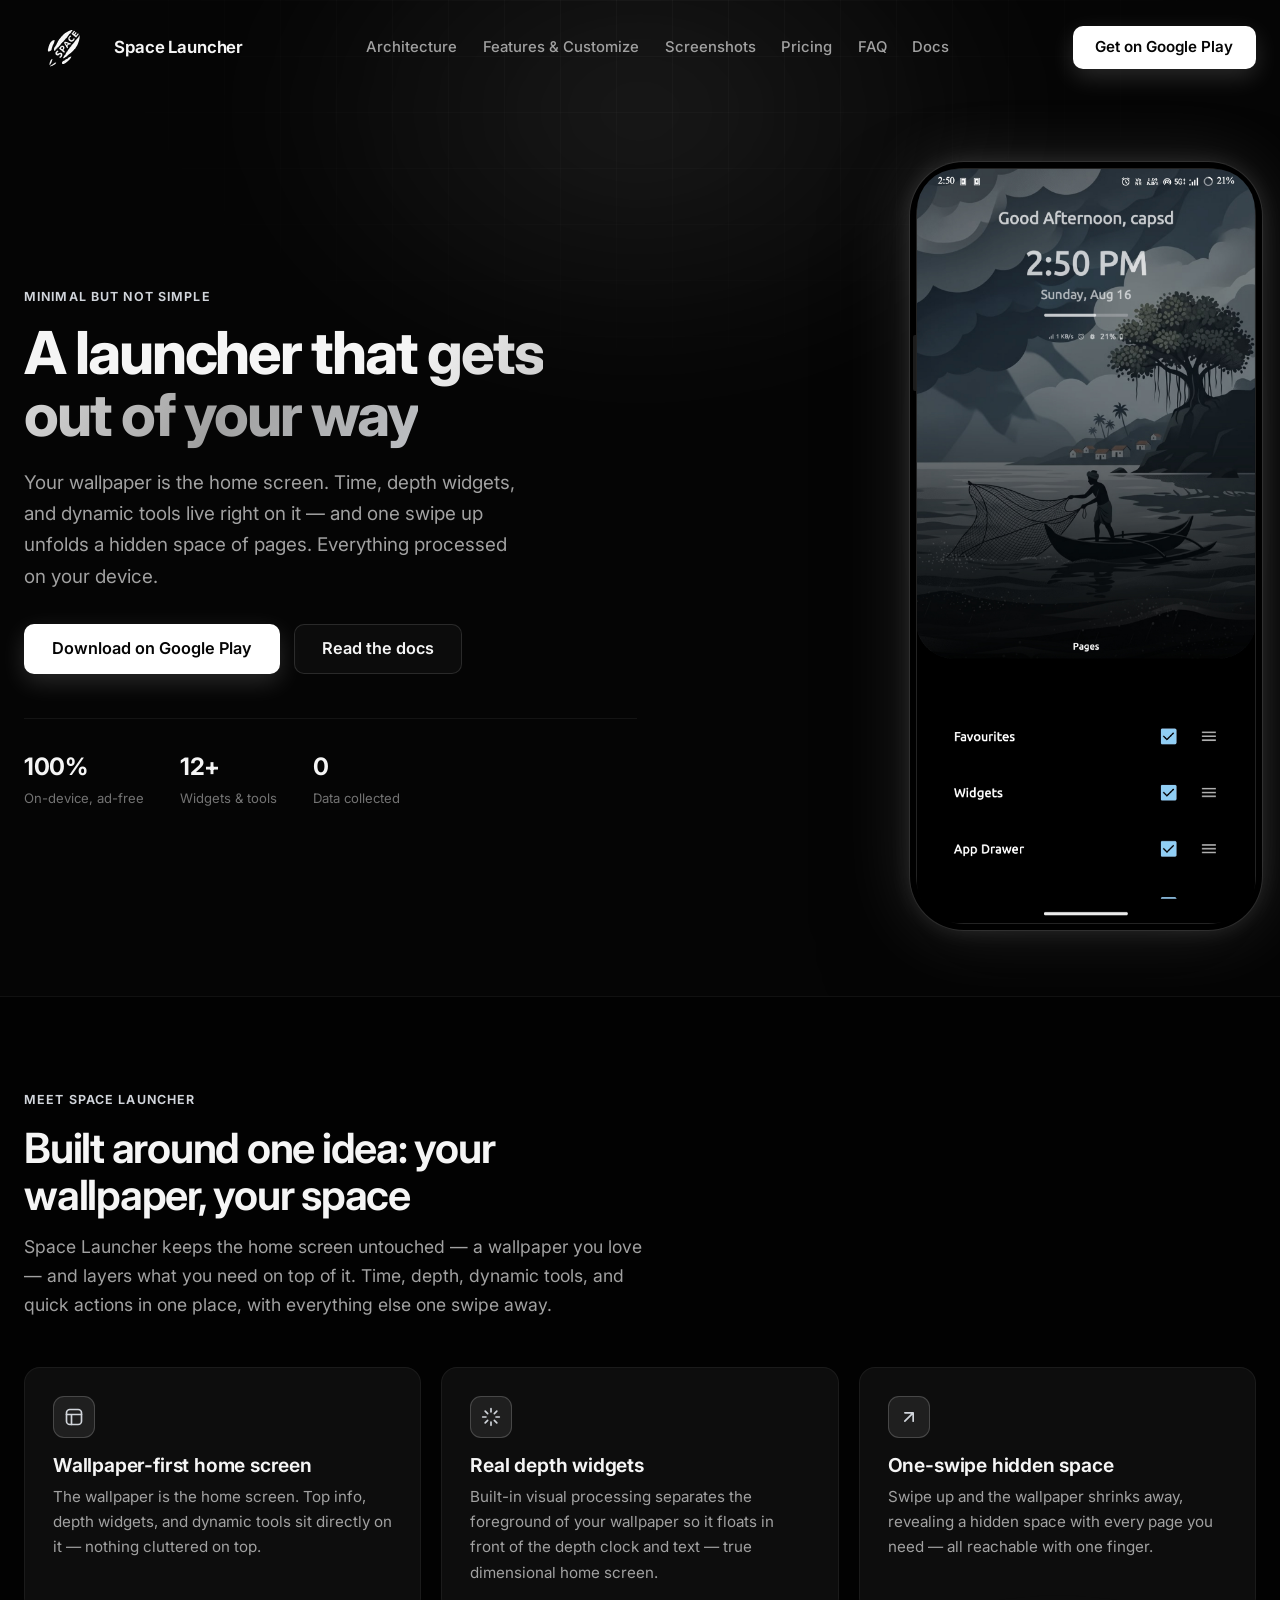
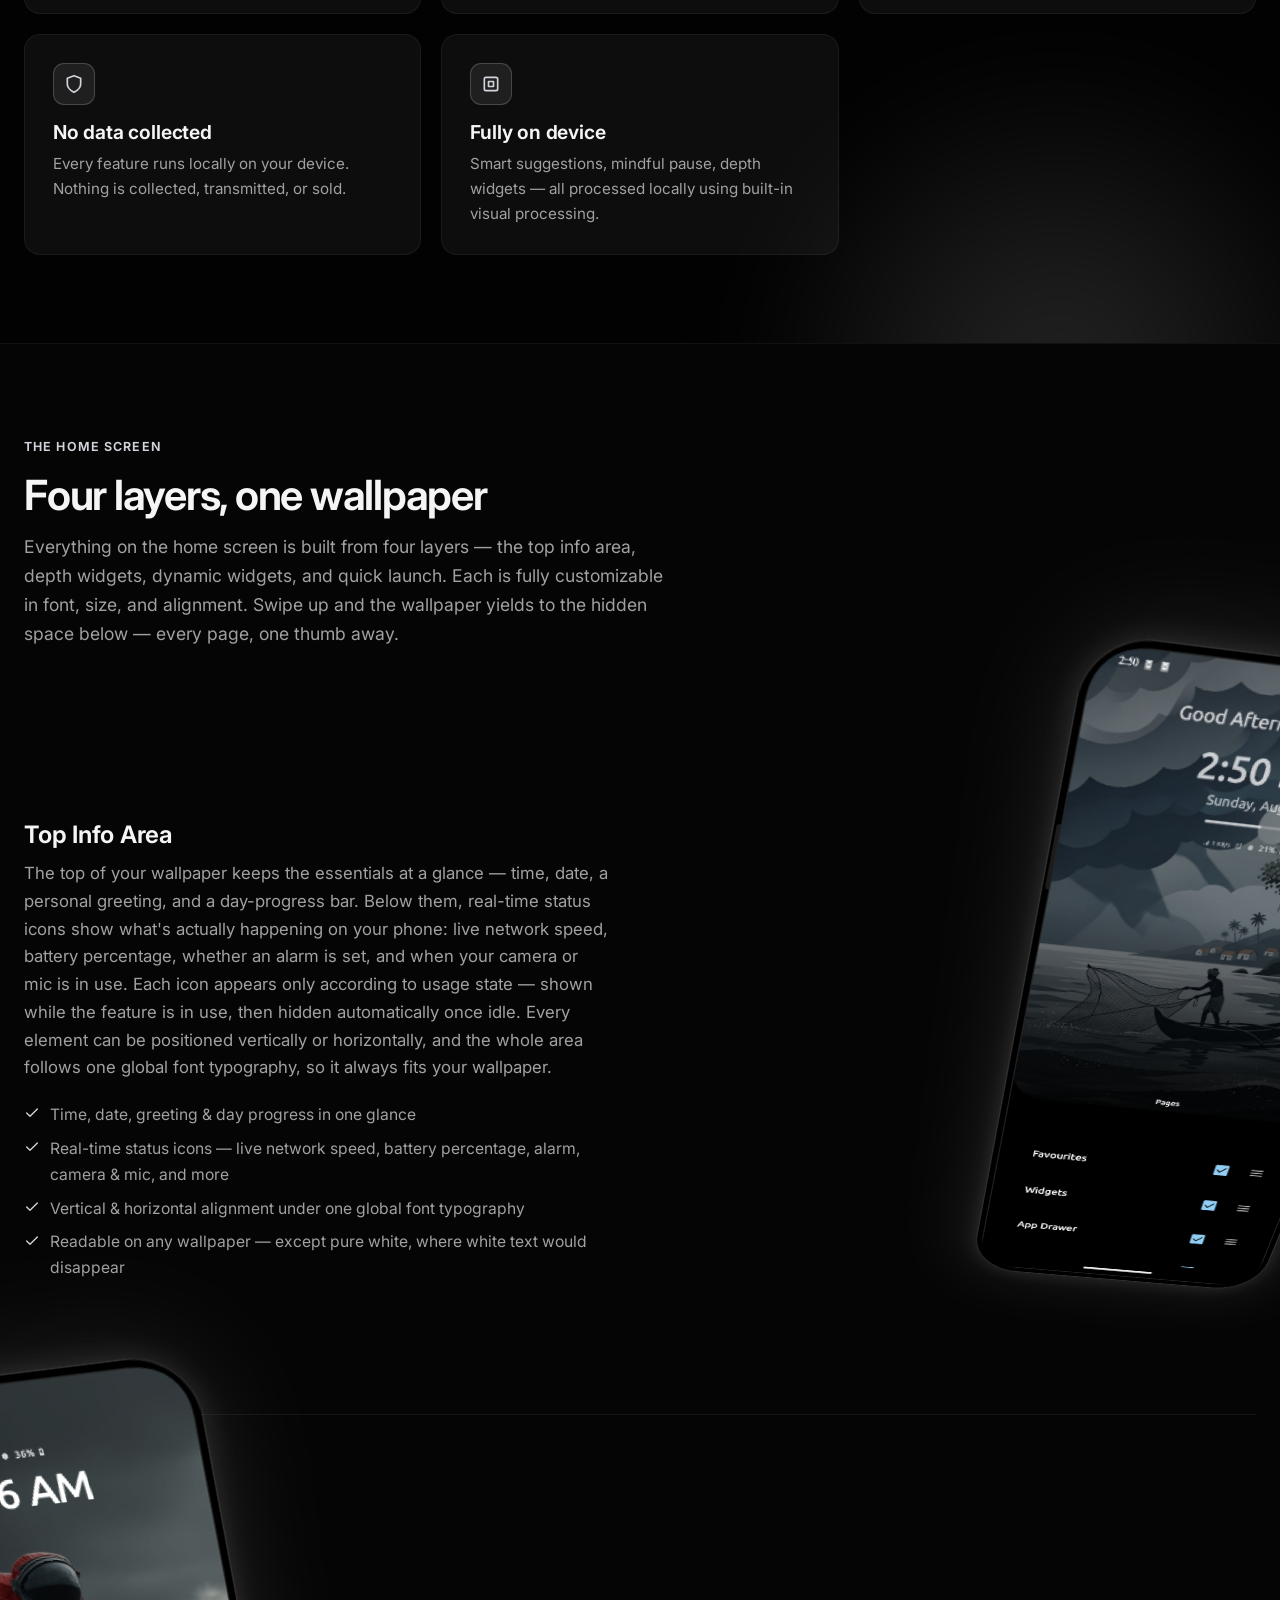
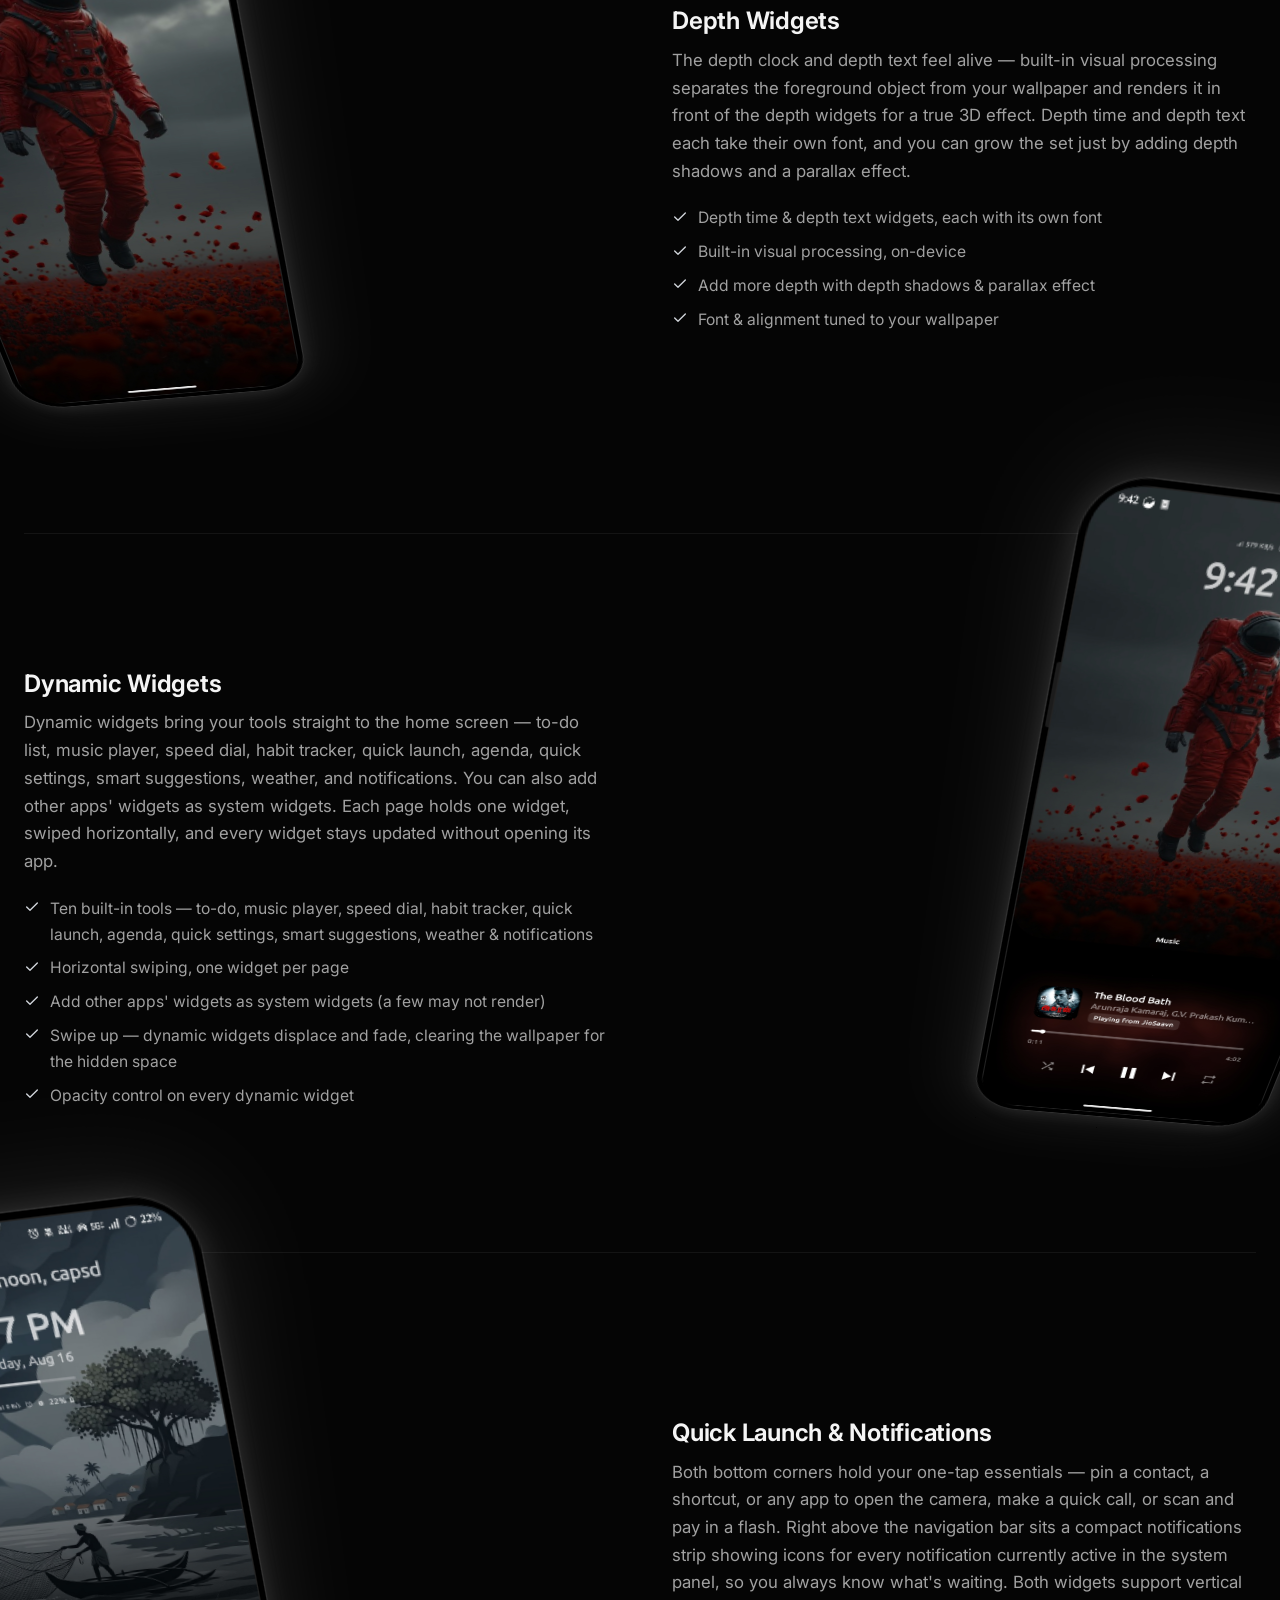
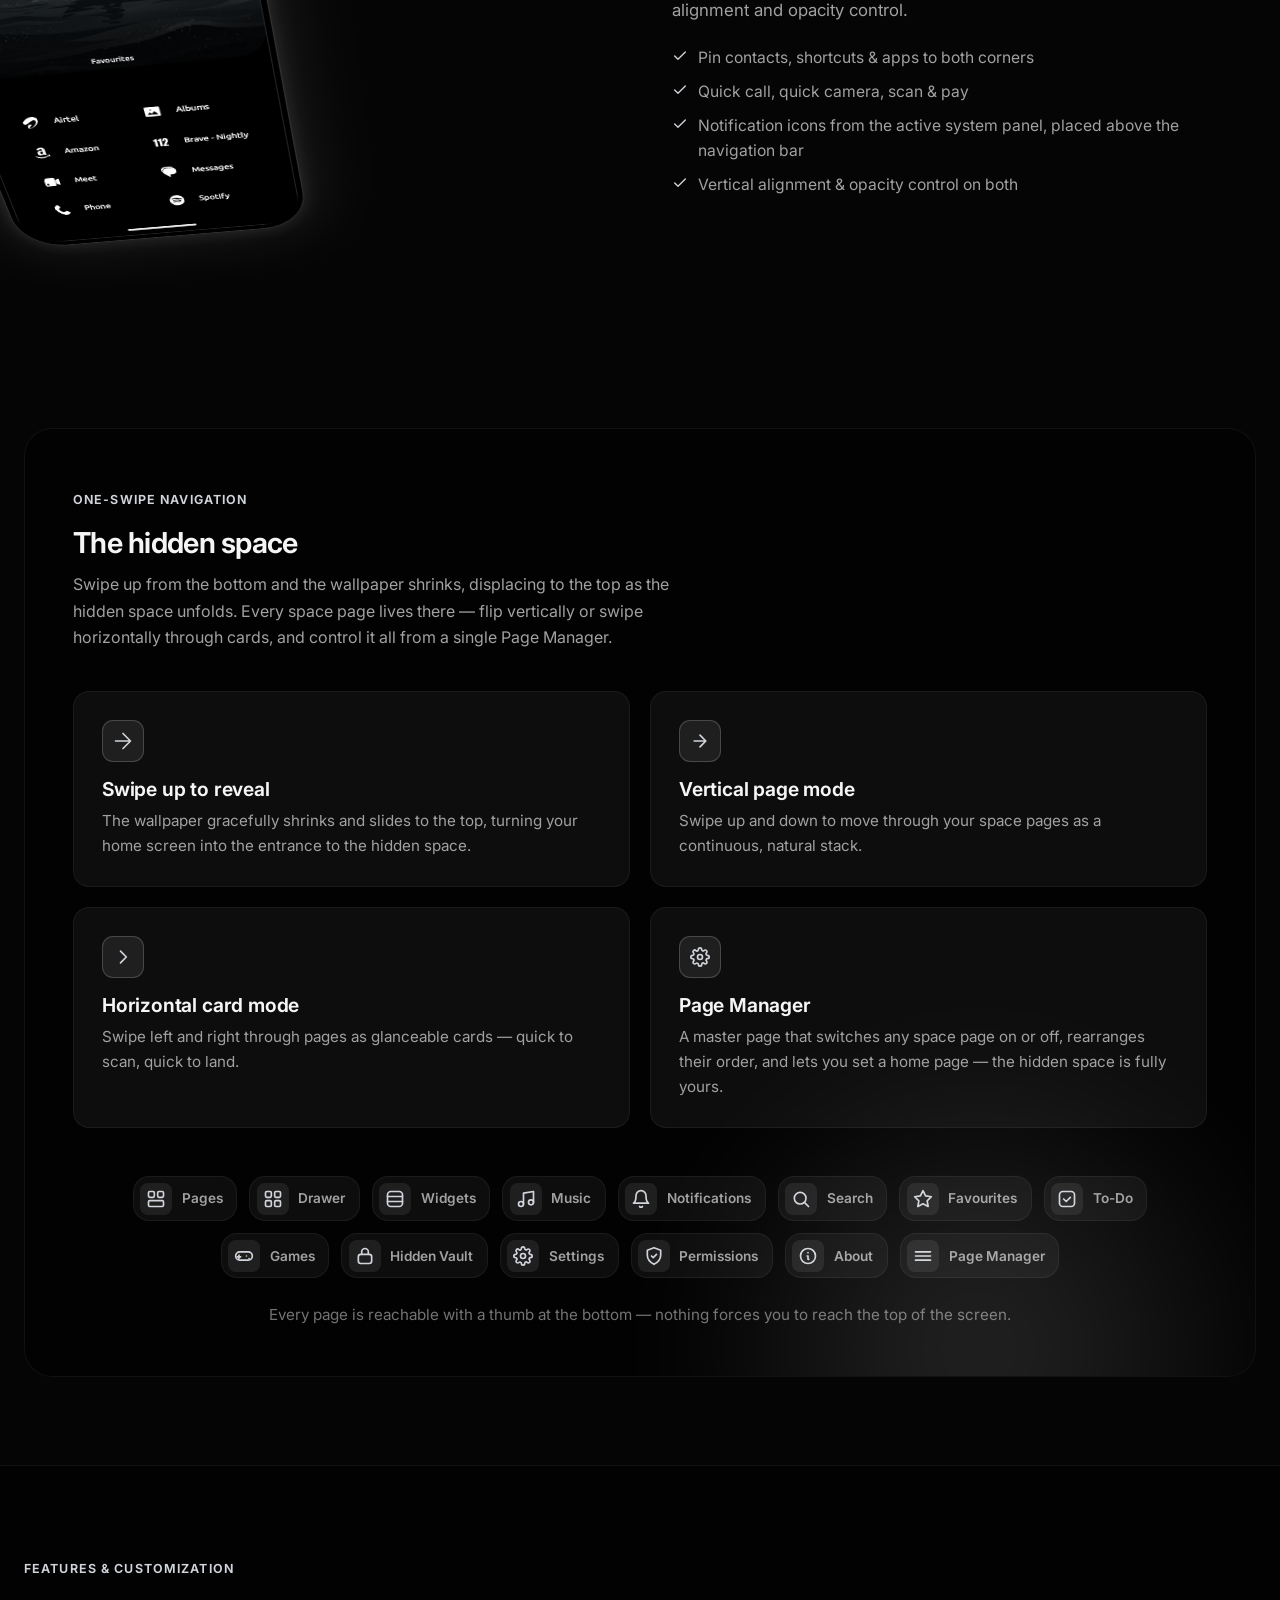
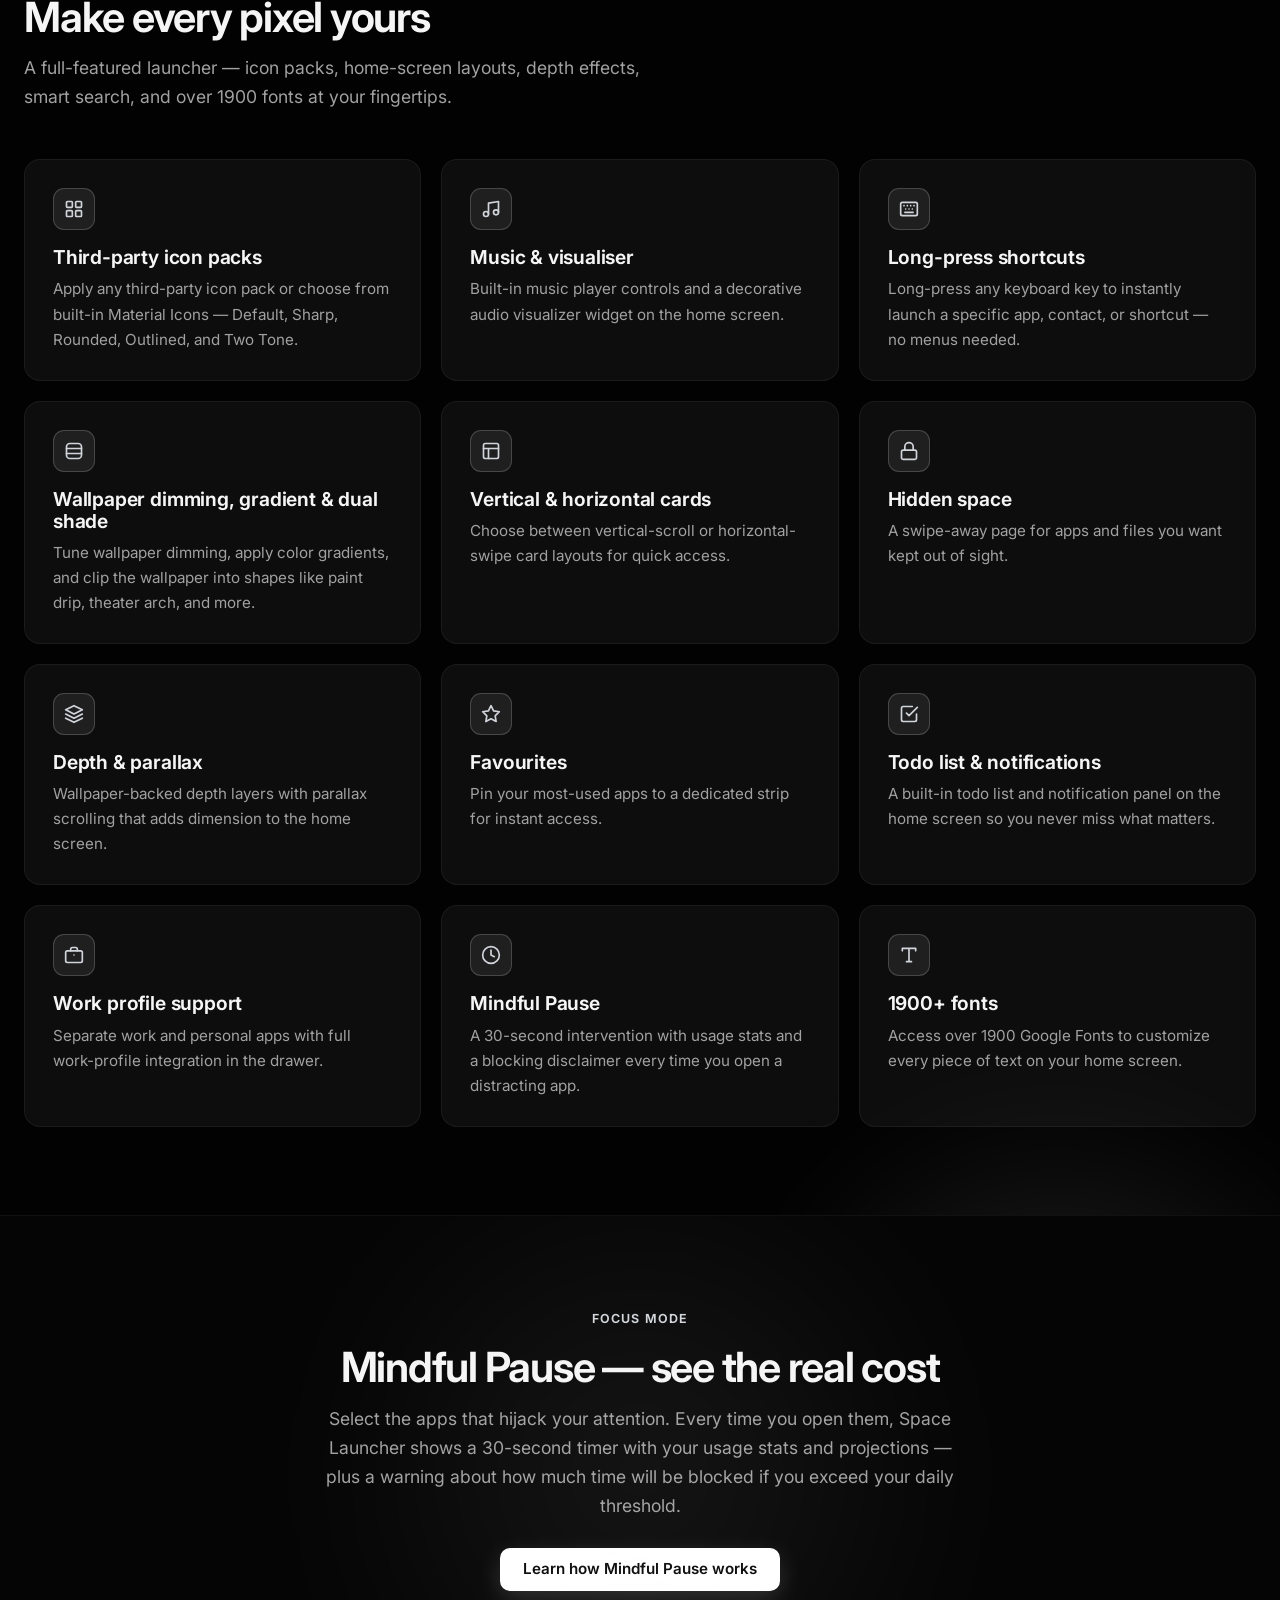
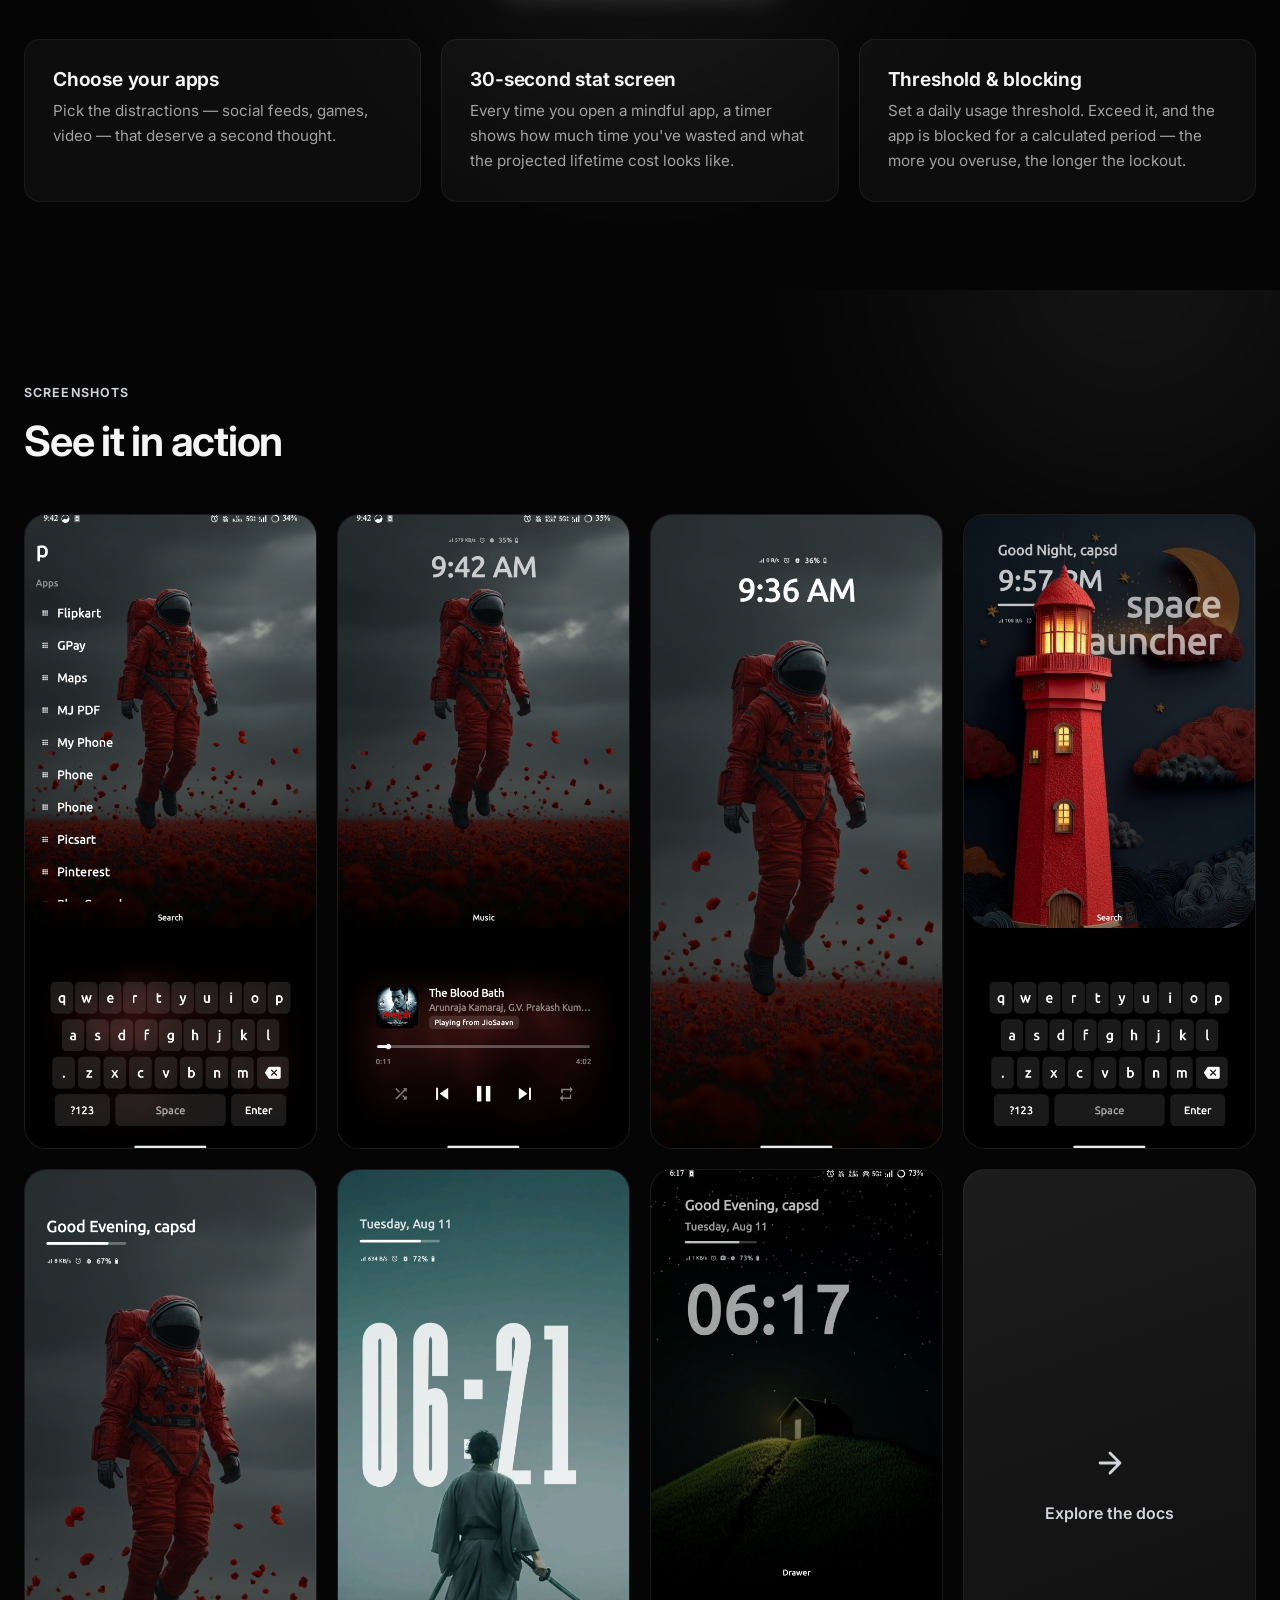
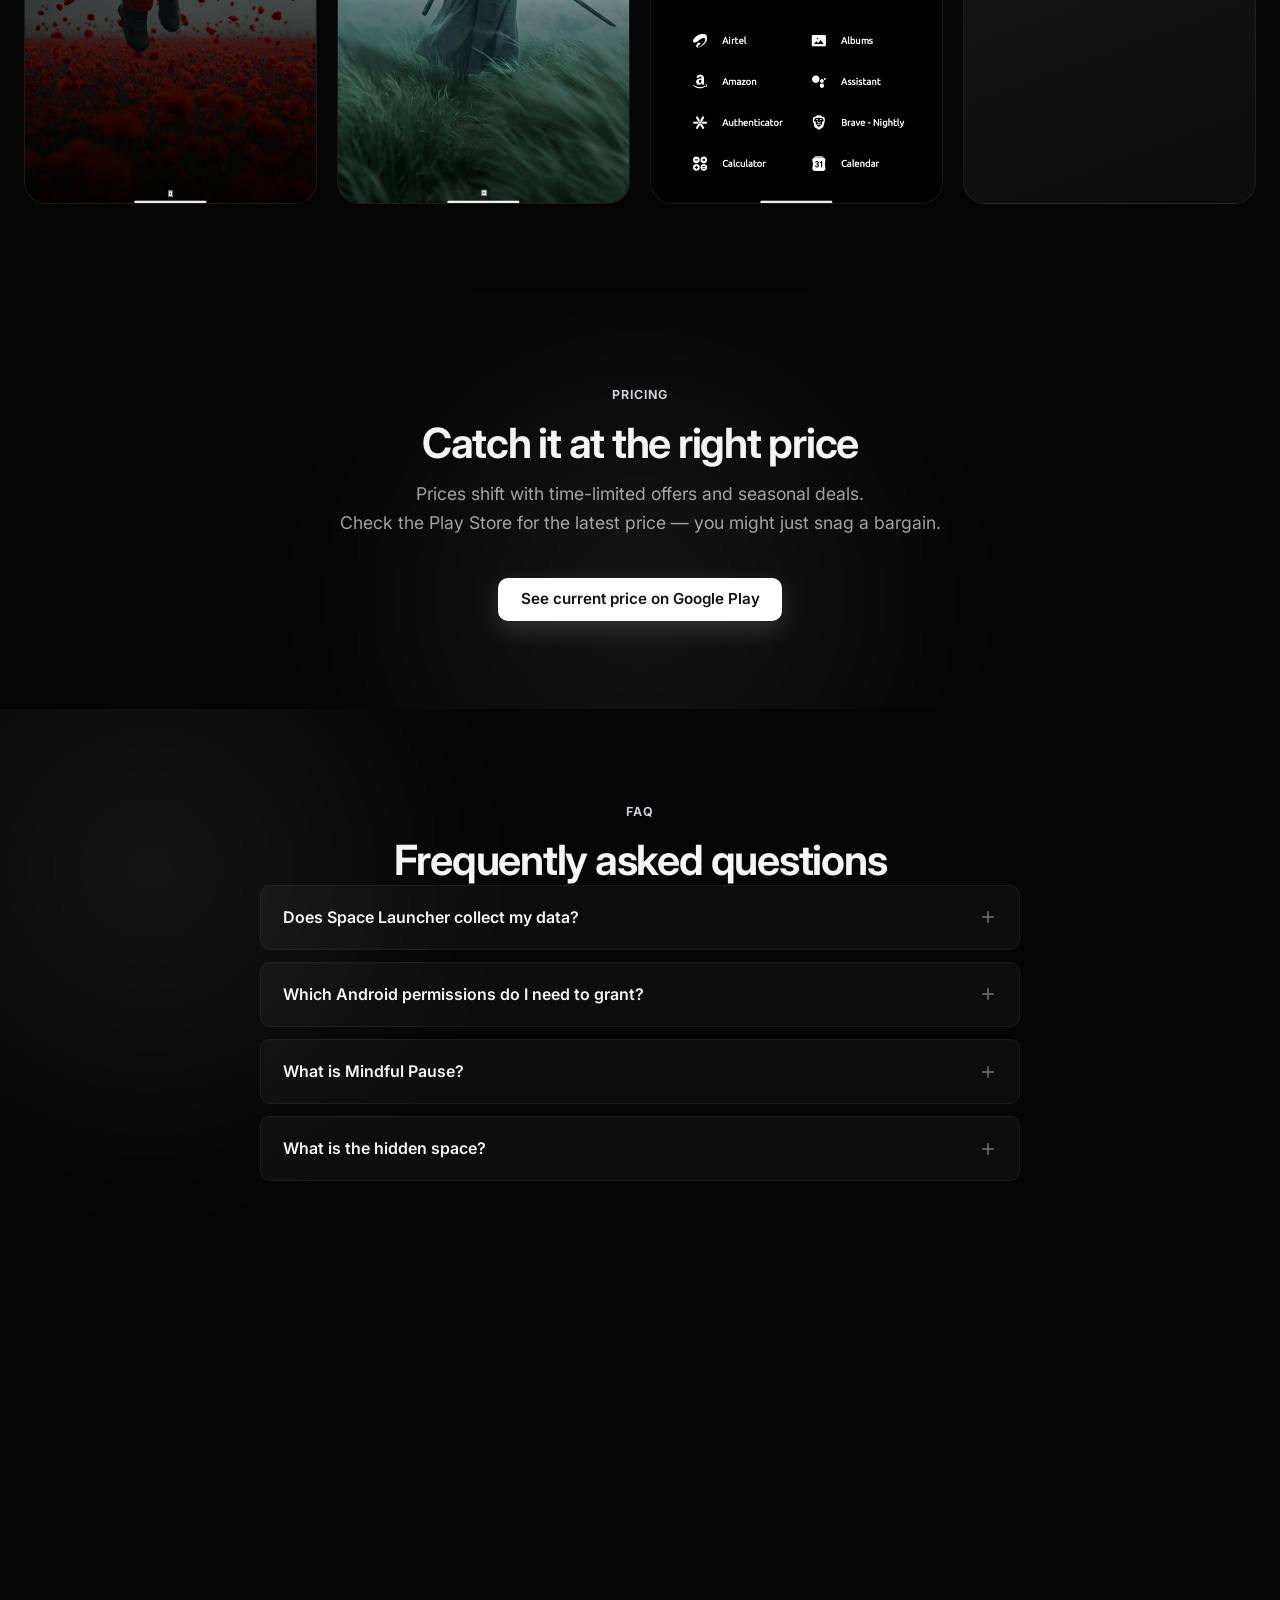
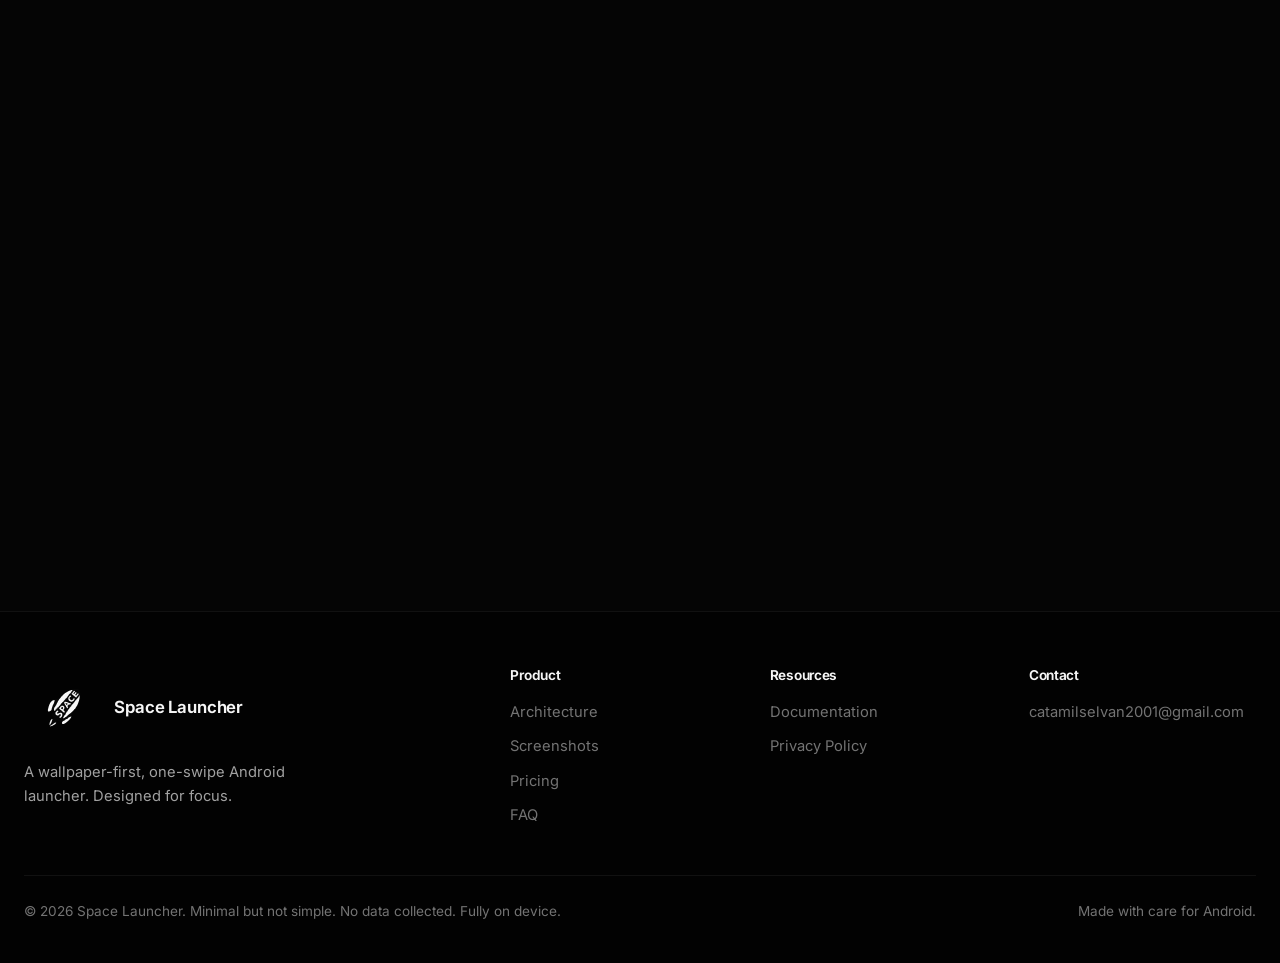
<file: index.html>
<!DOCTYPE html>
<html lang="en">
<head>
    <meta charset="UTF-8">
    <meta name="viewport" content="width=device-width, initial-scale=1.0">
    <title>Space Launcher — A minimalist Android launcher for focus</title>
    <meta name="description" content="Space Launcher is a hyper-focused, minimalist Android launcher designed to reduce screen time and maximize productivity. Widgets, deep customization, and mindful pause — all on-device.">
    <link rel="preconnect" href="https://fonts.googleapis.com">
    <link rel="preconnect" href="https://fonts.gstatic.com" crossorigin>
    <link href="https://fonts.googleapis.com/css2?family=Inter:wght@400;500;600;650;750;800&display=swap" rel="stylesheet">
    <link rel="icon" type="image/svg+xml" href="favicon.svg">
    <link rel="icon" type="image/png" sizes="256x256" href="favicon.png">
    <link rel="apple-touch-icon" href="favicon.png">
    <link rel="stylesheet" href="css/style.css">
</head>
<body>

    <!-- ================= Nav ================= -->
    <nav class="nav">
        <div class="nav-inner">
            <a href="#" class="brand">
                <img class="brand-logo" src="Resources/finalforeground.svg" alt="Space Launcher logo">
                Space Launcher
            </a>
            <div class="nav-links">
                <a href="#widgets">Architecture</a>
                <a href="#customize">Features &amp; Customize</a>
                <a href="#gallery">Screenshots</a>
                <a href="#pricing">Pricing</a>
                <a href="#faq">FAQ</a>
                <a href="docs.html">Docs</a>
            </div>
            <div class="nav-cta">
                <a href="https://play.google.com/store/apps/details?id=com.catamsp.spacelauncher" class="btn btn-primary">Get on Google Play</a>
                <button class="nav-toggle" aria-label="Toggle menu" aria-expanded="false">
                    <svg width="18" height="18" viewBox="0 0 24 24" fill="none" stroke="currentColor" stroke-width="2" stroke-linecap="round"><path d="M4 6h16M4 12h16M4 18h16"/></svg>
                </button>
            </div>
        </div>
    </nav>

    <!-- ================= Hero ================= -->
    <header class="hero">
        <div class="hero-bg">
            <div class="hero-glow"></div>
            <div class="hero-grid"></div>
        </div>
        <div class="container hero-inner">
            <div class="hero-copy">
                <span class="eyebrow reveal">Minimal but not simple</span>
                <h1 class="hero-title reveal reveal-d1">
                    A launcher that <span class="gradient-text">gets out of your way</span>
                </h1>
                <p class="hero-sub reveal reveal-d2">
                    Your wallpaper is the home screen. Time, depth widgets, and dynamic tools live right on it —
                    and one swipe up unfolds a hidden space of pages. Everything processed on your device.
                </p>
                <div class="btn-row reveal reveal-d3">
                    <a href="https://play.google.com/store/apps/details?id=com.catamsp.spacelauncher" class="btn btn-primary btn-lg">Download on Google Play</a>
                    <a href="docs.html" class="btn btn-ghost btn-lg">Read the docs</a>
                </div>
                <div class="hero-stats reveal reveal-d4">
                    <div>
                        <div class="stat-num">100%</div>
                        <div class="stat-label">On-device, ad-free</div>
                    </div>
                    <div>
                        <div class="stat-num">12+</div>
                        <div class="stat-label">Widgets &amp; tools</div>
                    </div>
                    <div>
                        <div class="stat-num">0</div>
                        <div class="stat-label">Data collected</div>
                    </div>
                </div>
            </div>

            <div class="phone-wrap reveal reveal-d2">
                <div class="phone-halo"></div>
                <div class="phone">
                    <div class="carousel">
                        <img src="Resources/Fullspace/Pages.jpg" alt="Pages and workspaces">
                        <img src="Resources/Fullspace/Widgets.jpg" alt="Widgets">
                        <img src="Resources/Fullspace/Music.jpg" alt="Music player">
                        <img src="Resources/Fullspace/Notifications.jpg" alt="Notifications">
                        <img src="Resources/Fullspace/Search.jpg" alt="Universal search">
                        <img src="Resources/Fullspace/Drawer.jpg" alt="App drawer">
                        <img src="Resources/Fullspace/Favourites.jpg" alt="Favourites">
                        <img src="Resources/Fullspace/TO-do.jpg" alt="To-do list">
                        <img src="Resources/Fullspace/Games.jpg" alt="Built-in games">
                        <img src="Resources/Fullspace/Hidden-vault.jpg" alt="Hidden vault">
                        <img src="Resources/Fullspace/Launcher-settings.jpg" alt="Launcher settings">
                        <img src="Resources/Fullspace/Permissions.jpg" alt="Permissions">
                        <img src="Resources/Fullspace/About.jpg" alt="About">
                    </div>
                </div>
            </div>
        </div>
    </header>

    <!-- ================= Intro band ================= -->
    <section class="band">
        <div class="band-glow"></div>
        <div class="container">
            <div class="section-head reveal">
                <span class="eyebrow">Meet Space Launcher</span>
                <h2>Built around one idea: your wallpaper, your space</h2>
                <p>Space Launcher keeps the home screen untouched — a wallpaper you love — and layers what you need on top of it. Time, depth, dynamic tools, and quick actions in one place, with everything else one swipe away.</p>
            </div>
            <div class="grid-3">
                <div class="card reveal reveal-d1">
                    <div class="icon-box">
                        <svg viewBox="0 0 24 24" fill="none" stroke="currentColor" stroke-width="2" stroke-linecap="round" stroke-linejoin="round"><rect x="3" y="3" width="18" height="18" rx="4"/><path d="M3 9h18M9 21V9"/></svg>
                    </div>
                    <h3>Wallpaper-first home screen</h3>
                    <p>The wallpaper is the home screen. Top info, depth widgets, and dynamic tools sit directly on it — nothing cluttered on top.</p>
                </div>
                <div class="card reveal reveal-d2">
                    <div class="icon-box">
                        <svg viewBox="0 0 24 24" fill="none" stroke="currentColor" stroke-width="2" stroke-linecap="round" stroke-linejoin="round"><path d="M12 2v4M12 18v4M2 12h4M18 12h4M5 5l3 3M16 16l3 3M19 5l-3 3M8 16l-3 3"/></svg>
                    </div>
                    <h3>Real depth widgets</h3>
                    <p>Built-in visual processing separates the foreground of your wallpaper so it floats in front of the depth clock and text — true dimensional home screen.</p>
                </div>
                <div class="card reveal reveal-d3">
                    <div class="icon-box">
                        <svg viewBox="0 0 24 24" fill="none" stroke="currentColor" stroke-width="2" stroke-linecap="round" stroke-linejoin="round"><path d="M7 17L17 7M7 7h10v10"/></svg>
                    </div>
                    <h3>One-swipe hidden space</h3>
                    <p>Swipe up and the wallpaper shrinks away, revealing a hidden space with every page you need — all reachable with one finger.</p>
                </div>
                <div class="card reveal reveal-d1">
                    <div class="icon-box">
                        <svg viewBox="0 0 24 24" fill="none" stroke="currentColor" stroke-width="2" stroke-linecap="round" stroke-linejoin="round"><path d="M12 22s8-4 8-10V5l-8-3-8 3v7c0 6 8 10 8 10z"/></svg>
                    </div>
                    <h3>No data collected</h3>
                    <p>Every feature runs locally on your device. Nothing is collected, transmitted, or sold.</p>
                </div>
                <div class="card reveal reveal-d2">
                    <div class="icon-box">
                        <svg viewBox="0 0 24 24" fill="none" stroke="currentColor" stroke-width="2" stroke-linecap="round" stroke-linejoin="round"><rect x="4" y="4" width="16" height="16" rx="2"/><path d="M9 9h6v6H9z"/></svg>
                    </div>
                    <h3>Fully on device</h3>
                    <p>Smart suggestions, mindful pause, depth widgets — all processed locally using built-in visual processing.</p>
                </div>
            </div>
        </div>
    </section>

    <!-- ================= Widgets & features ================= -->
    <section class="section" id="widgets">
        <div class="section-glow section-glow--tl" aria-hidden="true"></div>
        <div class="container">
            <div class="section-head reveal">
                <span class="eyebrow">The home screen</span>
                <h2>Four layers, one wallpaper</h2>
                <p>Everything on the home screen is built from four layers — the top info area, depth widgets, dynamic widgets, and quick launch. Each is fully customizable in font, size, and alignment. Swipe up and the wallpaper yields to the hidden space below — every page, one thumb away.</p>
            </div>

            <!-- Row: Top Info Area -->
            <div class="feature-row reveal">
                <div class="feature-copy">
                    <h3>Top Info Area</h3>
                    <p>The top of your wallpaper keeps the essentials at a glance — time, date, a personal greeting, and a day-progress bar. Below them, real-time status icons show what's actually happening on your phone: live network speed, battery percentage, whether an alarm is set, and when your camera or mic is in use. Each icon appears only according to usage state — shown while the feature is in use, then hidden automatically once idle. Every element can be positioned vertically or horizontally, and the whole area follows one global font typography, so it always fits your wallpaper.</p>
                    <ul class="feature-list">
                        <li>
                            <svg viewBox="0 0 24 24" fill="none" stroke="currentColor" stroke-width="2" stroke-linecap="round" stroke-linejoin="round"><path d="M20 6L9 17l-5-5"/></svg>
                            Time, date, greeting &amp; day progress in one glance
                        </li>
                        <li>
                            <svg viewBox="0 0 24 24" fill="none" stroke="currentColor" stroke-width="2" stroke-linecap="round" stroke-linejoin="round"><path d="M20 6L9 17l-5-5"/></svg>
                            Real-time status icons — live network speed, battery percentage, alarm, camera &amp; mic, and more
                        </li>
                        <li>
                            <svg viewBox="0 0 24 24" fill="none" stroke="currentColor" stroke-width="2" stroke-linecap="round" stroke-linejoin="round"><path d="M20 6L9 17l-5-5"/></svg>
                            Vertical &amp; horizontal alignment under one global font typography
                        </li>
                        <li>
                            <svg viewBox="0 0 24 24" fill="none" stroke="currentColor" stroke-width="2" stroke-linecap="round" stroke-linejoin="round"><path d="M20 6L9 17l-5-5"/></svg>
                            Readable on any wallpaper — except pure white, where white text would disappear
                        </li>
                    </ul>
                </div>
                <div class="feature-media">
                    <div class="phone">
                        <img class="feature-img" src="Resources/Fullspace/Pages.jpg" alt="Top info area screenshot">
                    </div>
                </div>
            </div>

            <!-- Row: Depth Widgets -->
            <div class="feature-row feature-row--flip reveal">
                <div class="feature-copy">
                    <h3>Depth Widgets</h3>
                    <p>The depth clock and depth text feel alive — built-in visual processing separates the foreground object from your wallpaper and renders it in front of the depth widgets for a true 3D effect. Depth time and depth text each take their own font, and you can grow the set just by adding depth shadows and a parallax effect.</p>
                    <ul class="feature-list">
                        <li>
                            <svg viewBox="0 0 24 24" fill="none" stroke="currentColor" stroke-width="2" stroke-linecap="round" stroke-linejoin="round"><path d="M20 6L9 17l-5-5"/></svg>
                            Depth time &amp; depth text widgets, each with its own font
                        </li>
                        <li>
                            <svg viewBox="0 0 24 24" fill="none" stroke="currentColor" stroke-width="2" stroke-linecap="round" stroke-linejoin="round"><path d="M20 6L9 17l-5-5"/></svg>
                            Built-in visual processing, on-device
                        </li>
                        <li>
                            <svg viewBox="0 0 24 24" fill="none" stroke="currentColor" stroke-width="2" stroke-linecap="round" stroke-linejoin="round"><path d="M20 6L9 17l-5-5"/></svg>
                            Add more depth with depth shadows &amp; parallax effect
                        </li>
                        <li>
                            <svg viewBox="0 0 24 24" fill="none" stroke="currentColor" stroke-width="2" stroke-linecap="round" stroke-linejoin="round"><path d="M20 6L9 17l-5-5"/></svg>
                            Font &amp; alignment tuned to your wallpaper
                        </li>
                    </ul>
                </div>
                <div class="feature-media">
                    <div class="phone">
                        <img class="feature-img" src="Resources/Screenshot_20260812_093642.jpg" alt="Depth widgets screenshot">
                    </div>
                </div>
            </div>

            <!-- Row: Dynamic Widgets -->
            <div class="feature-row reveal">
                <div class="feature-copy">
                    <h3>Dynamic Widgets</h3>
                    <p>Dynamic widgets bring your tools straight to the home screen — to-do list, music player, speed dial, habit tracker, quick launch, agenda, quick settings, smart suggestions, weather, and notifications. You can also add other apps' widgets as system widgets. Each page holds one widget, swiped horizontally, and every widget stays updated without opening its app.</p>
                    <ul class="feature-list">
                        <li>
                            <svg viewBox="0 0 24 24" fill="none" stroke="currentColor" stroke-width="2" stroke-linecap="round" stroke-linejoin="round"><path d="M20 6L9 17l-5-5"/></svg>
                            Ten built-in tools — to-do, music player, speed dial, habit tracker, quick launch, agenda, quick settings, smart suggestions, weather &amp; notifications
                        </li>
                        <li>
                            <svg viewBox="0 0 24 24" fill="none" stroke="currentColor" stroke-width="2" stroke-linecap="round" stroke-linejoin="round"><path d="M20 6L9 17l-5-5"/></svg>
                            Horizontal swiping, one widget per page
                        </li>
                        <li>
                            <svg viewBox="0 0 24 24" fill="none" stroke="currentColor" stroke-width="2" stroke-linecap="round" stroke-linejoin="round"><path d="M20 6L9 17l-5-5"/></svg>
                            Add other apps' widgets as system widgets (a few may not render)
                        </li>
                        <li>
                            <svg viewBox="0 0 24 24" fill="none" stroke="currentColor" stroke-width="2" stroke-linecap="round" stroke-linejoin="round"><path d="M20 6L9 17l-5-5"/></svg>
                            Swipe up — dynamic widgets displace and fade, clearing the wallpaper for the hidden space
                        </li>
                        <li>
                            <svg viewBox="0 0 24 24" fill="none" stroke="currentColor" stroke-width="2" stroke-linecap="round" stroke-linejoin="round"><path d="M20 6L9 17l-5-5"/></svg>
                            Opacity control on every dynamic widget
                        </li>
                    </ul>
                </div>
                <div class="feature-media">
                    <div class="phone">
                        <img class="feature-img" src="Resources/Screenshot_20260812_094208.jpg" alt="Dynamic widgets screenshot">
                    </div>
                </div>
            </div>

            <!-- Row: Quick Launch -->
            <div class="feature-row feature-row--flip reveal">
                <div class="feature-copy">
                    <h3>Quick Launch &amp; Notifications</h3>
                    <p>Both bottom corners hold your one-tap essentials — pin a contact, a shortcut, or any app to open the camera, make a quick call, or scan and pay in a flash. Right above the navigation bar sits a compact notifications strip showing icons for every notification currently active in the system panel, so you always know what's waiting. Both widgets support vertical alignment and opacity control.</p>
                    <ul class="feature-list">
                        <li>
                            <svg viewBox="0 0 24 24" fill="none" stroke="currentColor" stroke-width="2" stroke-linecap="round" stroke-linejoin="round"><path d="M20 6L9 17l-5-5"/></svg>
                            Pin contacts, shortcuts &amp; apps to both corners
                        </li>
                        <li>
                            <svg viewBox="0 0 24 24" fill="none" stroke="currentColor" stroke-width="2" stroke-linecap="round" stroke-linejoin="round"><path d="M20 6L9 17l-5-5"/></svg>
                            Quick call, quick camera, scan &amp; pay
                        </li>
                        <li>
                            <svg viewBox="0 0 24 24" fill="none" stroke="currentColor" stroke-width="2" stroke-linecap="round" stroke-linejoin="round"><path d="M20 6L9 17l-5-5"/></svg>
                            Notification icons from the active system panel, placed above the navigation bar
                        </li>
                        <li>
                            <svg viewBox="0 0 24 24" fill="none" stroke="currentColor" stroke-width="2" stroke-linecap="round" stroke-linejoin="round"><path d="M20 6L9 17l-5-5"/></svg>
                            Vertical alignment &amp; opacity control on both
                        </li>
                    </ul>
                </div>
                <div class="feature-media">
                    <div class="phone">
                        <img class="feature-img" src="Resources/Fullspace/Favourites.jpg" alt="Quick launch favourites screenshot">
                    </div>
                </div>
            </div>

            <div class="arch-panel reveal">
                <div class="band-glow"></div>
                <div class="arch-head reveal">
                    <span class="eyebrow">One-swipe navigation</span>
                    <h3>The hidden space</h3>
                    <p>Swipe up from the bottom and the wallpaper shrinks, displacing to the top as the hidden space unfolds. Every space page lives there — flip vertically or swipe horizontally through cards, and control it all from a single Page Manager.</p>
                </div>
                <div class="grid-2">
                    <div class="card reveal reveal-d1">
                        <div class="icon-box">
                            <svg viewBox="0 0 24 24" fill="none" stroke="currentColor" stroke-width="2" stroke-linecap="round" stroke-linejoin="round"><path d="M3 12h18M12 3l9 9-9 9"/></svg>
                        </div>
                        <h3>Swipe up to reveal</h3>
                        <p>The wallpaper gracefully shrinks and slides to the top, turning your home screen into the entrance to the hidden space.</p>
                    </div>
                    <div class="card reveal reveal-d2">
                        <div class="icon-box">
                            <svg viewBox="0 0 24 24" fill="none" stroke="currentColor" stroke-width="2" stroke-linecap="round" stroke-linejoin="round"><path d="M5 12h14M12 5l7 7-7 7"/></svg>
                        </div>
                        <h3>Vertical page mode</h3>
                        <p>Swipe up and down to move through your space pages as a continuous, natural stack.</p>
                    </div>
                    <div class="card reveal reveal-d1">
                        <div class="icon-box">
                            <svg viewBox="0 0 24 24" fill="none" stroke="currentColor" stroke-width="2" stroke-linecap="round" stroke-linejoin="round"><path d="M9 5l7 7-7 7"/></svg>
                        </div>
                        <h3>Horizontal card mode</h3>
                        <p>Swipe left and right through pages as glanceable cards — quick to scan, quick to land.</p>
                    </div>
                    <div class="card reveal reveal-d2">
                        <div class="icon-box">
                            <svg viewBox="0 0 24 24" fill="none" stroke="currentColor" stroke-width="2" stroke-linecap="round" stroke-linejoin="round"><circle cx="12" cy="12" r="3"/><path d="M19.4 15a1.65 1.65 0 0 0 .33 1.82l.06.06a2 2 0 1 1-2.83 2.83l-.06-.06a1.65 1.65 0 0 0-1.82-.33 1.65 1.65 0 0 0-1 1.51V21a2 2 0 1 1-4 0v-.09A1.65 1.65 0 0 0 9 19.4a1.65 1.65 0 0 0-1.82.33l-.06.06a2 2 0 1 1-2.83-2.83l.06-.06a1.65 1.65 0 0 0 .33-1.82 1.65 1.65 0 0 0-1.51-1H3a2 2 0 1 1 0-4h.09A1.65 1.65 0 0 0 4.6 9a1.65 1.65 0 0 0-.33-1.82l-.06-.06a2 2 0 1 1 2.83-2.83l.06.06a1.65 1.65 0 0 0 1.82.33H9a1.65 1.65 0 0 0 1-1.51V3a2 2 0 1 1 4 0v.09a1.65 1.65 0 0 0 1 1.51 1.65 1.65 0 0 0 1.82-.33l.06-.06a2 2 0 1 1 2.83 2.83l-.06.06a1.65 1.65 0 0 0-.33 1.82V9a1.65 1.65 0 0 0 1.51 1H21a2 2 0 1 1 0 4h-.09a1.65 1.65 0 0 0-1.51 1z"/></svg>
                        </div>
                        <h3>Page Manager</h3>
                        <p>A master page that switches any space page on or off, rearranges their order, and lets you set a home page — the hidden space is fully yours.</p>
                    </div>
                </div>
                <div class="band-pages reveal reveal-d3">
                    <span class="page-chip">
                        <svg viewBox="0 0 24 24" fill="none" stroke="currentColor" stroke-width="2" stroke-linecap="round" stroke-linejoin="round"><rect x="3" y="3" width="7" height="7" rx="1.5"/><rect x="14" y="3" width="7" height="7" rx="1.5"/><rect x="3" y="14" width="18" height="7" rx="1.5"/></svg>
                        Pages
                    </span>
                    <span class="page-chip">
                        <svg viewBox="0 0 24 24" fill="none" stroke="currentColor" stroke-width="2" stroke-linecap="round" stroke-linejoin="round"><rect x="3" y="3" width="7" height="7" rx="1.5"/><rect x="14" y="3" width="7" height="7" rx="1.5"/><rect x="3" y="14" width="7" height="7" rx="1.5"/><rect x="14" y="14" width="7" height="7" rx="1.5"/></svg>
                        Drawer
                    </span>
                    <span class="page-chip">
                        <svg viewBox="0 0 24 24" fill="none" stroke="currentColor" stroke-width="2" stroke-linecap="round" stroke-linejoin="round"><rect x="3" y="3" width="18" height="18" rx="4"/><path d="M3 9h18M3 15h18"/></svg>
                        Widgets
                    </span>
                    <span class="page-chip">
                        <svg viewBox="0 0 24 24" fill="none" stroke="currentColor" stroke-width="2" stroke-linecap="round" stroke-linejoin="round"><path d="M9 18V5l12-2v13"/><circle cx="6" cy="18" r="3"/><circle cx="18" cy="16" r="3"/></svg>
                        Music
                    </span>
                    <span class="page-chip">
                        <svg viewBox="0 0 24 24" fill="none" stroke="currentColor" stroke-width="2" stroke-linecap="round" stroke-linejoin="round"><path d="M18 8a6 6 0 0 0-12 0c0 7-3 9-3 9h18s-3-2-3-9"/><path d="M13.7 21a2 2 0 0 1-3.4 0"/></svg>
                        Notifications
                    </span>
                    <span class="page-chip">
                        <svg viewBox="0 0 24 24" fill="none" stroke="currentColor" stroke-width="2" stroke-linecap="round" stroke-linejoin="round"><circle cx="11" cy="11" r="7"/><path d="M21 21l-4.3-4.3"/></svg>
                        Search
                    </span>
                    <span class="page-chip">
                        <svg viewBox="0 0 24 24" fill="none" stroke="currentColor" stroke-width="2" stroke-linecap="round" stroke-linejoin="round"><path d="M12 2l3.1 6.3 6.9 1-5 4.9 1.2 6.8L12 17.8 5.8 21l1.2-6.8-5-4.9 6.9-1z"/></svg>
                        Favourites
                    </span>
                    <span class="page-chip">
                        <svg viewBox="0 0 24 24" fill="none" stroke="currentColor" stroke-width="2" stroke-linecap="round" stroke-linejoin="round"><rect x="3" y="3" width="18" height="18" rx="4"/><path d="M8 12l3 3 5-5"/></svg>
                        To-Do
                    </span>
                    <span class="page-chip">
                        <svg viewBox="0 0 24 24" fill="none" stroke="currentColor" stroke-width="2" stroke-linecap="round" stroke-linejoin="round"><rect x="2" y="7" width="20" height="10" rx="5"/><path d="M6 11v4M4 13h4M15 12h.01M18 15h.01"/></svg>
                        Games
                    </span>
                    <span class="page-chip">
                        <svg viewBox="0 0 24 24" fill="none" stroke="currentColor" stroke-width="2" stroke-linecap="round" stroke-linejoin="round"><rect x="4" y="10" width="16" height="11" rx="3"/><path d="M8 10V7a4 4 0 0 1 8 0v3"/></svg>
                        Hidden Vault
                    </span>
                    <span class="page-chip">
                        <svg viewBox="0 0 24 24" fill="none" stroke="currentColor" stroke-width="2" stroke-linecap="round" stroke-linejoin="round"><circle cx="12" cy="12" r="3"/><path d="M19.4 15a1.65 1.65 0 0 0 .33 1.82l.06.06a2 2 0 1 1-2.83 2.83l-.06-.06a1.65 1.65 0 0 0-1.82-.33 1.65 1.65 0 0 0-1 1.51V21a2 2 0 1 1-4 0v-.09A1.65 1.65 0 0 0 9 19.4a1.65 1.65 0 0 0-1.82.33l-.06.06a2 2 0 1 1-2.83-2.83l.06-.06a1.65 1.65 0 0 0 .33-1.82 1.65 1.65 0 0 0-1.51-1H3a2 2 0 1 1 0-4h.09A1.65 1.65 0 0 0 4.6 9a1.65 1.65 0 0 0-.33-1.82l-.06-.06a2 2 0 1 1 2.83-2.83l.06.06a1.65 1.65 0 0 0 1.82.33H9a1.65 1.65 0 0 0 1-1.51V3a2 2 0 1 1 4 0v.09a1.65 1.65 0 0 0 1 1.51 1.65 1.65 0 0 0 1.82-.33l.06-.06a2 2 0 1 1 2.83 2.83l-.06.06a1.65 1.65 0 0 0-.33 1.82V9a1.65 1.65 0 0 0 1.51 1H21a2 2 0 1 1 0 4h-.09a1.65 1.65 0 0 0-1.51 1z"/></svg>
                        Settings
                    </span>
                    <span class="page-chip">
                        <svg viewBox="0 0 24 24" fill="none" stroke="currentColor" stroke-width="2" stroke-linecap="round" stroke-linejoin="round"><path d="M12 2l8 3v6c0 5-3.5 8.5-8 11-4.5-2.5-8-6-8-11V5z"/><path d="M9 12l2 2 4-4"/></svg>
                        Permissions
                    </span>
                    <span class="page-chip">
                        <svg viewBox="0 0 24 24" fill="none" stroke="currentColor" stroke-width="2" stroke-linecap="round" stroke-linejoin="round"><circle cx="12" cy="12" r="9"/><path d="M12 8h.01M11 12h1v4h1"/></svg>
                        About
                    </span>
                    <span class="page-chip">
                        <svg viewBox="0 0 24 24" fill="none" stroke="currentColor" stroke-width="2" stroke-linecap="round" stroke-linejoin="round"><path d="M3 7h18M3 12h18M3 17h18"/></svg>
                        Page Manager
                    </span>
                </div>
                <p class="band-note reveal reveal-d4">Every page is reachable with a thumb at the bottom — nothing forces you to reach the top of the screen.</p>
            </div>
        </div>
    </section>

    <!-- ================= Customization ================= -->
    <section class="band" id="customize">
        <div class="band-glow"></div>
        <div class="container">
            <div class="section-head reveal">
                <span class="eyebrow">Features &amp; Customization</span>
                <h2>Make every pixel yours</h2>
                <p>A full-featured launcher — icon packs, home-screen layouts, depth effects, smart search, and over 1900 fonts at your fingertips.</p>
            </div>
            <div class="grid-3">
                <div class="card reveal reveal-d1">
                    <div class="icon-box">
                        <svg viewBox="0 0 24 24" fill="none" stroke="currentColor" stroke-width="2" stroke-linecap="round" stroke-linejoin="round"><rect x="3" y="3" width="7" height="7" rx="1"/><rect x="14" y="3" width="7" height="7" rx="1"/><rect x="3" y="14" width="7" height="7" rx="1"/><rect x="14" y="14" width="7" height="7" rx="1"/></svg>
                    </div>
                    <h3>Third-party icon packs</h3>
                    <p>Apply any third-party icon pack or choose from built-in Material Icons — Default, Sharp, Rounded, Outlined, and Two Tone.</p>
                </div>
                <div class="card reveal reveal-d2">
                    <div class="icon-box">
                        <svg viewBox="0 0 24 24" fill="none" stroke="currentColor" stroke-width="2" stroke-linecap="round" stroke-linejoin="round"><path d="M9 18V5l12-2v13"/><circle cx="6" cy="18" r="3"/><circle cx="18" cy="16" r="3"/></svg>
                    </div>
                    <h3>Music &amp; visualiser</h3>
                    <p>Built-in music player controls and a decorative audio visualizer widget on the home screen.</p>
                </div>
                <div class="card reveal reveal-d3">
                    <div class="icon-box">
                        <svg viewBox="0 0 24 24" fill="none" stroke="currentColor" stroke-width="2" stroke-linecap="round" stroke-linejoin="round"><rect x="2" y="4" width="20" height="16" rx="2"/><path d="M6 8h.01M10 8h.01M14 8h.01M18 8h.01M8 12h.01M12 12h.01M16 12h.01M7 16h10"/></svg>
                    </div>
                    <h3>Long-press shortcuts</h3>
                    <p>Long-press any keyboard key to instantly launch a specific app, contact, or shortcut — no menus needed.</p>
                </div>
                <div class="card reveal reveal-d1">
                    <div class="icon-box">
                        <svg viewBox="0 0 24 24" fill="none" stroke="currentColor" stroke-width="2" stroke-linecap="round" stroke-linejoin="round"><rect x="3" y="3" width="18" height="18" rx="4"/><path d="M3 9h18M3 15h18"/></svg>
                    </div>
                    <h3>Wallpaper dimming, gradient &amp; dual shade</h3>
                    <p>Tune wallpaper dimming, apply color gradients, and clip the wallpaper into shapes like paint drip, theater arch, and more.</p>
                </div>
                <div class="card reveal reveal-d2">
                    <div class="icon-box">
                        <svg viewBox="0 0 24 24" fill="none" stroke="currentColor" stroke-width="2" stroke-linecap="round" stroke-linejoin="round"><rect x="3" y="3" width="18" height="18" rx="2"/><path d="M3 9h18M9 21V9"/></svg>
                    </div>
                    <h3>Vertical &amp; horizontal cards</h3>
                    <p>Choose between vertical-scroll or horizontal-swipe card layouts for quick access.</p>
                </div>
                <div class="card reveal reveal-d3">
                    <div class="icon-box">
                        <svg viewBox="0 0 24 24" fill="none" stroke="currentColor" stroke-width="2" stroke-linecap="round" stroke-linejoin="round"><rect x="3" y="11" width="18" height="11" rx="2"/><path d="M7 11V7a5 5 0 0 1 10 0v4"/></svg>
                    </div>
                    <h3>Hidden space</h3>
                    <p>A swipe-away page for apps and files you want kept out of sight.</p>
                </div>
                <div class="card reveal reveal-d1">
                    <div class="icon-box">
                        <svg viewBox="0 0 24 24" fill="none" stroke="currentColor" stroke-width="2" stroke-linecap="round" stroke-linejoin="round"><path d="M12 2 2 7l10 5 10-5-10-5z"/><path d="M2 17l10 5 10-5"/><path d="M2 12l10 5 10-5"/></svg>
                    </div>
                    <h3>Depth &amp; parallax</h3>
                    <p>Wallpaper-backed depth layers with parallax scrolling that adds dimension to the home screen.</p>
                </div>
                <div class="card reveal reveal-d2">
                    <div class="icon-box">
                        <svg viewBox="0 0 24 24" fill="none" stroke="currentColor" stroke-width="2" stroke-linecap="round" stroke-linejoin="round"><polygon points="12 2 15.09 8.26 22 9.27 17 14.14 18.18 21.02 12 17.77 5.82 21.02 7 14.14 2 9.27 8.91 8.26"/></svg>
                    </div>
                    <h3>Favourites</h3>
                    <p>Pin your most-used apps to a dedicated strip for instant access.</p>
                </div>
                <div class="card reveal reveal-d3">
                    <div class="icon-box">
                        <svg viewBox="0 0 24 24" fill="none" stroke="currentColor" stroke-width="2" stroke-linecap="round" stroke-linejoin="round"><path d="M9 11l3 3L22 4"/><path d="M21 12v7a2 2 0 0 1-2 2H5a2 2 0 0 1-2-2V5a2 2 0 0 1 2-2h11"/></svg>
                    </div>
                    <h3>Todo list &amp; notifications</h3>
                    <p>A built-in todo list and notification panel on the home screen so you never miss what matters.</p>
                </div>
                <div class="card reveal reveal-d1">
                    <div class="icon-box">
                        <svg viewBox="0 0 24 24" fill="none" stroke="currentColor" stroke-width="2" stroke-linecap="round" stroke-linejoin="round"><rect x="2" y="7" width="20" height="14" rx="2"/><path d="M16 7V5a2 2 0 0 0-2-2h-4a2 2 0 0 0-2 2v2"/><path d="M12 12v.01"/></svg>
                    </div>
                    <h3>Work profile support</h3>
                    <p>Separate work and personal apps with full work-profile integration in the drawer.</p>
                </div>
                <div class="card reveal reveal-d2">
                    <div class="icon-box">
                        <svg viewBox="0 0 24 24" fill="none" stroke="currentColor" stroke-width="2" stroke-linecap="round" stroke-linejoin="round"><path d="M12 22c5.523 0 10-4.477 10-10S17.523 2 12 2 2 6.477 2 12s4.477 10 10 10z"/><path d="M12 6v6l4 2"/></svg>
                    </div>
                    <h3>Mindful Pause</h3>
                    <p>A 30-second intervention with usage stats and a blocking disclaimer every time you open a distracting app.</p>
                </div>
                <div class="card reveal reveal-d3">
                    <div class="icon-box">
                        <svg viewBox="0 0 24 24" fill="none" stroke="currentColor" stroke-width="2" stroke-linecap="round" stroke-linejoin="round"><path d="M4 7V4h16v3M9 20h6M12 4v16"/></svg>
                    </div>
                    <h3>1900+ fonts</h3>
                    <p>Access over 1900 Google Fonts to customize every piece of text on your home screen.</p>
                </div>
            </div>
        </div>
    </section>

    <!-- ================= Focus / Mindful ================= -->
    <section class="section" id="focus">
        <div class="section-glow section-glow--cc" aria-hidden="true"></div>
        <div class="container">
            <div class="section-head reveal" style="text-align:center; margin:0 auto;">
                <span class="eyebrow">Focus mode</span>
                <h2>Mindful Pause — see the real cost</h2>
                <p>Select the apps that hijack your attention. Every time you open them, Space Launcher shows a 30-second timer with your usage stats and projections — plus a warning about how much time will be blocked if you exceed your daily threshold.</p>
                <div class="btn-row reveal reveal-d2" style="justify-content:center; margin-top:1.75rem;">
                    <a href="docs.html#pages-settings" class="btn btn-primary">Learn how Mindful Pause works</a>
                </div>
            </div>
                <div class="grid-3" style="margin-top:3rem;">
                <div class="card reveal reveal-d1">
                    <h3>Choose your apps</h3>
                    <p>Pick the distractions — social feeds, games, video — that deserve a second thought.</p>
                </div>
                <div class="card reveal reveal-d2">
                    <h3>30-second stat screen</h3>
                    <p>Every time you open a mindful app, a timer shows how much time you've wasted and what the projected lifetime cost looks like.</p>
                </div>
                <div class="card reveal reveal-d3">
                    <h3>Threshold &amp; blocking</h3>
                    <p>Set a daily usage threshold. Exceed it, and the app is blocked for a calculated period — the more you overuse, the longer the lockout.</p>
                </div>
            </div>
        </div>
    </section>

    <!-- ================= Gallery ================= -->
    <section class="section" id="gallery">
        <div class="section-glow section-glow--tr" aria-hidden="true"></div>
        <div class="container">
            <div class="section-head reveal">
                <span class="eyebrow">Screenshots</span>
                <h2>See it in action</h2>
            </div>
            <div class="gallery-grid">
                <div class="gallery-item reveal reveal-d1">
                    <img src="Resources/Screenshot_20260812_094247.jpg" alt="Space Launcher screenshot 1">
                    <div class="gallery-caption">Home workspace</div>
                </div>
                <div class="gallery-item reveal reveal-d1">
                    <img src="Resources/Screenshot_20260812_094208.jpg" alt="Space Launcher screenshot 2">
                    <div class="gallery-caption">Weather &amp; widgets</div>
                </div>
                <div class="gallery-item reveal reveal-d1">
                    <img src="Resources/Screenshot_20260812_093642.jpg" alt="Space Launcher screenshot 3">
                    <div class="gallery-caption">Depth &amp; layout</div>
                </div>
                <div class="gallery-item reveal reveal-d1">
                    <img src="Resources/Screenshot_20260811_215746.jpg" alt="Space Launcher screenshot 4">
                    <div class="gallery-caption">Games</div>
                </div>
                <div class="gallery-item reveal reveal-d1">
                    <img src="Resources/Screenshot_20260811_183756.jpg" alt="Space Launcher screenshot 5">
                    <div class="gallery-caption">Smart suggestions</div>
                </div>
                <div class="gallery-item reveal reveal-d1">
                    <img src="Resources/Screenshot_20260811_182102.jpg" alt="Space Launcher screenshot 6">
                    <div class="gallery-caption">Music &amp; media</div>
                </div>
                <div class="gallery-item reveal reveal-d1">
                    <img src="Resources/Screenshot_20260811_181702.jpg" alt="Space Launcher screenshot 7">
                    <div class="gallery-caption">Agenda &amp; tasks</div>
                </div>
                <div class="gallery-item reveal reveal-d1" style="background: linear-gradient(160deg, var(--surface-3), var(--surface)); display:flex; align-items:center; justify-content:center;">
                    <a href="docs.html" style="text-align:center;">
                        <svg viewBox="0 0 24 24" width="34" height="34" fill="none" stroke="var(--accent-strong)" stroke-width="2" stroke-linecap="round" stroke-linejoin="round" style="margin:0 auto 0.75rem;"><path d="M5 12h14M12 5l7 7-7 7"/></svg>
                        <div style="font-weight:600;">Explore the docs</div>
                    </a>
                </div>
            </div>
        </div>
    </section>

    <!-- ================= Pricing ================= -->
    <section class="section" id="pricing">
        <div class="section-glow section-glow--cc" aria-hidden="true"></div>
        <div class="container">
            <div class="section-head reveal" style="text-align:center; margin:0 auto;">
                <span class="eyebrow">Pricing</span>
                <h2>Catch it at the right price</h2>
                <p>Prices shift with time-limited offers and seasonal deals.<br>Check the Play Store for the latest price — you might just snag a bargain.</p>
                <a href="https://play.google.com/store/apps/details?id=com.catamsp.spacelauncher"
                   class="btn btn-primary"
                   style="margin-top:1.75rem;">See current price on Google Play</a>
            </div>
        </div>
    </section>

    <!-- ================= FAQ ================= -->
    <section class="section" id="faq">
        <div class="section-glow section-glow--tl" aria-hidden="true"></div>
        <div class="container">
            <div class="section-head reveal" style="text-align:center; margin:0 auto;">
                <span class="eyebrow">FAQ</span>
                <h2>Frequently asked questions</h2>
            </div>
            <div class="faq">
                <div class="faq-item reveal">
                    <button class="faq-q">
                        Does Space Launcher collect my data?
                        <svg viewBox="0 0 24 24" fill="none" stroke="currentColor" stroke-width="2" stroke-linecap="round"><path d="M12 5v14M5 12h14"/></svg>
                    </button>
                    <div class="faq-a"><p>No. All processing happens locally on your device. The only external requests are optional weather data, custom font downloads, and icon pack downloads — all anonymized. See the <a href="privacy.html">Privacy Policy</a>.</p></div>
                </div>
                <div class="faq-item reveal">
                    <button class="faq-q">
                        Which Android permissions do I need to grant?
                        <svg viewBox="0 0 24 24" fill="none" stroke="currentColor" stroke-width="2" stroke-linecap="round"><path d="M12 5v14M5 12h14"/></svg>
                    </button>
                    <div class="faq-a"><p>Permissions are optional and feature-scoped: contacts (search &amp; dial), calendar (Agenda widget), notification access (music controls &amp; visualizer), usage stats (Smart Suggestions), Bluetooth (adapter status only — no scanning or tracking), and storage/media (custom wallpapers and app icons). Depth widgets use built-in visual processing entirely on-device. Each permission only powers the feature it belongs to.</p></div>
                </div>
                <div class="faq-item reveal">
                    <button class="faq-q">
                        What is Mindful Pause?
                        <svg viewBox="0 0 24 24" fill="none" stroke="currentColor" stroke-width="2" stroke-linecap="round"><path d="M12 5v14M5 12h14"/></svg>
                    </button>
                    <div class="faq-a"><p>You select distracting apps and set a daily usage threshold. Every time you open one, a 30-second timer shows your usage stats and projections. A disclaimer warns you how much time will be blocked if you exceed your threshold. You can choose to continue or step back.</p></div>
                </div>
                <div class="faq-item reveal">
                    <button class="faq-q">
                        What is the hidden space?
                        <svg viewBox="0 0 24 24" fill="none" stroke="currentColor" stroke-width="2" stroke-linecap="round"><path d="M12 5v14M5 12h14"/></svg>
                    </button>
                    <div class="faq-a"><p>Swipe up from the bottom and the wallpaper shrinks, displacing to the top as the hidden space unfolds. Every page lives there — Drawer, Widgets, Music, Notifications, Search, Favourites, To-Do, Games, Hidden Vault, Settings and more — in vertical page or horizontal card modes, all reachable with one finger.</p></div>
                </div>
                <div class="faq-item reveal">
                    <button class="faq-q">
                        What are depth widgets?
                        <svg viewBox="0 0 24 24" fill="none" stroke="currentColor" stroke-width="2" stroke-linecap="round"><path d="M12 5v14M5 12h14"/></svg>
                    </button>
                    <div class="faq-a"><p>Depth time and depth text widgets float over your wallpaper. Built-in visual processing runs entirely on-device to separate the foreground object from your wallpaper, rendering it in front of the depth widgets for a true three-dimensional effect.</p></div>
                </div>
                <div class="faq-item reveal">
                    <button class="faq-q">
                        Can I hide apps in a secure vault?
                        <svg viewBox="0 0 24 24" fill="none" stroke="currentColor" stroke-width="2" stroke-linecap="round"><path d="M12 5v14M5 12h14"/></svg>
                    </button>
                    <div class="faq-a"><p>Yes. The Hidden Vault page inside the hidden space stores apps privately, protected by your device's lock screen and biometric security, and can auto-lock after you launch an app from it.</p></div>
                </div>
                <div class="faq-item reveal">
                    <button class="faq-q">
                        What are the system requirements?
                        <svg viewBox="0 0 24 24" fill="none" stroke="currentColor" stroke-width="2" stroke-linecap="round"><path d="M12 5v14M5 12h14"/></svg>
                    </button>
                    <div class="faq-a"><p>Space Launcher runs on Android devices. Some features (wallpaper depth effects, dynamic theming) work best on recent Android versions.</p></div>
                </div>
                <div class="faq-item reveal">
                    <button class="faq-q">
                        How do I set Space Launcher as my default launcher?
                        <svg viewBox="0 0 24 24" fill="none" stroke="currentColor" stroke-width="2" stroke-linecap="round"><path d="M12 5v14M5 12h14"/></svg>
                    </button>
                    <div class="faq-a"><p>Open Space Launcher and follow the on-screen setup, or go to <strong>Settings → Apps → Default apps → Home app</strong> and choose Space Launcher. Full steps are in the <a href="docs.html">documentation</a>.</p></div>
                </div>
            </div>
        </div>
    </section>

    <!-- ================= CTA ================= -->
    <section class="section">
        <div class="container">
            <div class="cta-box reveal">
                <span class="eyebrow">Ready when you are</span>
                <h2>Start your phone with intention</h2>
                <p>Download Space Launcher, and give yourself a home screen designed for focus.</p>
                <div class="btn-row" style="justify-content:center;">
                    <a href="https://play.google.com/store/apps/details?id=com.catamsp.spacelauncher" class="btn btn-primary btn-lg">Download on Google Play</a>
                    <a href="docs.html" class="btn btn-ghost btn-lg">Read the docs</a>
                </div>
            </div>
        </div>
    </section>

    <!-- ================= Footer ================= -->
    <footer class="footer">
        <div class="container">
            <div class="footer-grid">
                <div>
                    <a href="#" class="brand" style="margin-bottom:0.75rem;">
                        <img class="brand-logo" src="Resources/finalforeground.svg" alt="Space Launcher logo">
                        Space Launcher
                    </a>
                    <p style="font-size:0.92rem; max-width:300px;">A wallpaper-first, one-swipe Android launcher. Designed for focus.</p>
                </div>
                <div>
                    <h4>Product</h4>
                    <ul class="footer-links">
                        <li><a href="#widgets">Architecture</a></li>
                        <li><a href="#gallery">Screenshots</a></li>
                        <li><a href="#pricing">Pricing</a></li>
                        <li><a href="#faq">FAQ</a></li>
                    </ul>
                </div>
                <div>
                    <h4>Resources</h4>
                    <ul class="footer-links">
                        <li><a href="docs.html">Documentation</a></li>
                        <li><a href="privacy.html">Privacy Policy</a></li>
                    </ul>
                </div>
                <div>
                    <h4>Contact</h4>
                    <ul class="footer-links">
                        <li><a href="mailto:catamilselvan2001@gmail.com">catamilselvan2001@gmail.com</a></li>
                    </ul>
                </div>
            </div>
            <div class="footer-bottom">
                <span>&copy; 2026 Space Launcher. Minimal but not simple. No data collected. Fully on device.</span>
                <span>Made with care for Android.</span>
            </div>
        </div>
    </footer>

    <script src="js/main.js"></script>
</body>
</html>
</file>
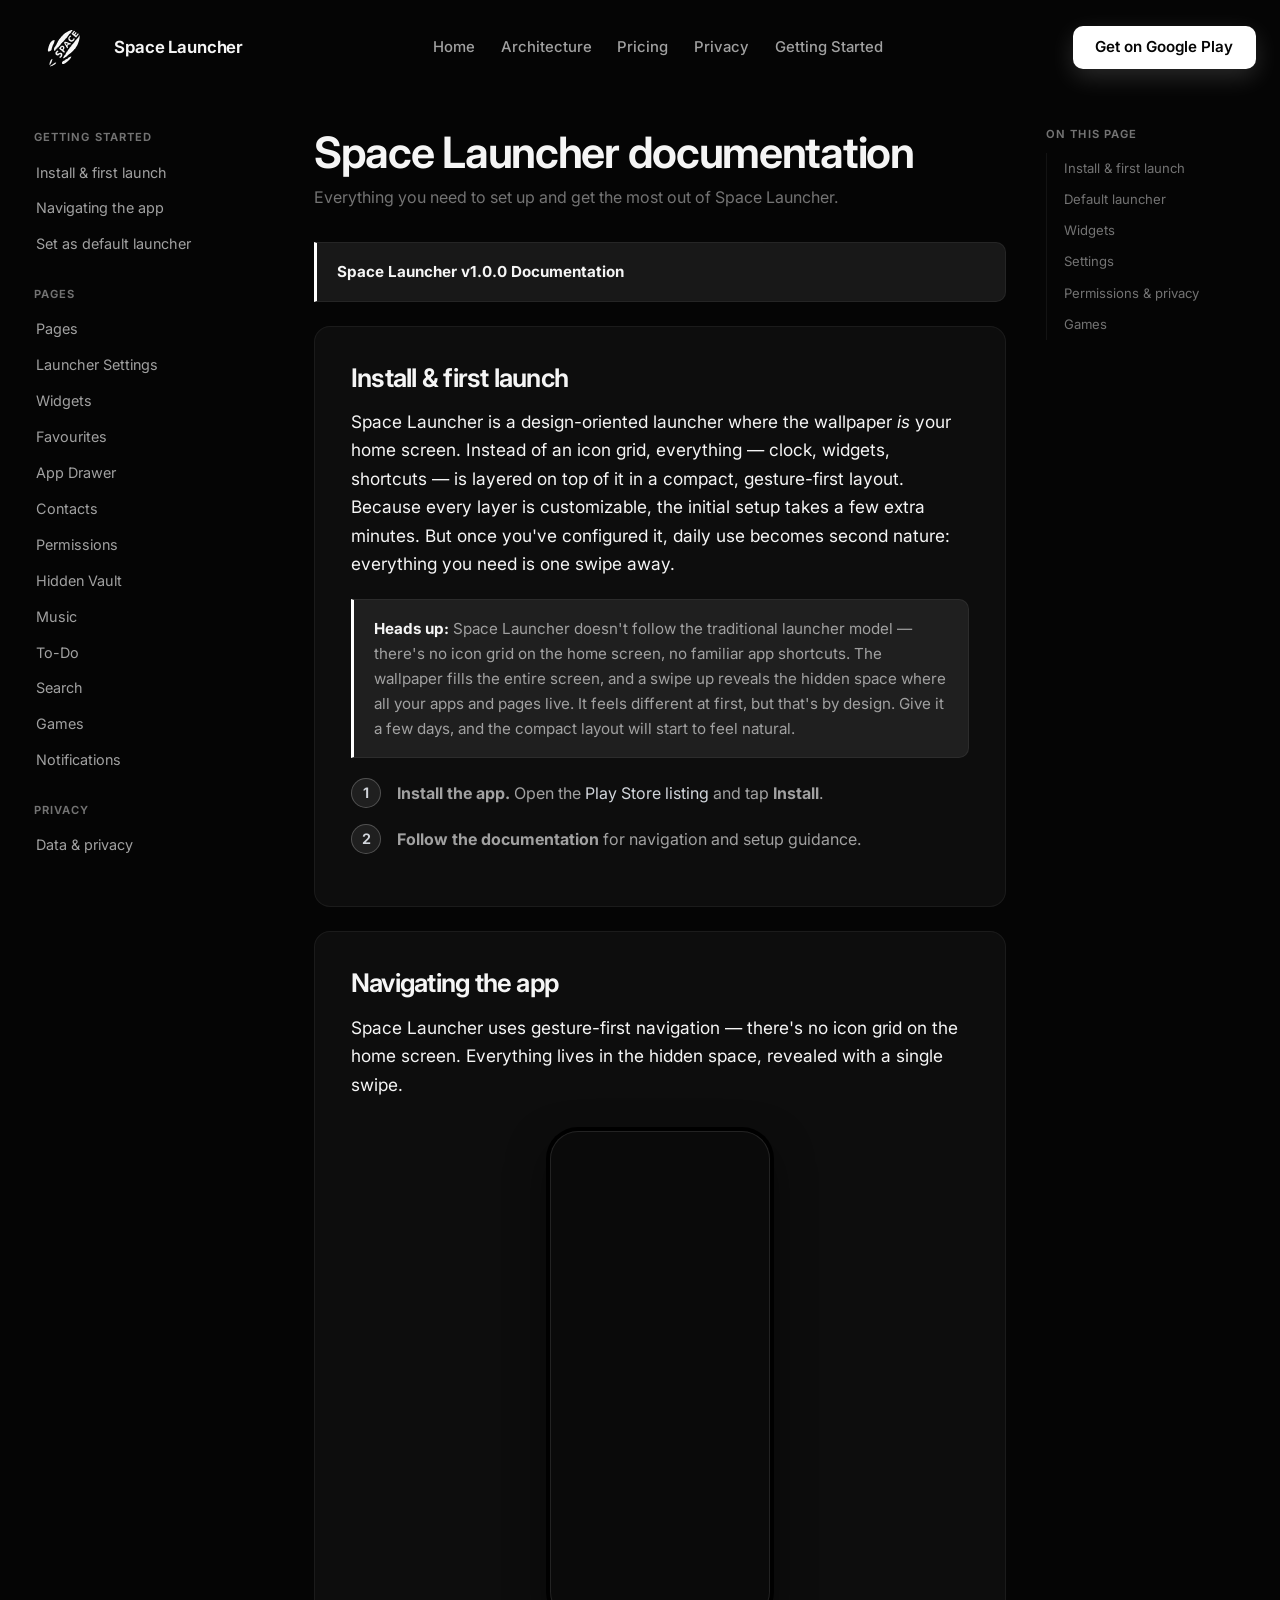
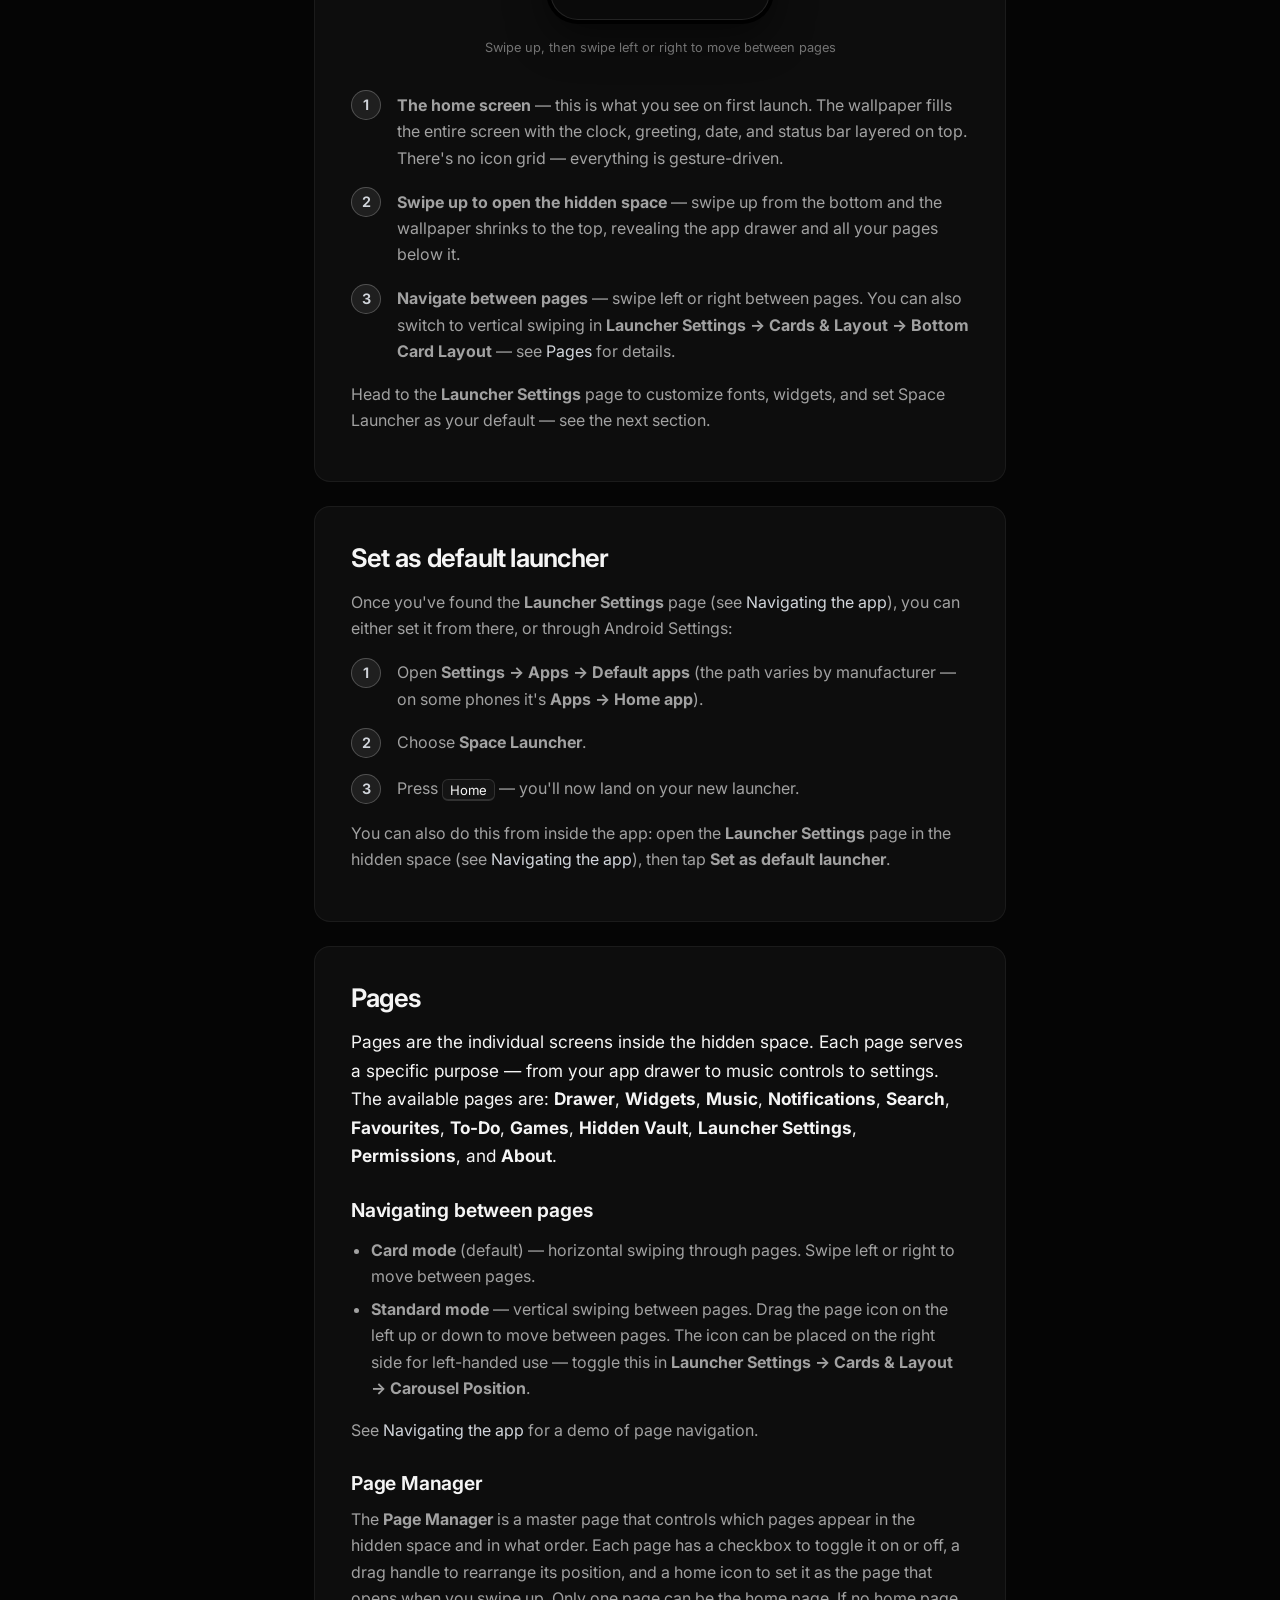
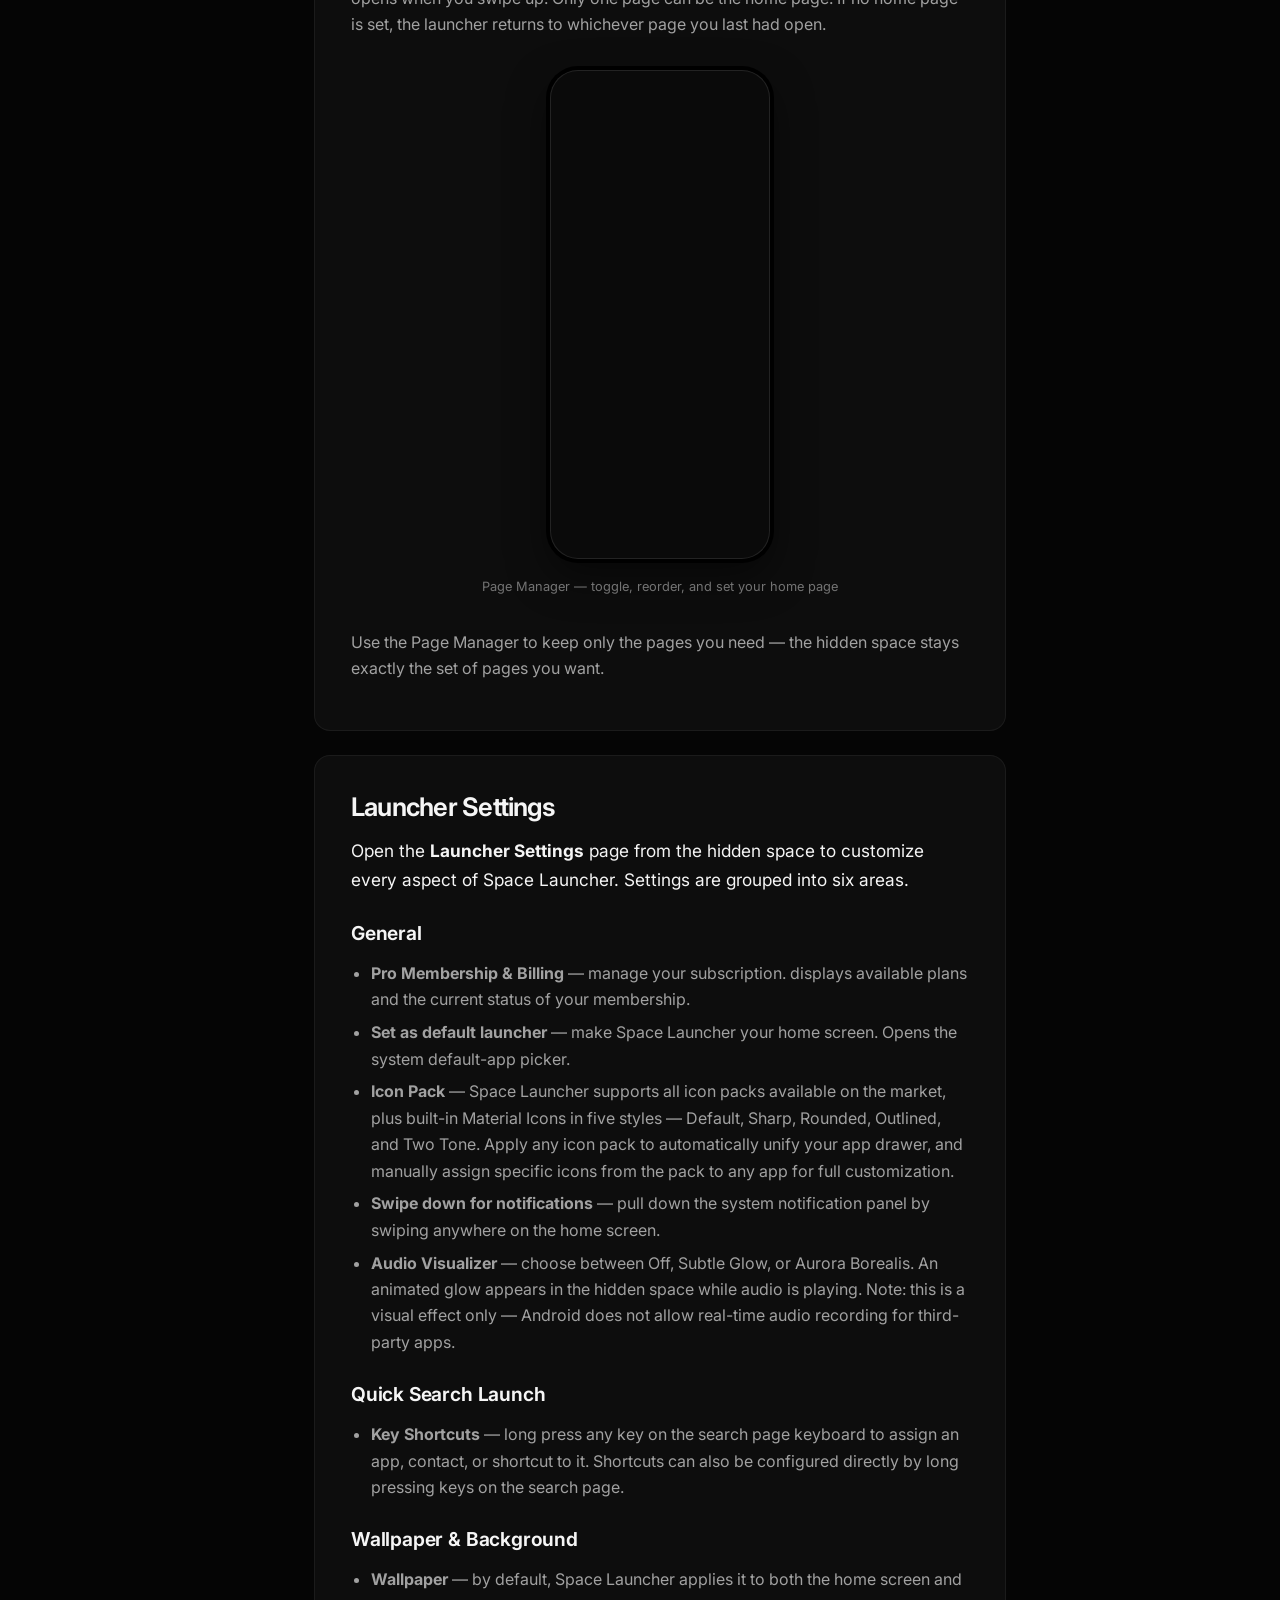
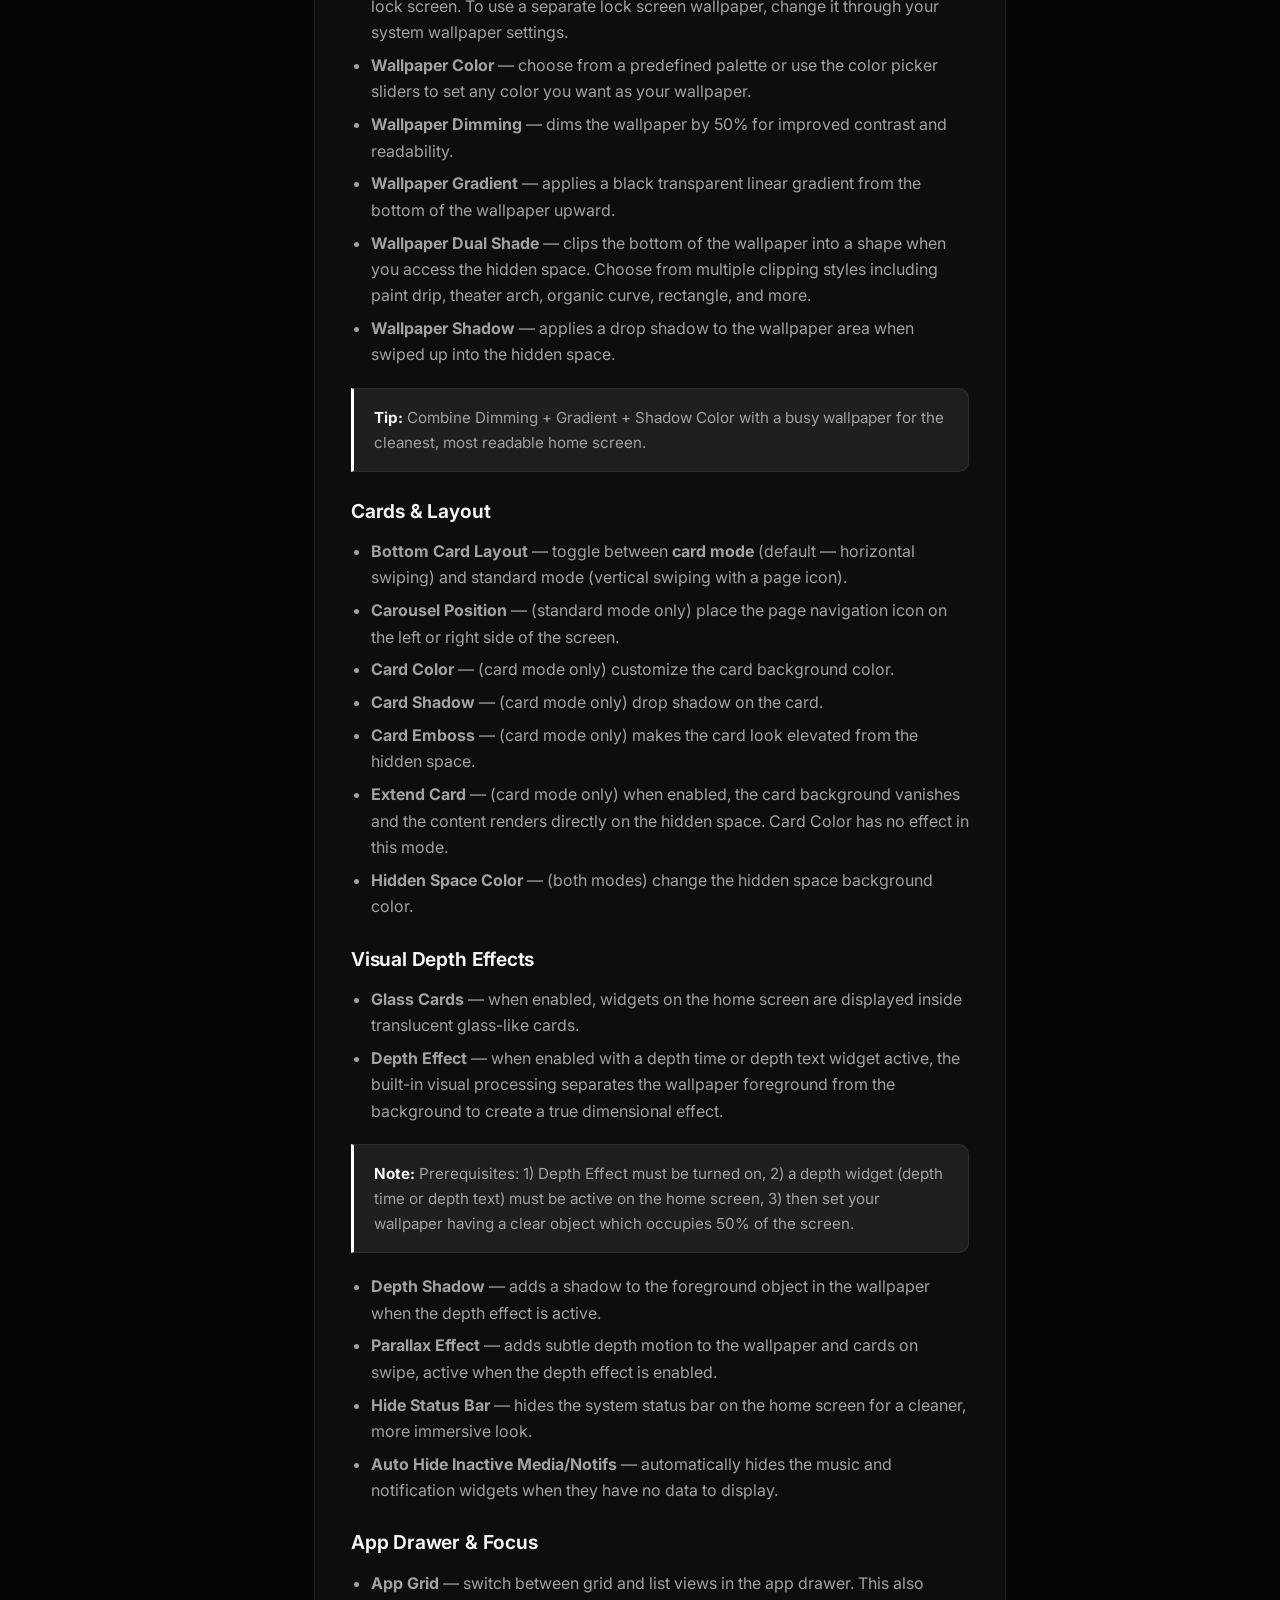
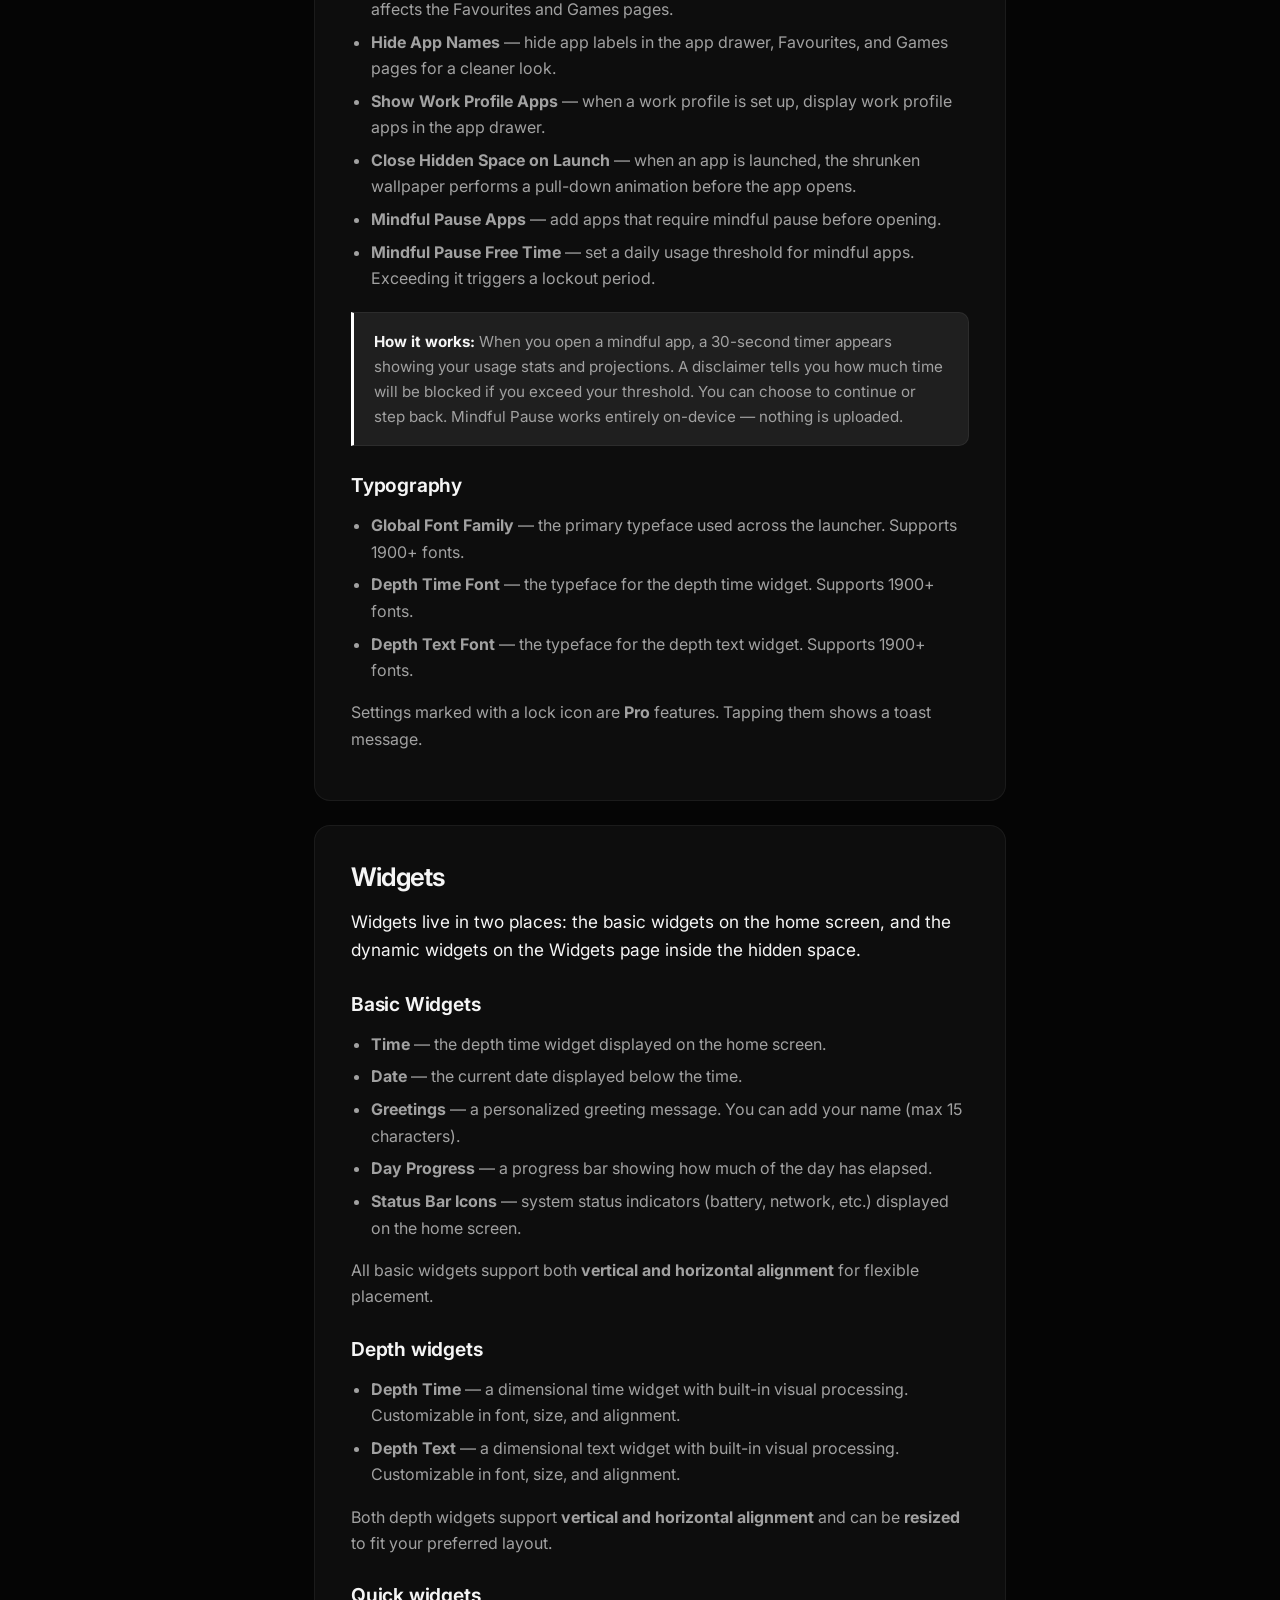
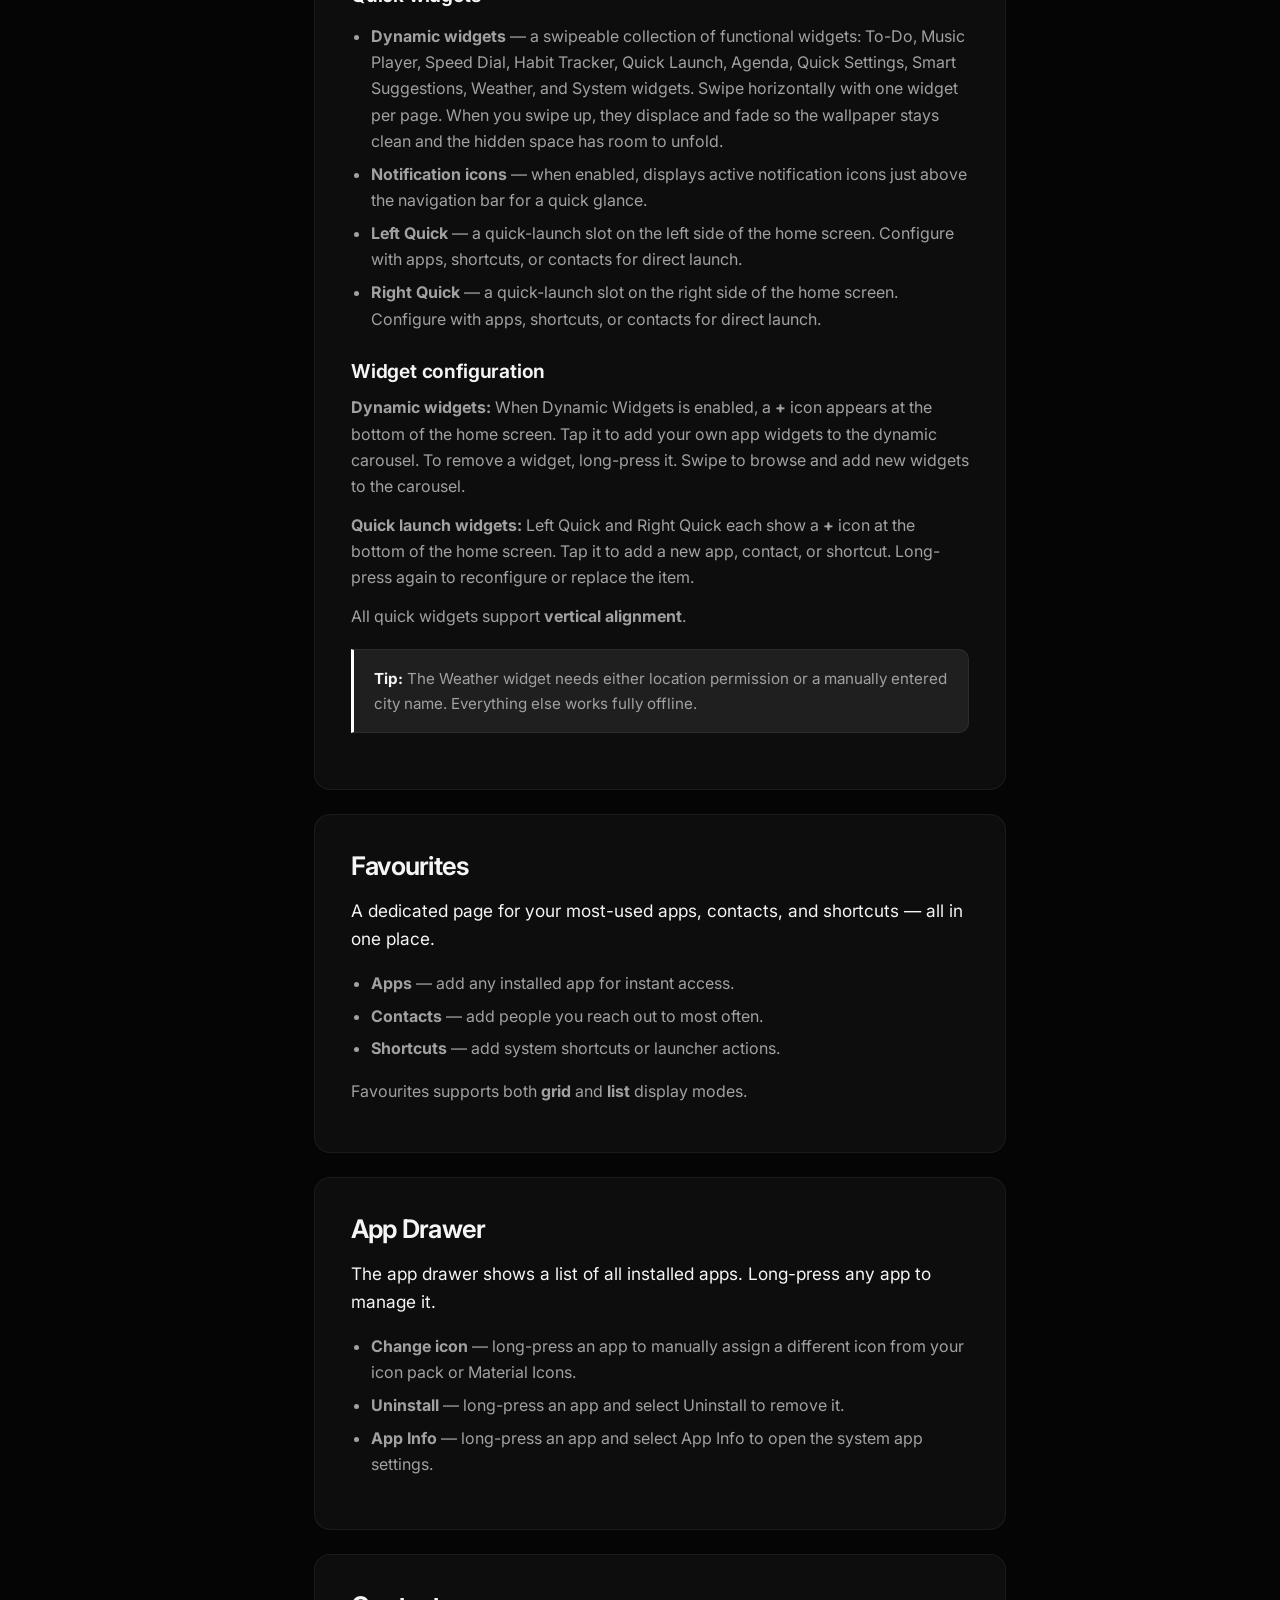
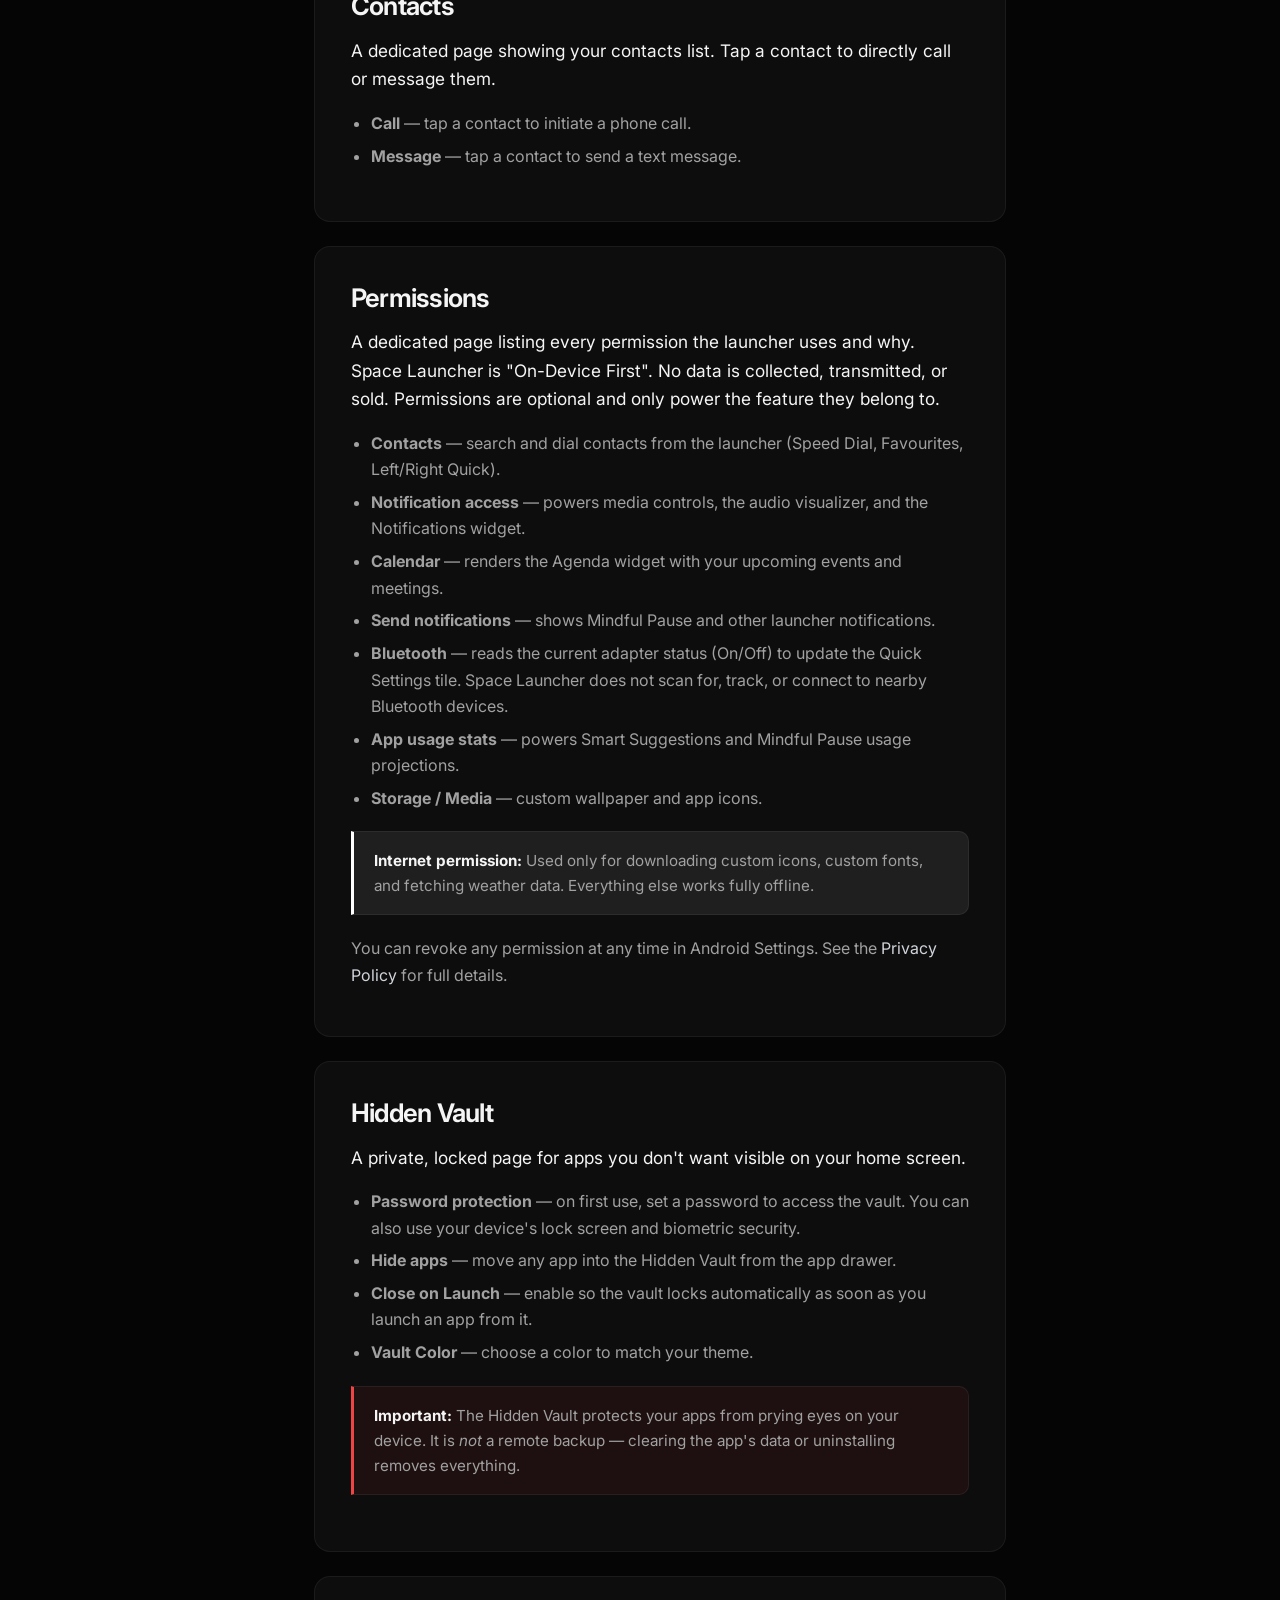
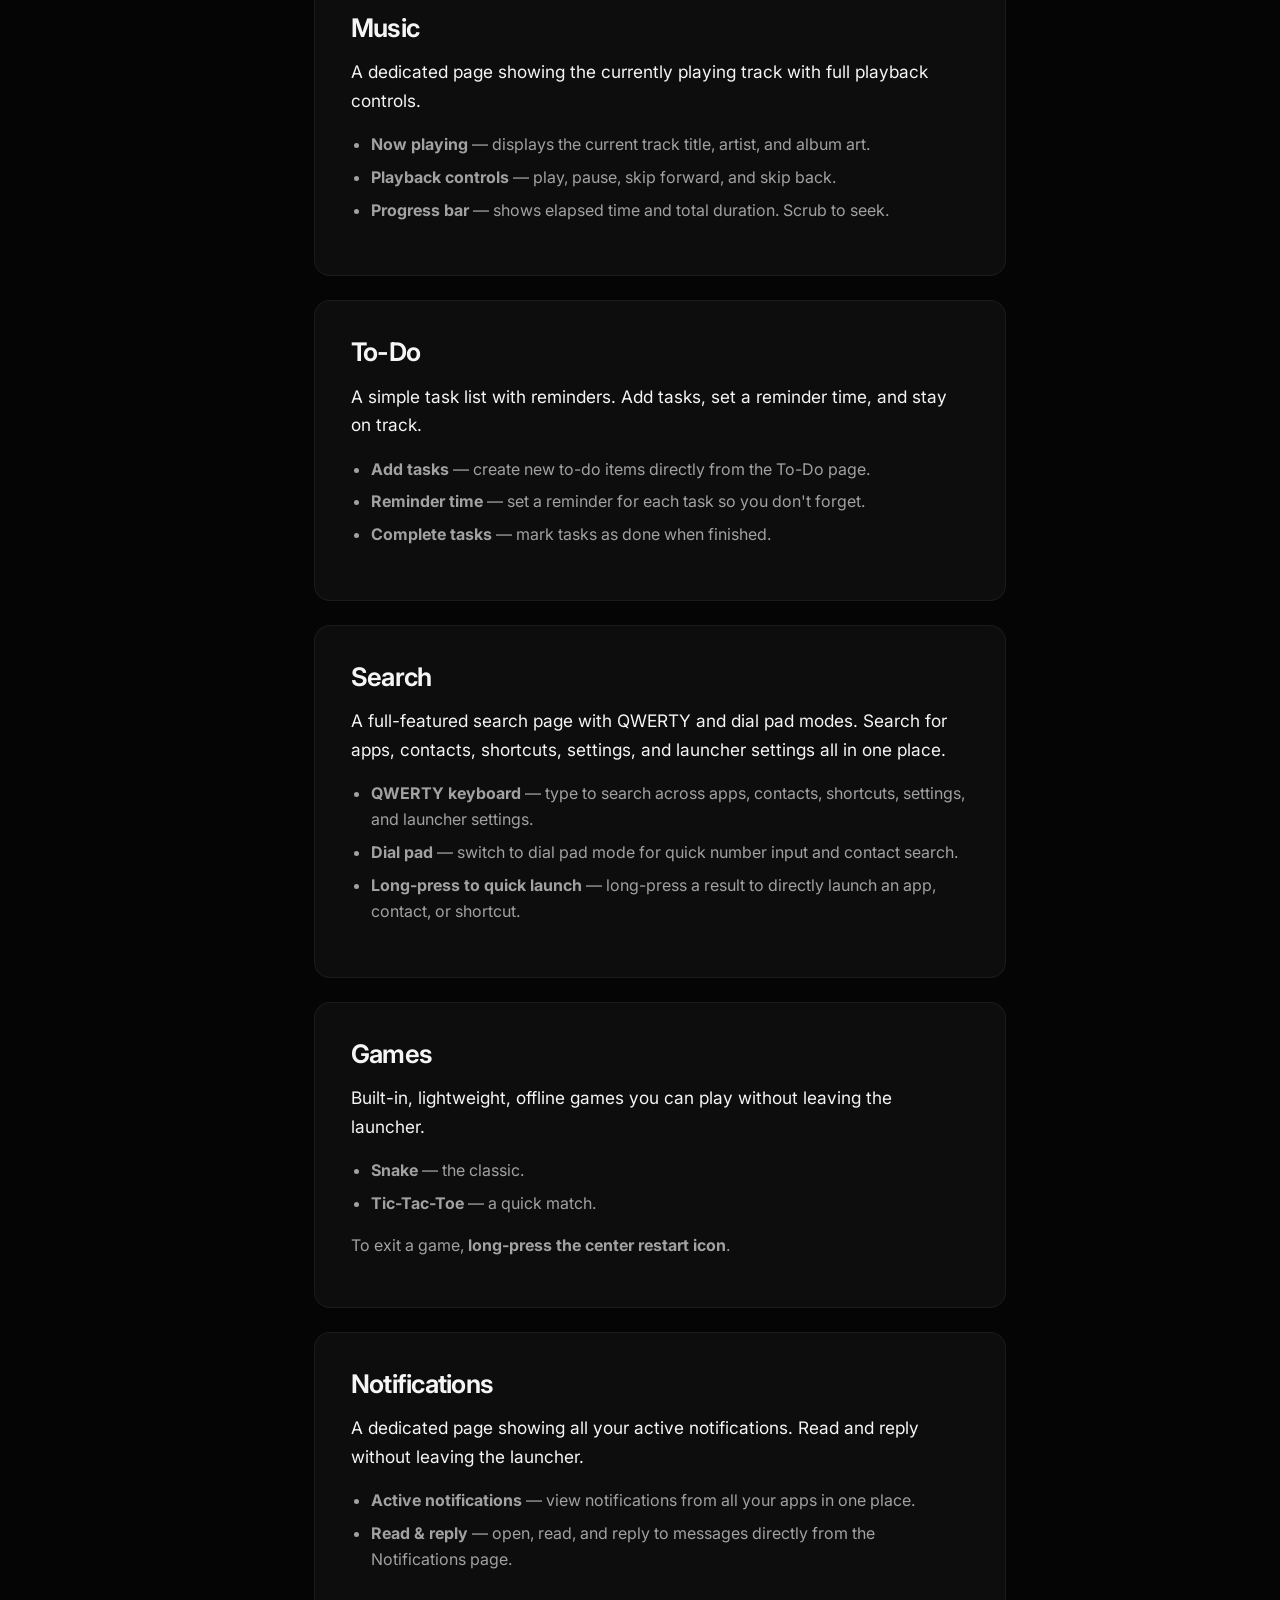
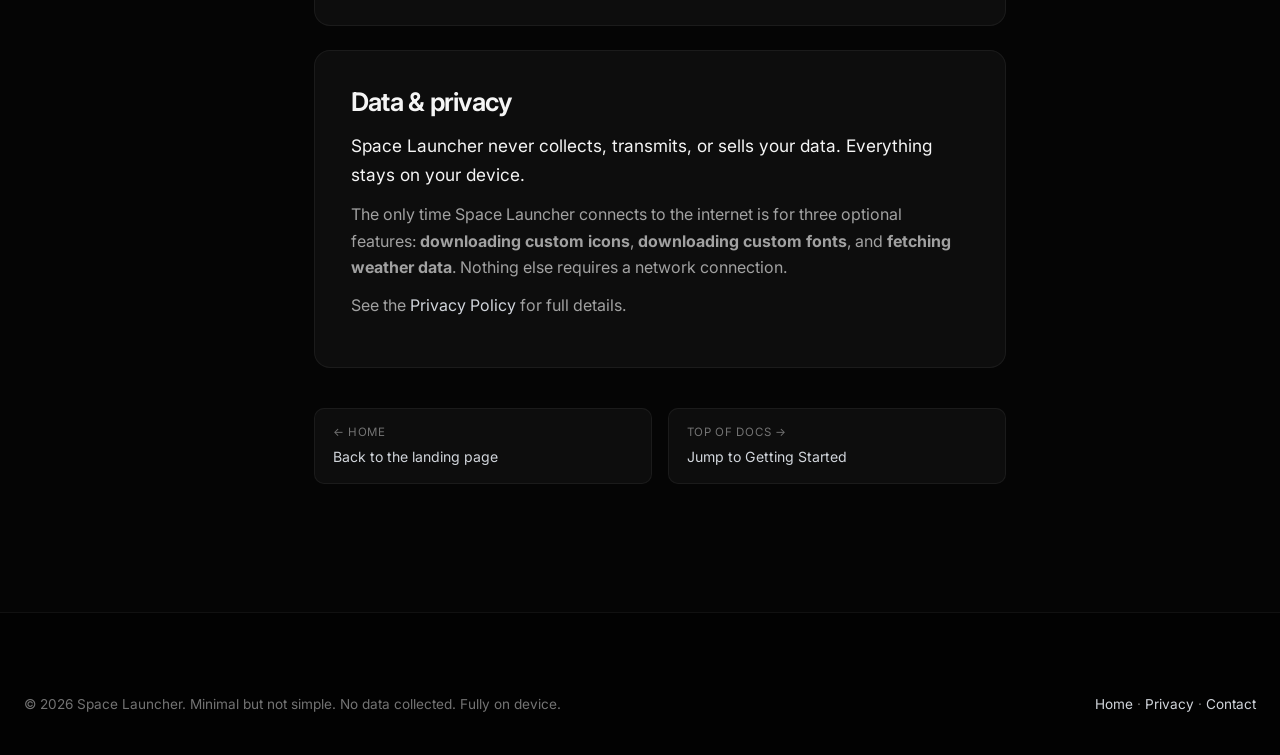
<file: docs.html>
<!DOCTYPE html>
<html lang="en">
<head>
    <meta charset="UTF-8">
    <meta name="viewport" content="width=device-width, initial-scale=1.0">
    <title>Documentation — Space Launcher</title>
    <meta name="description" content="How to use Space Launcher: the wallpaper home screen, top info area, depth widgets, dynamic widgets, quick launch, the hidden space, gestures, settings, mindful pause and permissions.">
    <link rel="preconnect" href="https://fonts.googleapis.com">
    <link rel="preconnect" href="https://fonts.gstatic.com" crossorigin>
    <link href="https://fonts.googleapis.com/css2?family=Inter:wght@400;500;600;650;750;800&display=swap" rel="stylesheet">
    <link rel="icon" type="image/svg+xml" href="favicon.svg">
    <link rel="icon" type="image/png" sizes="256x256" href="favicon.png">
    <link rel="apple-touch-icon" href="favicon.png">
    <link rel="stylesheet" href="css/style.css">
</head>
<body>

    <nav class="nav">
        <div class="nav-inner">
            <a href="index.html" class="brand">
                <img class="brand-logo" src="Resources/finalforeground.svg" alt="Space Launcher logo">
                Space Launcher
            </a>
            <div class="nav-links">
                <a href="index.html">Home</a>
                <a href="index.html#widgets">Architecture</a>
                <a href="index.html#pricing">Pricing</a>
                <a href="privacy.html">Privacy</a>
                <a href="#getting-started">Getting Started</a>
            </div>
            <div class="nav-cta">
                <a href="https://play.google.com/store/apps/details?id=com.catamsp.spacelauncher" class="btn btn-primary">Get on Google Play</a>
                <button class="nav-toggle" aria-label="Toggle menu" aria-expanded="false">
                    <svg width="18" height="18" viewBox="0 0 24 24" fill="none" stroke="currentColor" stroke-width="2" stroke-linecap="round"><path d="M4 6h16M4 12h16M4 18h16"/></svg>
                </button>
            </div>
        </div>
    </nav>

    <div class="container docs-wrap">
        <!-- Sidebar -->
        <aside class="docs-side">
            <nav class="nav-group">
                <div class="nav-group-title">Getting Started</div>
                <ul>
                    <li><a href="#getting-started">Install &amp; first launch</a></li>
                    <li><a href="#navigation">Navigating the app</a></li>
                    <li><a href="#default-launcher">Set as default launcher</a></li>
                </ul>
            </nav>
            <nav class="nav-group">
                <div class="nav-group-title">Pages</div>
                <ul>
                    <li><a href="#pages">Pages</a></li>
                    <li><a href="#pages-settings">Launcher Settings</a></li>
                    <li><a href="#widgets">Widgets</a></li>
                    <li><a href="#favourites">Favourites</a></li>
                    <li><a href="#app-drawer">App Drawer</a></li>
                    <li><a href="#contacts">Contacts</a></li>
                    <li><a href="#permissions-page">Permissions</a></li>
                    <li><a href="#hidden-vault">Hidden Vault</a></li>
                    <li><a href="#music">Music</a></li>
                    <li><a href="#todo">To-Do</a></li>
                    <li><a href="#search">Search</a></li>
                    <li><a href="#games-page">Games</a></li>
                    <li><a href="#notifications">Notifications</a></li>
                </ul>
            </nav>
            <nav class="nav-group">
                <div class="nav-group-title">Privacy</div>
                <ul>
                    <li><a href="#privacy">Data &amp; privacy</a></li>
                </ul>
            </nav>
        </aside>

        <!-- Content -->
        <main class="docs-content">

            <h1 style="font-size: clamp(2rem,5vw,2.7rem); letter-spacing:-0.03em; margin-bottom:0.4rem;">Space Launcher documentation</h1>
            <p class="muted" style="color:var(--text-3); margin:0 0 2rem;">Everything you need to set up and get the most out of Space Launcher.</p>
            <div class="callout">
                <p><strong>Space Launcher v1.0.0 Documentation</strong></p>
            </div>

            <!-- Getting Started -->
            <section class="doc-card" id="getting-started">
                <h2>Install &amp; first launch</h2>
                <p class="lead">Space Launcher is a design-oriented launcher where the wallpaper <em>is</em> your home screen. Instead of an icon grid, everything — clock, widgets, shortcuts — is layered on top of it in a compact, gesture-first layout. Because every layer is customizable, the initial setup takes a few extra minutes. But once you've configured it, daily use becomes second nature: everything you need is one swipe away.</p>
                <div class="callout">
                    <p><strong>Heads up:</strong> Space Launcher doesn't follow the traditional launcher model — there's no icon grid on the home screen, no familiar app shortcuts. The wallpaper fills the entire screen, and a swipe up reveals the hidden space where all your apps and pages live. It feels different at first, but that's by design. Give it a few days, and the compact layout will start to feel natural.</p>
                </div>
                <div class="doc-step">
                    <div class="doc-step-num">1</div>
                    <div>
                        <p><strong>Install the app.</strong> Open the <a href="https://play.google.com/store/apps/details?id=com.catamsp.spacelauncher">Play Store listing</a> and tap <strong>Install</strong>.</p>
                    </div>
                </div>
                <div class="doc-step">
                    <div class="doc-step-num">2</div>
                    <div>
                        <p><strong>Follow the documentation</strong> for navigation and setup guidance.</p>
                    </div>
                </div>
            </section>

            <!-- Navigation -->
            <section class="doc-card" id="navigation">
                <h2>Navigating the app</h2>
                <p class="lead">Space Launcher uses gesture-first navigation — there's no icon grid on the home screen. Everything lives in the hidden space, revealed with a single swipe.</p>
                <div class="doc-phone-wrap">
                    <div class="doc-phone">
                        <video src="Resources/nav.mp4" autoplay muted loop playsinline></video>
                    </div>
                    <span>Swipe up, then swipe left or right to move between pages</span>
                </div>
                <div class="doc-step">
                    <div class="doc-step-num">1</div>
                    <div><p><strong>The home screen</strong> — this is what you see on first launch. The wallpaper fills the entire screen with the clock, greeting, date, and status bar layered on top. There's no icon grid — everything is gesture-driven.</p></div>
                </div>
                <div class="doc-step">
                    <div class="doc-step-num">2</div>
                    <div><p><strong>Swipe up to open the hidden space</strong> — swipe up from the bottom and the wallpaper shrinks to the top, revealing the app drawer and all your pages below it.</p></div>
                </div>
                <div class="doc-step">
                    <div class="doc-step-num">3</div>
                    <div><p><strong>Navigate between pages</strong> — swipe left or right between pages. You can also switch to vertical swiping in <strong>Launcher Settings → Cards &amp; Layout → Bottom Card Layout</strong> — see <a href="#pages">Pages</a> for details.</p></div>
                </div>
                <p>Head to the <strong>Launcher Settings</strong> page to customize fonts, widgets, and set Space Launcher as your default — see the next section.</p>
            </section>

            <!-- Default launcher -->
            <section class="doc-card" id="default-launcher">
                <h2>Set as default launcher</h2>
                <p>Once you've found the <strong>Launcher Settings</strong> page (see <a href="#navigation">Navigating the app</a>), you can either set it from there, or through Android Settings:</p>
                <div class="doc-step">
                    <div class="doc-step-num">1</div>
                    <div><p>Open <strong>Settings → Apps → Default apps</strong> (the path varies by manufacturer — on some phones it's <strong>Apps → Home app</strong>).</p></div>
                </div>
                <div class="doc-step">
                    <div class="doc-step-num">2</div>
                    <div><p>Choose <strong>Space Launcher</strong>.</p></div>
                </div>
                <div class="doc-step">
                    <div class="doc-step-num">3</div>
                    <div><p>Press <kbd>Home</kbd> — you'll now land on your new launcher.</p></div>
                </div>
                <p>You can also do this from inside the app: open the <strong>Launcher Settings</strong> page in the hidden space (see <a href="#navigation">Navigating the app</a>), then tap <strong>Set as default launcher</strong>.</p>
            </section>

            <!-- Pages -->
            <section class="doc-card" id="pages">
                <h2>Pages</h2>
                <p class="lead">Pages are the individual screens inside the hidden space. Each page serves a specific purpose — from your app drawer to music controls to settings. The available pages are: <strong>Drawer</strong>, <strong>Widgets</strong>, <strong>Music</strong>, <strong>Notifications</strong>, <strong>Search</strong>, <strong>Favourites</strong>, <strong>To-Do</strong>, <strong>Games</strong>, <strong>Hidden Vault</strong>, <strong>Launcher Settings</strong>, <strong>Permissions</strong>, and <strong>About</strong>.</p>
                <h3>Navigating between pages</h3>
                <ul>
                    <li><strong>Card mode</strong> (default) — horizontal swiping through pages. Swipe left or right to move between pages.</li>
                    <li><strong>Standard mode</strong> — vertical swiping between pages. Drag the page icon on the left up or down to move between pages. The icon can be placed on the right side for left-handed use — toggle this in <strong>Launcher Settings → Cards &amp; Layout → Carousel Position</strong>.</li>
                </ul>
                <p>See <a href="#navigation">Navigating the app</a> for a demo of page navigation.</p>
                <h3>Page Manager</h3>
                <p>The <strong>Page Manager</strong> is a master page that controls which pages appear in the hidden space and in what order. Each page has a checkbox to toggle it on or off, a drag handle to rearrange its position, and a home icon to set it as the page that opens when you swipe up. Only one page can be the home page. If no home page is set, the launcher returns to whichever page you last had open.</p>
                <div class="doc-phone-wrap">
                    <div class="doc-phone">
                        <video src="Resources/pagemanager.mp4" autoplay muted loop playsinline></video>
                    </div>
                    <span>Page Manager — toggle, reorder, and set your home page</span>
                </div>
                <p>Use the Page Manager to keep only the pages you need — the hidden space stays exactly the set of pages you want.</p>
            </section>

            <!-- Pages: Launcher Settings -->
            <section class="doc-card" id="pages-settings">
                <h2>Launcher Settings</h2>
                <p class="lead">Open the <strong>Launcher Settings</strong> page from the hidden space to customize every aspect of Space Launcher. Settings are grouped into six areas.</p>
                <h3>General</h3>
                <ul>
                    <li><strong>Pro Membership &amp; Billing</strong> — manage your subscription. displays available plans and the current status of your membership.</li>
                    <li><strong>Set as default launcher</strong> — make Space Launcher your home screen. Opens the system default-app picker.</li>
                    <li><strong>Icon Pack</strong> — Space Launcher supports all icon packs available on the market, plus built-in Material Icons in five styles — Default, Sharp, Rounded, Outlined, and Two Tone. Apply any icon pack to automatically unify your app drawer, and manually assign specific icons from the pack to any app for full customization.</li>
                    <li><strong>Swipe down for notifications</strong> — pull down the system notification panel by swiping anywhere on the home screen.</li>
                    <li><strong>Audio Visualizer</strong> — choose between Off, Subtle Glow, or Aurora Borealis. An animated glow appears in the hidden space while audio is playing. Note: this is a visual effect only — Android does not allow real-time audio recording for third-party apps.</li>
                </ul>
                <h3>Quick Search Launch</h3>
                <ul>
                    <li><strong>Key Shortcuts</strong> — long press any key on the search page keyboard to assign an app, contact, or shortcut to it. Shortcuts can also be configured directly by long pressing keys on the search page.</li>
                </ul>
                <h3>Wallpaper &amp; Background</h3>
                <ul>
                    <li><strong>Wallpaper</strong> — by default, Space Launcher applies it to both the home screen and lock screen. To use a separate lock screen wallpaper, change it through your system wallpaper settings.</li>
                    <li><strong>Wallpaper Color</strong> — choose from a predefined palette or use the color picker sliders to set any color you want as your wallpaper.</li>
                    <li><strong>Wallpaper Dimming</strong> — dims the wallpaper by 50% for improved contrast and readability.</li>
                    <li><strong>Wallpaper Gradient</strong> — applies a black transparent linear gradient from the bottom of the wallpaper upward.</li>
                    <li><strong>Wallpaper Dual Shade</strong> — clips the bottom of the wallpaper into a shape when you access the hidden space. Choose from multiple clipping styles including paint drip, theater arch, organic curve, rectangle, and more.</li>
                    <li><strong>Wallpaper Shadow</strong> — applies a drop shadow to the wallpaper area when swiped up into the hidden space.</li>
                </ul>
                <div class="callout">
                    <p><strong>Tip:</strong> Combine Dimming + Gradient + Shadow Color with a busy wallpaper for the cleanest, most readable home screen.</p>
                </div>
                <h3>Cards &amp; Layout</h3>
                <ul>
                    <li><strong>Bottom Card Layout</strong> — toggle between <strong>card mode</strong> (default — horizontal swiping) and standard mode (vertical swiping with a page icon).</li>
                    <li><strong>Carousel Position</strong> — (standard mode only) place the page navigation icon on the left or right side of the screen.</li>
                    <li><strong>Card Color</strong> — (card mode only) customize the card background color.</li>
                    <li><strong>Card Shadow</strong> — (card mode only) drop shadow on the card.</li>
                    <li><strong>Card Emboss</strong> — (card mode only) makes the card look elevated from the hidden space.</li>
                    <li><strong>Extend Card</strong> — (card mode only) when enabled, the card background vanishes and the content renders directly on the hidden space. Card Color has no effect in this mode.</li>
                    <li><strong>Hidden Space Color</strong> — (both modes) change the hidden space background color.</li>
                </ul>
                <h3>Visual Depth Effects</h3>
                <ul>
                    <li><strong>Glass Cards</strong> — when enabled, widgets on the home screen are displayed inside translucent glass-like cards.</li>
                    <li><strong>Depth Effect</strong> — when enabled with a depth time or depth text widget active, the built-in visual processing separates the wallpaper foreground from the background to create a true dimensional effect.</li>
                </ul>
                <div class="callout">
                    <p><strong>Note:</strong> Prerequisites: 1) Depth Effect must be turned on, 2) a depth widget (depth time or depth text) must be active on the home screen, 3) then set your wallpaper having a clear object which occupies 50% of the screen.</p>
                </div>
                <ul>
                    <li><strong>Depth Shadow</strong> — adds a shadow to the foreground object in the wallpaper when the depth effect is active.</li>
                    <li><strong>Parallax Effect</strong> — adds subtle depth motion to the wallpaper and cards on swipe, active when the depth effect is enabled.</li>
                    <li><strong>Hide Status Bar</strong> — hides the system status bar on the home screen for a cleaner, more immersive look.</li>
                    <li><strong>Auto Hide Inactive Media/Notifs</strong> — automatically hides the music and notification widgets when they have no data to display.</li>
                </ul>
                <h3>App Drawer &amp; Focus</h3>
                <ul>
                    <li><strong>App Grid</strong> — switch between grid and list views in the app drawer. This also affects the Favourites and Games pages.</li>
                    <li><strong>Hide App Names</strong> — hide app labels in the app drawer, Favourites, and Games pages for a cleaner look.</li>
                    <li><strong>Show Work Profile Apps</strong> — when a work profile is set up, display work profile apps in the app drawer.</li>
                    <li><strong>Close Hidden Space on Launch</strong> — when an app is launched, the shrunken wallpaper performs a pull-down animation before the app opens.</li>
                    <li><strong>Mindful Pause Apps</strong> — add apps that require mindful pause before opening.</li>
                    <li><strong>Mindful Pause Free Time</strong> — set a daily usage threshold for mindful apps. Exceeding it triggers a lockout period.</li>
                </ul>
                <div class="callout">
                    <p><strong>How it works:</strong> When you open a mindful app, a 30-second timer appears showing your usage stats and projections. A disclaimer tells you how much time will be blocked if you exceed your threshold. You can choose to continue or step back. Mindful Pause works entirely on-device — nothing is uploaded.</p>
                </div>
                <h3>Typography</h3>
                <ul>
                    <li><strong>Global Font Family</strong> — the primary typeface used across the launcher. Supports 1900+ fonts.</li>
                    <li><strong>Depth Time Font</strong> — the typeface for the depth time widget. Supports 1900+ fonts.</li>
                    <li><strong>Depth Text Font</strong> — the typeface for the depth text widget. Supports 1900+ fonts.</li>
                </ul>
                <p>Settings marked with a lock icon are <strong>Pro</strong> features. Tapping them shows a toast message.</p>
            </section>

            <!-- Widgets -->
            <section class="doc-card" id="widgets">
                <h2>Widgets</h2>
                <p class="lead">Widgets live in two places: the basic widgets on the home screen, and the dynamic widgets on the Widgets page inside the hidden space.</p>
                <h3>Basic Widgets</h3>
                <ul>
                    <li><strong>Time</strong> — the depth time widget displayed on the home screen.</li>
                    <li><strong>Date</strong> — the current date displayed below the time.</li>
                    <li><strong>Greetings</strong> — a personalized greeting message. You can add your name (max 15 characters).</li>
                    <li><strong>Day Progress</strong> — a progress bar showing how much of the day has elapsed.</li>
                    <li><strong>Status Bar Icons</strong> — system status indicators (battery, network, etc.) displayed on the home screen.</li>
                </ul>
                <p>All basic widgets support both <strong>vertical and horizontal alignment</strong> for flexible placement.</p>
                <h3>Depth widgets</h3>
                <ul>
                    <li><strong>Depth Time</strong> — a dimensional time widget with built-in visual processing. Customizable in font, size, and alignment.</li>
                    <li><strong>Depth Text</strong> — a dimensional text widget with built-in visual processing. Customizable in font, size, and alignment.</li>
                </ul>
                <p>Both depth widgets support <strong>vertical and horizontal alignment</strong> and can be <strong>resized</strong> to fit your preferred layout.</p>
                <h3>Quick widgets</h3>
                <ul>
                    <li><strong>Dynamic widgets</strong> — a swipeable collection of functional widgets: To-Do, Music Player, Speed Dial, Habit Tracker, Quick Launch, Agenda, Quick Settings, Smart Suggestions, Weather, and System widgets. Swipe horizontally with one widget per page. When you swipe up, they displace and fade so the wallpaper stays clean and the hidden space has room to unfold.</li>
                    <li><strong>Notification icons</strong> — when enabled, displays active notification icons just above the navigation bar for a quick glance.</li>
                    <li><strong>Left Quick</strong> — a quick-launch slot on the left side of the home screen. Configure with apps, shortcuts, or contacts for direct launch.</li>
                    <li><strong>Right Quick</strong> — a quick-launch slot on the right side of the home screen. Configure with apps, shortcuts, or contacts for direct launch.</li>
                </ul>
                <h3>Widget configuration</h3>
                <p><strong>Dynamic widgets:</strong> When Dynamic Widgets is enabled, a <strong>+</strong> icon appears at the bottom of the home screen. Tap it to add your own app widgets to the dynamic carousel. To remove a widget, long-press it. Swipe to browse and add new widgets to the carousel.</p>
                <p><strong>Quick launch widgets:</strong> Left Quick and Right Quick each show a <strong>+</strong> icon at the bottom of the home screen. Tap it to add a new app, contact, or shortcut. Long-press again to reconfigure or replace the item.</p>
                <p>All quick widgets support <strong>vertical alignment</strong>.</p>
                <div class="callout">
                    <p><strong>Tip:</strong> The Weather widget needs either location permission or a manually entered city name. Everything else works fully offline.</p>
                </div>
            </section>

            <!-- Pages: Favourites -->
            <section class="doc-card" id="favourites">
                <h2>Favourites</h2>
                <p class="lead">A dedicated page for your most-used apps, contacts, and shortcuts — all in one place.</p>
                <ul>
                    <li><strong>Apps</strong> — add any installed app for instant access.</li>
                    <li><strong>Contacts</strong> — add people you reach out to most often.</li>
                    <li><strong>Shortcuts</strong> — add system shortcuts or launcher actions.</li>
                </ul>
                <p>Favourites supports both <strong>grid</strong> and <strong>list</strong> display modes.</p>
            </section>

            <!-- Pages: App Drawer -->
            <section class="doc-card" id="app-drawer">
                <h2>App Drawer</h2>
                <p class="lead">The app drawer shows a list of all installed apps. Long-press any app to manage it.</p>
                <ul>
                    <li><strong>Change icon</strong> — long-press an app to manually assign a different icon from your icon pack or Material Icons.</li>
                    <li><strong>Uninstall</strong> — long-press an app and select Uninstall to remove it.</li>
                    <li><strong>App Info</strong> — long-press an app and select App Info to open the system app settings.</li>
                </ul>
            </section>

            <!-- Pages: Contacts -->
            <section class="doc-card" id="contacts">
                <h2>Contacts</h2>
                <p class="lead">A dedicated page showing your contacts list. Tap a contact to directly call or message them.</p>
                <ul>
                    <li><strong>Call</strong> — tap a contact to initiate a phone call.</li>
                    <li><strong>Message</strong> — tap a contact to send a text message.</li>
                </ul>
            </section>

            <!-- Pages: Permissions -->
            <section class="doc-card" id="permissions-page">
                <h2>Permissions</h2>
                <p class="lead">A dedicated page listing every permission the launcher uses and why. Space Launcher is "On-Device First". No data is collected, transmitted, or sold. Permissions are optional and only power the feature they belong to.</p>
                <ul>
                    <li><strong>Contacts</strong> — search and dial contacts from the launcher (Speed Dial, Favourites, Left/Right Quick).</li>
                    <li><strong>Notification access</strong> — powers media controls, the audio visualizer, and the Notifications widget.</li>
                    <li><strong>Calendar</strong> — renders the Agenda widget with your upcoming events and meetings.</li>
                    <li><strong>Send notifications</strong> — shows Mindful Pause and other launcher notifications.</li>
                    <li><strong>Bluetooth</strong> — reads the current adapter status (On/Off) to update the Quick Settings tile. Space Launcher does not scan for, track, or connect to nearby Bluetooth devices.</li>
                    <li><strong>App usage stats</strong> — powers Smart Suggestions and Mindful Pause usage projections.</li>
                    <li><strong>Storage / Media</strong> — custom wallpaper and app icons.</li>
                </ul>
                <div class="callout">
                    <p><strong>Internet permission:</strong> Used only for downloading custom icons, custom fonts, and fetching weather data. Everything else works fully offline.</p>
                </div>
                <p>You can revoke any permission at any time in Android Settings. See the <a href="privacy.html">Privacy Policy</a> for full details.</p>
            </section>

            <!-- Pages: Hidden Vault -->
            <section class="doc-card" id="hidden-vault">
                <h2>Hidden Vault</h2>
                <p class="lead">A private, locked page for apps you don't want visible on your home screen.</p>
                <ul>
                    <li><strong>Password protection</strong> — on first use, set a password to access the vault. You can also use your device's lock screen and biometric security.</li>
                    <li><strong>Hide apps</strong> — move any app into the Hidden Vault from the app drawer.</li>
                    <li><strong>Close on Launch</strong> — enable so the vault locks automatically as soon as you launch an app from it.</li>
                    <li><strong>Vault Color</strong> — choose a color to match your theme.</li>
                </ul>
                <div class="callout danger">
                    <p><strong>Important:</strong> The Hidden Vault protects your apps from prying eyes on your device. It is <em>not</em> a remote backup — clearing the app's data or uninstalling removes everything.</p>
                </div>
            </section>

            <!-- Pages: Music -->
            <section class="doc-card" id="music">
                <h2>Music</h2>
                <p class="lead">A dedicated page showing the currently playing track with full playback controls.</p>
                <ul>
                    <li><strong>Now playing</strong> — displays the current track title, artist, and album art.</li>
                    <li><strong>Playback controls</strong> — play, pause, skip forward, and skip back.</li>
                    <li><strong>Progress bar</strong> — shows elapsed time and total duration. Scrub to seek.</li>
                </ul>
            </section>

            <!-- Pages: To-Do -->
            <section class="doc-card" id="todo">
                <h2>To-Do</h2>
                <p class="lead">A simple task list with reminders. Add tasks, set a reminder time, and stay on track.</p>
                <ul>
                    <li><strong>Add tasks</strong> — create new to-do items directly from the To-Do page.</li>
                    <li><strong>Reminder time</strong> — set a reminder for each task so you don't forget.</li>
                    <li><strong>Complete tasks</strong> — mark tasks as done when finished.</li>
                </ul>
            </section>

            <!-- Pages: Search -->
            <section class="doc-card" id="search">
                <h2>Search</h2>
                <p class="lead">A full-featured search page with QWERTY and dial pad modes. Search for apps, contacts, shortcuts, settings, and launcher settings all in one place.</p>
                <ul>
                    <li><strong>QWERTY keyboard</strong> — type to search across apps, contacts, shortcuts, settings, and launcher settings.</li>
                    <li><strong>Dial pad</strong> — switch to dial pad mode for quick number input and contact search.</li>
                    <li><strong>Long-press to quick launch</strong> — long-press a result to directly launch an app, contact, or shortcut.</li>
                </ul>
            </section>

            <!-- Pages: Games -->
            <section class="doc-card" id="games-page">
                <h2>Games</h2>
                <p class="lead">Built-in, lightweight, offline games you can play without leaving the launcher.</p>
                <ul>
                    <li><strong>Snake</strong> — the classic.</li>
                    <li><strong>Tic-Tac-Toe</strong> — a quick match.</li>
                </ul>
                <p>To exit a game, <strong>long-press the center restart icon</strong>.</p>
            </section>

            <!-- Pages: Notifications -->
            <section class="doc-card" id="notifications">
                <h2>Notifications</h2>
                <p class="lead">A dedicated page showing all your active notifications. Read and reply without leaving the launcher.</p>
                <ul>
                    <li><strong>Active notifications</strong> — view notifications from all your apps in one place.</li>
                    <li><strong>Read &amp; reply</strong> — open, read, and reply to messages directly from the Notifications page.</li>
                </ul>
            </section>

            <!-- Privacy -->
            <section class="doc-card" id="privacy">
                <h2>Data &amp; privacy</h2>
                <p class="lead">Space Launcher never collects, transmits, or sells your data. Everything stays on your device.</p>
                <p>The only time Space Launcher connects to the internet is for three optional features: <strong>downloading custom icons</strong>, <strong>downloading custom fonts</strong>, and <strong>fetching weather data</strong>. Nothing else requires a network connection.</p>
                <p>See the <a href="privacy.html">Privacy Policy</a> for full details.</p>
            </section>

            <!-- Prev / Next -->
            <div class="doc-prevnext">
                <a href="index.html">
                    <span class="label">← Home</span>
                    Back to the landing page
                </a>
                <a href="#getting-started">
                    <span class="label">Top of docs →</span>
                    Jump to Getting Started
                </a>
            </div>

        </main>

        <!-- On this page -->
        <aside class="doc-toc">
            <h4>On this page</h4>
            <ul>
                <li><a href="#getting-started">Install &amp; first launch</a></li>
                <li><a href="#default-launcher">Default launcher</a></li>
                <li><a href="#widgets">Widgets</a></li>
                <li><a href="#pages-settings">Settings</a></li>
                    <li><a href="#permissions-page">Permissions &amp; privacy</a></li>
                    <li><a href="#games-page">Games</a></li>
            </ul>
        </aside>
    </div>

    <footer class="footer">
        <div class="container">
            <div class="footer-bottom" style="margin-top:0; border-top:none;">
                <span>&copy; 2026 Space Launcher. Minimal but not simple. No data collected. Fully on device.</span>
                <span><a href="index.html">Home</a> · <a href="privacy.html">Privacy</a> · <a href="mailto:catamilselvan2001@gmail.com">Contact</a></span>
            </div>
        </div>
    </footer>

    <script src="js/main.js"></script>
</body>
</html>
</file>
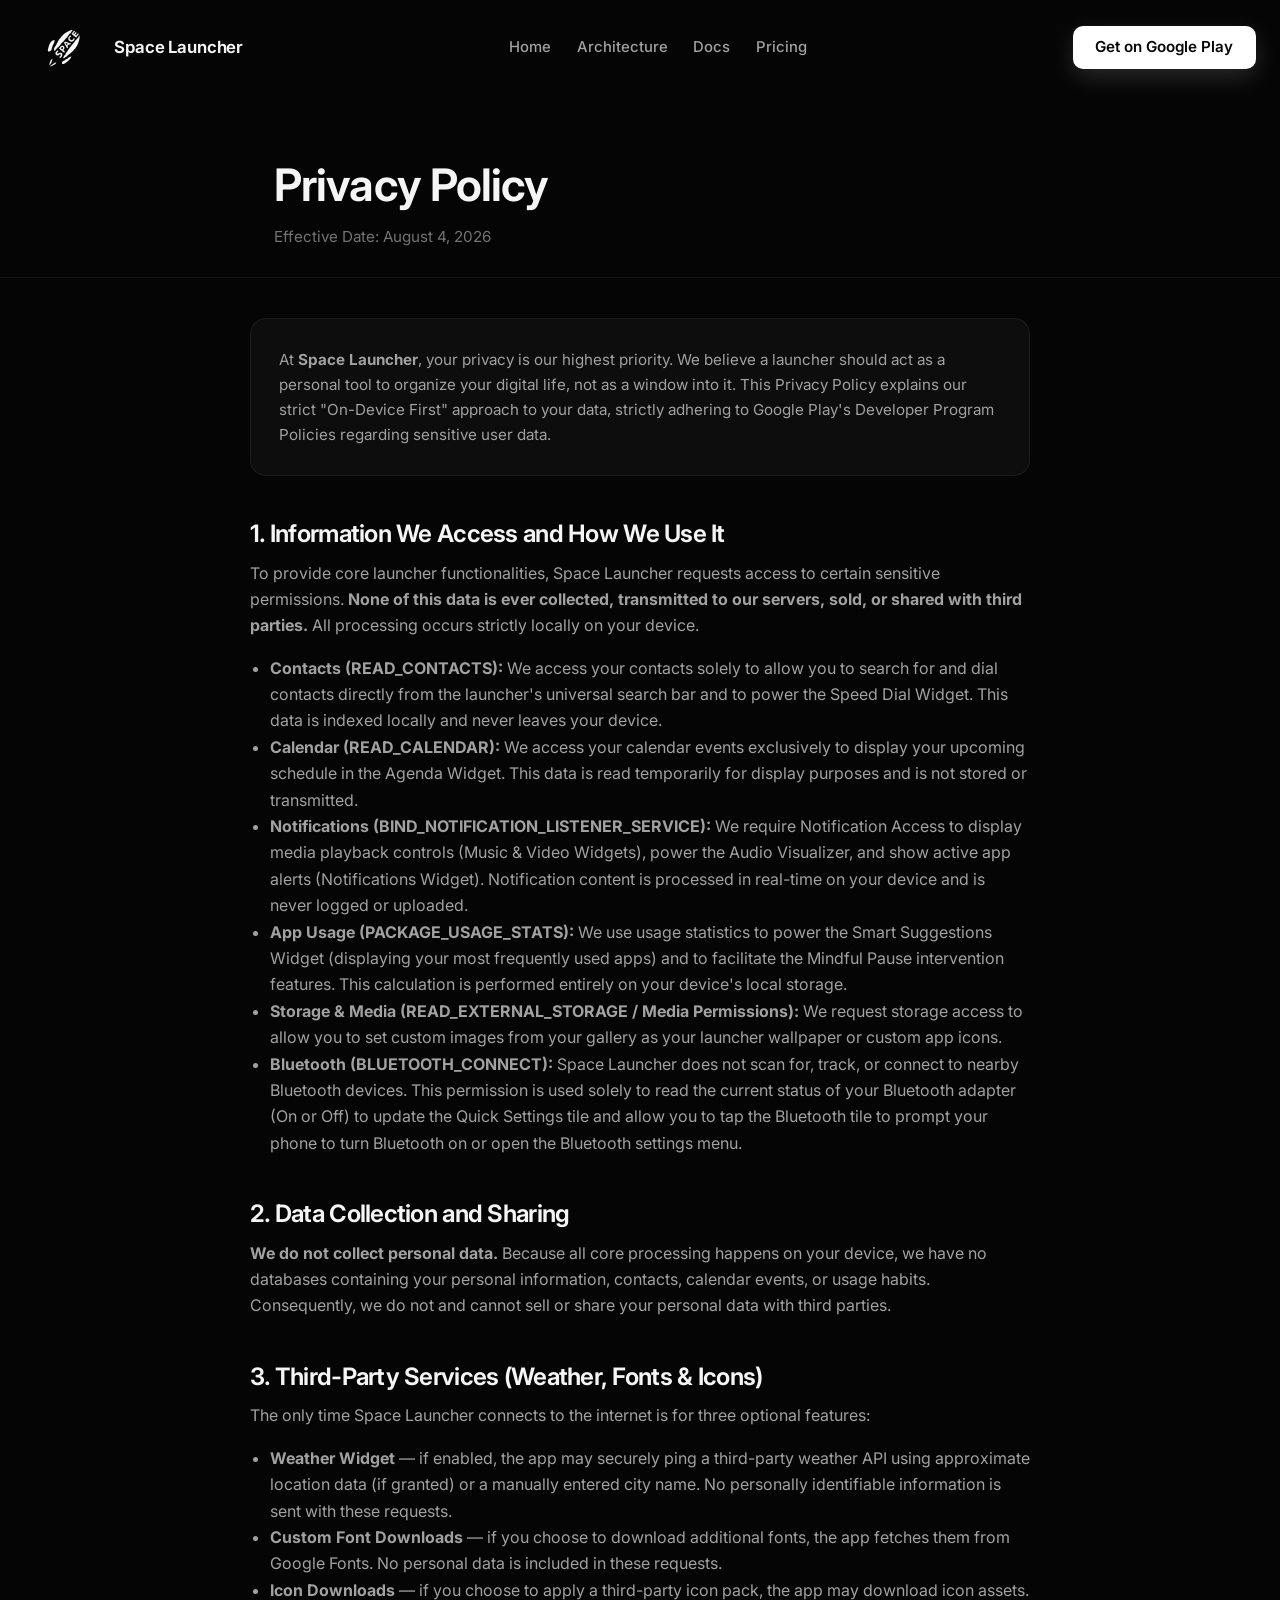
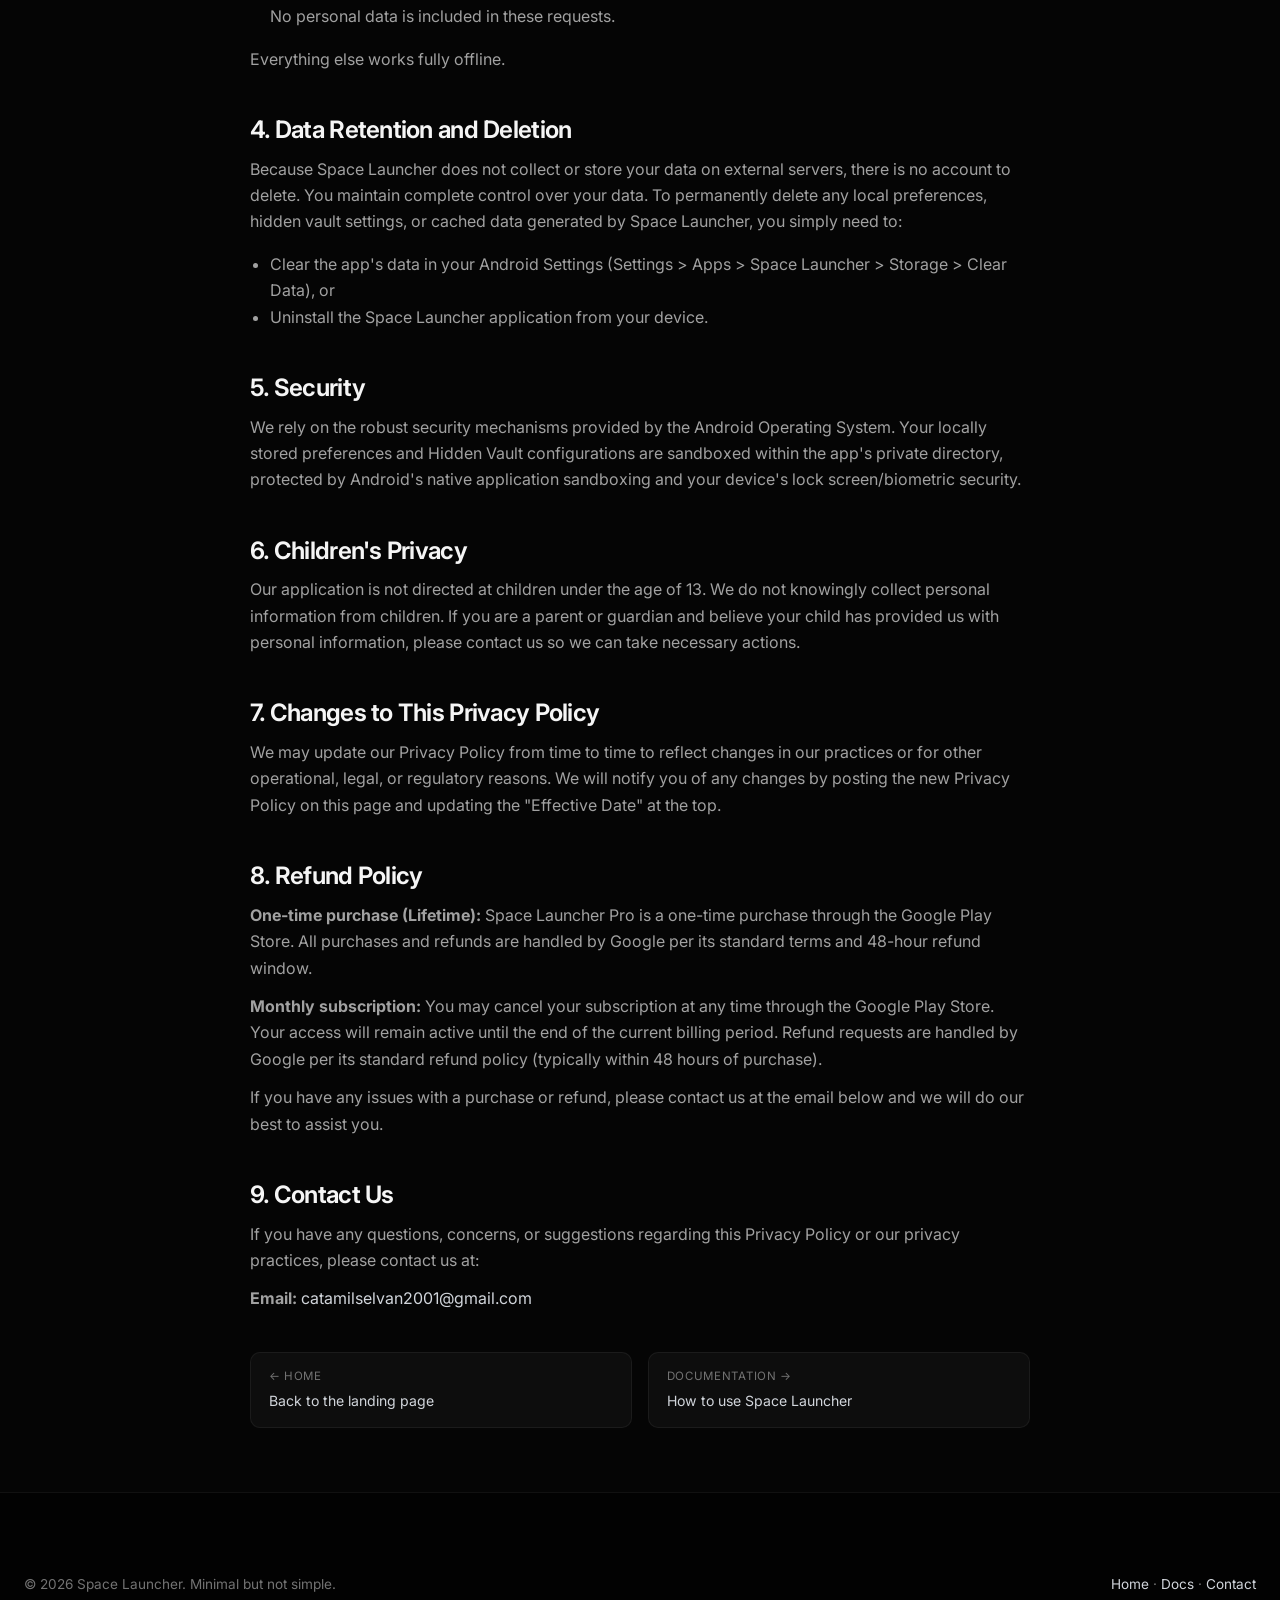
<file: privacy.html>
<!DOCTYPE html>
<html lang="en">
<head>
    <meta charset="UTF-8">
    <meta name="viewport" content="width=device-width, initial-scale=1.0">
    <title>Privacy Policy — Space Launcher</title>
    <meta name="description" content="Space Launcher's privacy policy — our strict 'On-Device First' approach to your data. We do not collect, transmit, or sell your personal data.">
    <link rel="preconnect" href="https://fonts.googleapis.com">
    <link rel="preconnect" href="https://fonts.gstatic.com" crossorigin>
    <link href="https://fonts.googleapis.com/css2?family=Inter:wght@400;500;600;650;750;800&display=swap" rel="stylesheet">
    <link rel="icon" type="image/svg+xml" href="favicon.svg">
    <link rel="icon" type="image/png" sizes="256x256" href="favicon.png">
    <link rel="apple-touch-icon" href="favicon.png">
    <link rel="stylesheet" href="css/style.css">
</head>
<body>

    <nav class="nav">
        <div class="nav-inner">
            <a href="index.html" class="brand">
                <img class="brand-logo" src="Resources/finalforeground.svg" alt="Space Launcher logo">
                Space Launcher
            </a>
            <div class="nav-links">
                <a href="index.html">Home</a>
                <a href="index.html#widgets">Architecture</a>
                <a href="docs.html">Docs</a>
                <a href="index.html#pricing">Pricing</a>
            </div>
            <div class="nav-cta">
                <a href="https://play.google.com/store/apps/details?id=com.catamsp.spacelauncher" class="btn btn-primary">Get on Google Play</a>
                <button class="nav-toggle" aria-label="Toggle menu" aria-expanded="false">
                    <svg width="18" height="18" viewBox="0 0 24 24" fill="none" stroke="currentColor" stroke-width="2" stroke-linecap="round"><path d="M4 6h16M4 12h16M4 18h16"/></svg>
                </button>
            </div>
        </div>
    </nav>

    <div class="page-head">
        <div class="container prose">
            <h1>Privacy Policy</h1>
            <p class="muted">Effective Date: August 4, 2026</p>
        </div>
    </div>

    <div class="container">
        <div class="prose">
            <div class="card" style="margin-bottom:2rem;">
                <p>At <strong>Space Launcher</strong>, your privacy is our highest priority. We believe a launcher should act as a personal tool to organize your digital life, not as a window into it. This Privacy Policy explains our strict "On-Device First" approach to your data, strictly adhering to Google Play's Developer Program Policies regarding sensitive user data.</p>
            </div>

            <h2>1. Information We Access and How We Use It</h2>
            <p>To provide core launcher functionalities, Space Launcher requests access to certain sensitive permissions. <strong>None of this data is ever collected, transmitted to our servers, sold, or shared with third parties.</strong> All processing occurs strictly locally on your device.</p>

            <ul>
                <li><strong>Contacts (READ_CONTACTS):</strong> We access your contacts solely to allow you to search for and dial contacts directly from the launcher's universal search bar and to power the Speed Dial Widget. This data is indexed locally and never leaves your device.</li>
                <li><strong>Calendar (READ_CALENDAR):</strong> We access your calendar events exclusively to display your upcoming schedule in the Agenda Widget. This data is read temporarily for display purposes and is not stored or transmitted.</li>
                <li><strong>Notifications (BIND_NOTIFICATION_LISTENER_SERVICE):</strong> We require Notification Access to display media playback controls (Music &amp; Video Widgets), power the Audio Visualizer, and show active app alerts (Notifications Widget). Notification content is processed in real-time on your device and is never logged or uploaded.</li>
                <li><strong>App Usage (PACKAGE_USAGE_STATS):</strong> We use usage statistics to power the Smart Suggestions Widget (displaying your most frequently used apps) and to facilitate the Mindful Pause intervention features. This calculation is performed entirely on your device's local storage.</li>
                <li><strong>Storage &amp; Media (READ_EXTERNAL_STORAGE / Media Permissions):</strong> We request storage access to allow you to set custom images from your gallery as your launcher wallpaper or custom app icons.</li>
                <li><strong>Bluetooth (BLUETOOTH_CONNECT):</strong> Space Launcher does not scan for, track, or connect to nearby Bluetooth devices. This permission is used solely to read the current status of your Bluetooth adapter (On or Off) to update the Quick Settings tile and allow you to tap the Bluetooth tile to prompt your phone to turn Bluetooth on or open the Bluetooth settings menu.</li>
            </ul>

            <h2>2. Data Collection and Sharing</h2>
            <p><strong>We do not collect personal data.</strong> Because all core processing happens on your device, we have no databases containing your personal information, contacts, calendar events, or usage habits. Consequently, we do not and cannot sell or share your personal data with third parties.</p>

            <h2>3. Third-Party Services (Weather, Fonts &amp; Icons)</h2>
            <p>The only time Space Launcher connects to the internet is for three optional features:</p>
            <ul>
                <li><strong>Weather Widget</strong> — if enabled, the app may securely ping a third-party weather API using approximate location data (if granted) or a manually entered city name. No personally identifiable information is sent with these requests.</li>
                <li><strong>Custom Font Downloads</strong> — if you choose to download additional fonts, the app fetches them from Google Fonts. No personal data is included in these requests.</li>
                <li><strong>Icon Downloads</strong> — if you choose to apply a third-party icon pack, the app may download icon assets. No personal data is included in these requests.</li>
            </ul>
            <p>Everything else works fully offline.</p>

            <h2>4. Data Retention and Deletion</h2>
            <p>Because Space Launcher does not collect or store your data on external servers, there is no account to delete. You maintain complete control over your data. To permanently delete any local preferences, hidden vault settings, or cached data generated by Space Launcher, you simply need to:</p>
            <ul>
                <li>Clear the app's data in your Android Settings (Settings &gt; Apps &gt; Space Launcher &gt; Storage &gt; Clear Data), or</li>
                <li>Uninstall the Space Launcher application from your device.</li>
            </ul>

            <h2>5. Security</h2>
            <p>We rely on the robust security mechanisms provided by the Android Operating System. Your locally stored preferences and Hidden Vault configurations are sandboxed within the app's private directory, protected by Android's native application sandboxing and your device's lock screen/biometric security.</p>

            <h2>6. Children's Privacy</h2>
            <p>Our application is not directed at children under the age of 13. We do not knowingly collect personal information from children. If you are a parent or guardian and believe your child has provided us with personal information, please contact us so we can take necessary actions.</p>

            <h2>7. Changes to This Privacy Policy</h2>
            <p>We may update our Privacy Policy from time to time to reflect changes in our practices or for other operational, legal, or regulatory reasons. We will notify you of any changes by posting the new Privacy Policy on this page and updating the "Effective Date" at the top.</p>

            <h2>8. Refund Policy</h2>
            <p><strong>One-time purchase (Lifetime):</strong> Space Launcher Pro is a one-time purchase through the Google Play Store. All purchases and refunds are handled by Google per its standard terms and 48-hour refund window.</p>
            <p><strong>Monthly subscription:</strong> You may cancel your subscription at any time through the Google Play Store. Your access will remain active until the end of the current billing period. Refund requests are handled by Google per its standard refund policy (typically within 48 hours of purchase).</p>
            <p>If you have any issues with a purchase or refund, please contact us at the email below and we will do our best to assist you.</p>

            <h2>9. Contact Us</h2>
            <p>If you have any questions, concerns, or suggestions regarding this Privacy Policy or our privacy practices, please contact us at:</p>
            <p><strong>Email:</strong> <a href="mailto:catamilselvan2001@gmail.com">catamilselvan2001@gmail.com</a></p>

            <div class="doc-prevnext">
                <a href="index.html"><span class="label">← Home</span>Back to the landing page</a>
                <a href="docs.html"><span class="label">Documentation →</span>How to use Space Launcher</a>
            </div>
        </div>
    </div>

    <footer class="footer">
        <div class="container">
            <div class="footer-bottom" style="margin-top:0; border-top:none;">
                <span>&copy; 2026 Space Launcher. Minimal but not simple.</span>
                <span><a href="index.html">Home</a> · <a href="docs.html">Docs</a> · <a href="mailto:catamilselvan2001@gmail.com">Contact</a></span>
            </div>
        </div>
    </footer>

    <script src="js/main.js"></script>
</body>
</html>
</file>
<file: css/style.css>
/* =========================================================
   Space Launch — design system
   Dark minimal. Near-black canvas, stepped surfaces,
   hairline borders, one indigo accent.
   ========================================================= */

:root {
    --bg: #050505;
    --bg-deep: #020202;
    --surface: #0d0d0d;
    --surface-2: #141414;
    --surface-3: #1c1c1c;
    --border: rgba(255, 255, 255, 0.06);
    --border-strong: rgba(255, 255, 255, 0.12);
    --text: #f5f5f5;
    --text-2: #a1a1a1;
    --text-3: #737373;
    --accent: #ffffff;
    --accent-strong: #d1d5db;
    --accent-soft: rgba(255, 255, 255, 0.08);
    --accent-glow: rgba(255, 255, 255, 0.15);
    --radius: 16px;
    --radius-sm: 10px;
    --font: 'Inter', -apple-system, BlinkMacSystemFont, 'Segoe UI', Roboto, sans-serif;
    --maxw: 1320px;
    --nav-h: 96px;
}

/* ---------- Reset & base ---------- */

*, *::before, *::after { box-sizing: border-box; }

html {
    scroll-behavior: smooth;
    scroll-padding-top: calc(var(--nav-h) + 16px);
}

body {
    margin: 0;
    background: var(--bg);
    color: var(--text);
    font-family: var(--font);
    font-size: 16px;
    line-height: 1.65;
    -webkit-font-smoothing: antialiased;
    overflow-x: hidden;
}

img { max-width: 100%; display: block; }

a { color: var(--accent-strong); text-decoration: none; transition: color 0.18s ease; }
a:hover { color: var(--text); }

h1, h2, h3, h4 {
    margin: 0;
    line-height: 1.15;
    letter-spacing: -0.02em;
    font-weight: 650;
}

h2 {
    font-size: clamp(1.8rem, 4vw, 2.6rem);
    letter-spacing: -0.03em;
}

h3 { font-size: 1.2rem; letter-spacing: -0.01em; }

p { margin: 0.75rem 0; color: var(--text-2); }

ul { padding-left: 1.25rem; }

::selection { background: var(--accent-soft); color: var(--text); }

/* ---------- Layout utilities ---------- */

.container { max-width: var(--maxw); margin: 0 auto; padding: 0 1.5rem; }

.section { padding: 5.5rem 0; }

.section-head {
    max-width: 640px;
    margin-bottom: 3rem;
}

.section-head p { font-size: 1.1rem; }

.eyebrow {
    display: inline-block;
    font-size: 0.78rem;
    font-weight: 650;
    letter-spacing: 0.09em;
    text-transform: uppercase;
    color: var(--accent-strong);
    margin-bottom: 0.9rem;
}

.gradient-text {
    background: linear-gradient(120deg, var(--text) 0%, var(--text-2) 60%, var(--accent-strong) 130%);
    -webkit-background-clip: text;
    background-clip: text;
    -webkit-text-fill-color: transparent;
}

/* ---------- Buttons ---------- */

.btn {
    display: inline-flex;
    align-items: center;
    gap: 0.5rem;
    padding: 0.72rem 1.35rem;
    border-radius: 10px;
    font-size: 0.95rem;
    font-weight: 600;
    line-height: 1.2;
    border: 1px solid transparent;
    cursor: pointer;
    transition: transform 0.18s ease, background 0.18s ease, border-color 0.18s ease, box-shadow 0.18s ease;
    white-space: nowrap;
}

.btn:active { transform: translateY(1px); }

.btn-primary {
    background: var(--accent);
    color: var(--bg);
    box-shadow: 0 8px 24px var(--accent-glow);
}

.btn-primary:hover { background: #e5e5e5; color: var(--bg); box-shadow: 0 10px 30px var(--accent-glow); }

.btn-ghost {
    background: rgba(255, 255, 255, 0.03);
    color: var(--text);
    border-color: var(--border-strong);
}

.btn-ghost:hover { background: rgba(255, 255, 255, 0.06); color: var(--text); border-color: rgba(255, 255, 255, 0.2); }

.btn-lg { padding: 0.9rem 1.7rem; font-size: 1.02rem; }

.btn-row { display: flex; flex-wrap: wrap; gap: 0.85rem; }

/* ---------- Badges / chips ---------- */

.chip {
    display: inline-flex;
    align-items: center;
    gap: 0.4rem;
    font-size: 0.78rem;
    font-weight: 600;
    color: var(--text-2);
    background: var(--surface);
    border: 1px solid var(--border);
    border-radius: 999px;
    padding: 0.3rem 0.8rem;
}

.chip svg { width: 13px; height: 13px; }

/* ---------- Cards ---------- */

.card {
    background: var(--surface);
    border: 1px solid var(--border);
    border-radius: var(--radius);
    padding: 1.75rem;
    transition: transform 0.25s ease, border-color 0.25s ease, background 0.25s ease;
}

.card:hover { transform: translateY(-3px); border-color: var(--border-strong); }

/* ---------- Navbar ---------- */

.nav {
    position: fixed;
    top: 0; left: 0; right: 0;
    height: var(--nav-h);
    z-index: 100;
    background: transparent;
    border-bottom: 1px solid transparent;
    transition: background 0.25s ease, border-color 0.25s ease, backdrop-filter 0.25s ease;
}

.nav.scrolled {
    background: rgba(5, 5, 5, 0.78);
    -webkit-backdrop-filter: blur(14px);
    backdrop-filter: blur(14px);
    border-bottom-color: var(--border);
}

.nav-inner {
    max-width: var(--maxw);
    margin: 0 auto;
    padding: 0 1.5rem;
    height: 100%;
    display: flex;
    align-items: center;
    justify-content: space-between;
    gap: 1.5rem;
}

.brand { display: flex; align-items: center; gap: 0.65rem; font-weight: 650; font-size: 1.05rem; color: var(--text); letter-spacing: -0.01em; }

.brand:hover { color: var(--text); }

.brand-logo { width: 80px; height: 80px; border-radius: 20px; }

.nav-links { display: flex; align-items: center; gap: 1.6rem; }

.nav-links a { color: var(--text-2); font-size: 0.93rem; font-weight: 500; }
.nav-links a:hover { color: var(--text); }

.nav-cta { display: flex; align-items: center; gap: 1rem; }

.nav-toggle {
    display: none;
    background: none;
    border: 1px solid var(--border-strong);
    border-radius: 8px;
    color: var(--text);
    width: 40px; height: 40px;
    cursor: pointer;
    align-items: center;
    justify-content: center;
}

/* ---------- Hero ---------- */

.hero {
    position: relative;
    padding: calc(var(--nav-h) + 4.5rem) 0 4.5rem;
    overflow: hidden;
}

.hero-bg {
    position: absolute;
    inset: 0;
    pointer-events: none;
}

.hero-glow {
    position: absolute;
    top: -20%;
    left: 50%;
    transform: translateX(-50%);
    width: 900px;
    height: 620px;
    background: radial-gradient(ellipse at center, var(--accent-glow) 0%, transparent 65%);
    opacity: 0.55;
    filter: blur(40px);
    animation: glowPulse 8s ease-in-out infinite;
}

.hero-grid {
    position: absolute;
    inset: 0;
    background-image: linear-gradient(var(--border) 1px, transparent 1px),
        linear-gradient(90deg, var(--border) 1px, transparent 1px);
    background-size: 56px 56px;
    -webkit-mask-image: radial-gradient(ellipse 70% 60% at 50% 0%, #000 0%, transparent 70%);
    mask-image: radial-gradient(ellipse 70% 60% at 50% 0%, #000 0%, transparent 70%);
    opacity: 0.5;
}

.hero-inner {
    position: relative;
    display: grid;
    grid-template-columns: 1.05fr 0.95fr;
    gap: 4rem;
    align-items: center;
}

.hero-title {
    font-size: clamp(2.4rem, 5.5vw, 3.7rem);
    font-weight: 750;
    letter-spacing: -0.035em;
    line-height: 1.06;
}

.hero-sub { font-size: 1.18rem; color: var(--text-2); max-width: 500px; margin: 1.25rem 0 2rem; }

.hero-stats {
    display: flex;
    gap: 2.25rem;
    margin-top: 2.75rem;
    padding-top: 1.75rem;
    border-top: 1px solid var(--border);
}

.stat-num { font-size: 1.5rem; font-weight: 700; letter-spacing: -0.02em; }
.stat-label { font-size: 0.82rem; color: var(--text-3); margin-top: 0.1rem; }

/* ---------- Phone carousel ---------- */

.phone-wrap { position: relative; width: 100%; max-width: 340px; margin: 0 0 0 auto; perspective: 1200px; }

.phone-halo {
    position: absolute;
    inset: 6% 0;
    background: radial-gradient(ellipse at 50% 40%, var(--accent-glow) 0%, transparent 70%);
    filter: blur(50px);
    opacity: 0.5;
}

.phone {
    position: relative;
    aspect-ratio: 9 / 20;
    border-radius: 48px;
    background: #0a0a0a;
    border: 1px solid rgba(255, 255, 255, 0.1);
    box-shadow:
        0 0 0 6px #000,
        0 0 0 7px rgba(255, 255, 255, 0.08),
        0 0 24px 4px rgba(255, 255, 255, 0.14),
        0 0 70px 14px rgba(255, 255, 255, 0.10),
        0 40px 90px rgba(0, 0, 0, 0.55);
    animation: float 7s ease-in-out infinite;
}

.phone::before { /* side buttons */
    content: "";
    position: absolute;
    left: -4px; top: 22%;
    width: 3px; height: 56px;
    background: #1c1c1c;
    border-radius: 2px 0 0 2px;
}

.carousel {
    position: absolute;
    inset: 0;
    background: #050505;
    border-radius: 41px;
    overflow: hidden;
}

.carousel img {
    position: absolute;
    inset: 0;
    width: 100%;
    height: 100%;
    object-fit: cover;
    opacity: 0;
    transform: scale(0.98);
    will-change: transform, opacity;
    transition:
        transform 0.6s cubic-bezier(0.4, 0, 0.2, 1),
        opacity 0.6s ease;
}

.carousel img.active {
    opacity: 1;
    transform: scale(1);
}

.carousel img.exit {
    opacity: 0;
    transform: scale(0.98);
}

/* ---------- Feature rows ---------- */

.feature-row {
    display: grid;
    grid-template-columns: 1fr 1fr;
    gap: 4rem;
    align-items: center;
    padding: 3rem 0;
}

.feature-row + .feature-row { border-top: 1px solid var(--border); }

.feature-media { position: relative; perspective: 1200px; }

.feature-media .phone {
    max-width: 280px;
    margin: 0 0 0 auto;
    animation: none;
    transform-origin: 50% 100%;
    will-change: transform;
    box-shadow: 0 0 0 5px #000, 0 0 0 6px rgba(255, 255, 255, 0.07), 0 0 24px 4px rgba(255, 255, 255, 0.14), 0 0 70px 14px rgba(255, 255, 255, 0.10), 0 30px 70px rgba(0, 0, 0, 0.5);
    border-radius: 40px;
}

.feature-media .phone img {
    position: absolute;
    inset: 0;
    width: 100%;
    height: 100%;
    object-fit: cover;
    border-radius: 34px;
}

.feature-copy h3 { font-size: 1.5rem; margin-bottom: 0.75rem; }
.feature-copy p { font-size: 1.05rem; }

.feature-row--flip .feature-copy { order: 2; }
.feature-row--flip .feature-media { order: 1; }
.feature-row--flip .feature-media .phone { margin: 0 auto 0 0; }

.feature-list { list-style: none; padding: 0; margin: 1.25rem 0 0; }
.feature-list li {
    display: flex;
    gap: 0.6rem;
    align-items: flex-start;
    color: var(--text-2);
    margin-bottom: 0.5rem;
    font-size: 0.98rem;
}

.feature-list li svg { width: 16px; height: 16px; margin-top: 0.2rem; color: var(--accent-strong); flex-shrink: 0; }

/* ---------- Feature grid (cards) ---------- */

.grid-3 { display: grid; grid-template-columns: repeat(3, 1fr); gap: 1.25rem; }
.grid-2 { display: grid; grid-template-columns: repeat(2, 1fr); gap: 1.25rem; }

.card .icon-box {
    width: 42px; height: 42px;
    display: flex;
    align-items: center;
    justify-content: center;
    border-radius: 11px;
    background: var(--accent-soft);
    border: 1px solid rgba(255, 255, 255, 0.18);
    margin-bottom: 1rem;
    color: var(--accent-strong);
}

.icon-box svg { width: 20px; height: 20px; }

.card h3 { margin-bottom: 0.5rem; }
.card p { margin: 0; font-size: 0.95rem; }

/* ---------- Dark emphasis band ---------- */

.band {
    position: relative;
    background: var(--bg-deep);
    border-top: 1px solid var(--border);
    border-bottom: 1px solid var(--border);
    padding: 5.5rem 0;
    overflow: hidden;
}

.band-glow {
    position: absolute;
    right: -10%;
    bottom: -40%;
    width: 700px;
    height: 700px;
    background: radial-gradient(ellipse at center, var(--accent-glow) 0%, transparent 65%);
    filter: blur(60px);
    pointer-events: none;
}

.band-pages {
    display: flex;
    flex-wrap: wrap;
    justify-content: center;
    gap: 0.75rem;
    margin-top: 3rem;
}

.page-chip {
    display: flex;
    align-items: center;
    gap: 0.6rem;
    padding: 0.35rem 0.85rem 0.35rem 0.4rem;
    background: var(--surface);
    border: 1px solid var(--border);
    border-radius: var(--radius);
    font-size: 0.85rem;
    font-weight: 600;
    color: var(--text-2);
    transition: border-color 0.25s ease, transform 0.25s ease, color 0.25s ease;
}

.page-chip:hover { border-color: var(--border-strong); color: var(--text); transform: translateY(-2px); }

.page-chip svg {
    width: 32px;
    height: 32px;
    padding: 6px;
    border-radius: 8px;
    background: var(--accent-soft);
    color: var(--accent-strong);
}

.arch-panel {
    position: relative;
    background: var(--bg-deep);
    border: 1px solid var(--border);
    border-radius: 28px;
    padding: 3.5rem 3rem 3rem;
    margin-top: 3.5rem;
    overflow: hidden;
}

.arch-panel .band-glow { right: -6%; bottom: -34%; }

.arch-head {
    margin-bottom: 2.5rem;
}

.arch-head .eyebrow { margin-bottom: 1rem; }

.arch-head h3 {
    font-size: clamp(1.4rem, 2.5vw, 1.8rem);
    letter-spacing: -0.02em;
    margin: 0 0 0.75rem;
}

.arch-head p {
    max-width: 640px;
    color: var(--text-2);
    margin: 0;
}

.band-note {
    text-align: center;
    color: var(--text-3);
    font-size: 0.95rem;
    margin: 1.5rem 0 0;
}

/* Ambient section decor */

.section-glow {
    position: absolute;
    width: 760px;
    height: 760px;
    background: radial-gradient(ellipse at center, var(--accent-glow) 0%, transparent 65%);
    filter: blur(70px);
    opacity: 0.5;
    pointer-events: none;
}

.section-glow--tl { top: -25%; left: -18%; }
.section-glow--tr { top: -25%; right: -18%; }
.section-glow--cc { top: -18%; left: 50%; transform: translateX(-50%); }

#widgets, #focus, #gallery, #pricing, #faq {
    position: relative;
    overflow: hidden;
}

/* ---------- Gallery ---------- */

.gallery-grid {
    display: grid;
    grid-template-columns: repeat(4, 1fr);
    gap: 1.25rem;
}

.gallery-item {
    position: relative;
    border-radius: 22px;
    overflow: hidden;
    border: 1px solid var(--border);
    aspect-ratio: 9 / 19.5;
    background: var(--surface);
    transition: transform 0.3s ease, border-color 0.3s ease;
}

.gallery-item:hover { transform: translateY(-5px); border-color: var(--border-strong); }

.gallery-item img { width: 100%; height: 100%; object-fit: cover; }

.gallery-item .gallery-caption {
    position: absolute;
    inset: auto 0 0 0;
    padding: 2rem 1rem 1rem;
    font-size: 0.85rem;
    color: var(--text);
    background: linear-gradient(transparent, rgba(2, 2, 2, 0.9));
    opacity: 0;
    transition: opacity 0.3s ease;
}

.gallery-item:hover .gallery-caption { opacity: 1; }

/* ---------- FAQ ---------- */

.faq { max-width: 760px; margin: 0 auto; }

.faq-item {
    border: 1px solid var(--border);
    border-radius: var(--radius-sm);
    background: var(--surface);
    margin-bottom: 0.75rem;
    overflow: hidden;
}

.faq-q {
    width: 100%;
    display: flex;
    justify-content: space-between;
    align-items: center;
    gap: 1rem;
    background: none;
    border: none;
    color: var(--text);
    font: inherit;
    font-weight: 600;
    text-align: left;
    padding: 1.15rem 1.35rem;
    cursor: pointer;
}

.faq-q svg { width: 18px; height: 18px; color: var(--text-3); flex-shrink: 0; transition: transform 0.25s ease; }

.faq-item.open .faq-q svg { transform: rotate(45deg); }

.faq-a { max-height: 0; overflow: hidden; transition: max-height 0.35s ease; }

.faq-a p { padding: 0 1.35rem 1.2rem; margin: 0; }

/* ---------- CTA band ---------- */

.cta-box {
    text-align: center;
    background: linear-gradient(180deg, rgba(255, 255, 255, 0.05) 0%, transparent 100%);
    border: 1px solid rgba(255, 255, 255, 0.18);
    border-radius: 24px;
    padding: 4.5rem 2rem;
}

.cta-box h2 { margin-bottom: 0.75rem; }
.cta-box p { max-width: 480px; margin: 0 auto 2rem; }

/* ---------- Footer ---------- */

.footer {
    border-top: 1px solid var(--border);
    background: var(--bg-deep);
    padding: 3.5rem 0 2.5rem;
    margin-top: 4rem;
}

.footer-grid {
    display: grid;
    grid-template-columns: 2fr 1fr 1fr 1fr;
    gap: 2rem;
}

.footer h4 { font-size: 0.85rem; color: var(--text); margin-bottom: 0.9rem; }

.footer-links { list-style: none; padding: 0; margin: 0; }
.footer-links li { margin-bottom: 0.5rem; }
.footer-links a { font-size: 0.92rem; color: var(--text-3); }
.footer-links a:hover { color: var(--text-2); }

.footer-bottom {
    margin-top: 2.5rem;
    padding-top: 1.5rem;
    border-top: 1px solid var(--border);
    display: flex;
    justify-content: space-between;
    align-items: center;
    flex-wrap: wrap;
    gap: 1rem;
    font-size: 0.85rem;
    color: var(--text-3);
}

/* ---------- Docs layout ---------- */

.docs-wrap {
    display: grid;
    grid-template-columns: 250px 1fr 210px;
    gap: 2.5rem;
    padding-top: calc(var(--nav-h) + 2rem);
    align-items: start;
}

.docs-side {
    position: sticky;
    top: calc(var(--nav-h) + 1.5rem);
    max-height: calc(100vh - var(--nav-h) - 3rem);
    overflow-y: auto;
}

.docs-side .nav-group { margin-bottom: 1.4rem; }

.docs-side .nav-group-title {
    font-size: 0.7rem;
    font-weight: 650;
    letter-spacing: 0.1em;
    text-transform: uppercase;
    color: var(--text-3);
    margin-bottom: 0.5rem;
    padding: 0 0.6rem;
}

.docs-side ul { list-style: none; padding: 0; margin: 0; }

.docs-side a {
    display: block;
    padding: 0.38rem 0.6rem;
    font-size: 0.9rem;
    color: var(--text-2);
    border-left: 2px solid transparent;
    border-radius: 0 6px 6px 0;
    transition: color 0.15s ease, background 0.15s ease, border-color 0.15s ease;
}

.docs-side a:hover { color: var(--text); background: rgba(255, 255, 255, 0.03); }

.docs-side a.active {
    color: var(--accent-strong);
    border-left-color: var(--accent);
    background: var(--accent-soft);
}

.docs-content { min-width: 0; padding-bottom: 4rem; }

.doc-card {
    background: var(--surface);
    border: 1px solid var(--border);
    border-radius: var(--radius);
    padding: 2.25rem;
    margin-top: 1.5rem;
}

.doc-card:first-child { margin-top: 0; }

.doc-card > h2:first-child { font-size: 1.6rem; margin-bottom: 1rem; }

.doc-card h3 { margin-top: 1.75rem; margin-bottom: 0.5rem; }

.doc-card p, .doc-card li { color: var(--text-2); }

.doc-card li { margin-bottom: 0.4rem; }

.doc-card .lead { font-size: 1.08rem; color: var(--text); }

.doc-toc {
    position: sticky;
    top: calc(var(--nav-h) + 1.5rem);
    font-size: 0.82rem;
}

.doc-toc h4 {
    font-size: 0.7rem;
    letter-spacing: 0.1em;
    text-transform: uppercase;
    color: var(--text-3);
    margin-bottom: 0.75rem;
}

.doc-toc ul { list-style: none; padding: 0; margin: 0; border-left: 1px solid var(--border); }
.doc-toc a { display: block; padding: 0.3rem 0 0.3rem 1rem; color: var(--text-3); font-size: 0.82rem; border-left: 2px solid transparent; margin-left: -1px; }
.doc-toc a:hover { color: var(--text-2); }
.doc-toc a.active { color: var(--accent-strong); border-left-color: var(--accent); }

.doc-img {
    border-radius: var(--radius-sm);
    border: 1px solid var(--border);
    margin: 1.25rem 0;
}

.doc-screenshot {
    max-width: 240px;
    border-radius: 24px;
    border: 1px solid rgba(255, 255, 255, 0.1);
    box-shadow: 0 0 0 4px #000, 0 20px 50px rgba(0, 0, 0, 0.5);
}

.doc-shot-row { display: flex; gap: 1.5rem; flex-wrap: wrap; margin: 1.5rem 0; justify-content: center; }

.doc-shot { text-align: center; }
.doc-shot img { max-width: 200px; border-radius: 22px; border: 1px solid rgba(255, 255, 255, 0.1); box-shadow: 0 0 0 4px #000, 0 16px 40px rgba(0, 0, 0, 0.5); }
.doc-shot span { display: block; margin-top: 0.6rem; font-size: 0.8rem; color: var(--text-3); }

.doc-phone-wrap { text-align: center; margin: 2rem 0; }
.doc-phone {
    display: inline-block;
    aspect-ratio: 9 / 20;
    max-width: 220px;
    border-radius: 28px;
    overflow: hidden;
    background: #0a0a0a;
    border: 1px solid rgba(255, 255, 255, 0.1);
    box-shadow: 0 0 0 4px #000, 0 16px 40px rgba(0, 0, 0, 0.5);
}
.doc-phone video { width: 100%; height: 100%; object-fit: cover; display: block; }
.doc-phone-wrap > span { display: block; margin-top: 0.6rem; font-size: 0.8rem; color: var(--text-3); }

.callout {
    border: 1px solid var(--border);
    border-left: 3px solid var(--accent);
    background: var(--accent-soft);
    border-radius: 0 var(--radius-sm) var(--radius-sm) 0;
    padding: 1rem 1.25rem;
    margin: 1.25rem 0;
}

.callout p { margin: 0; color: var(--text-2); font-size: 0.95rem; }
.callout strong { color: var(--text); }

.callout.warn { border-left-color: #f59e0b; background: rgba(245, 158, 11, 0.08); }
.callout.danger { border-left-color: #ef4444; background: rgba(239, 68, 68, 0.08); }

.doc-step { display: flex; gap: 1rem; margin: 1rem 0; }
.doc-step-num {
    flex-shrink: 0;
    width: 30px; height: 30px;
    display: flex; align-items: center; justify-content: center;
    border-radius: 50%;
    background: var(--accent-soft);
    border: 1px solid rgba(255, 255, 255, 0.22);
    color: var(--accent-strong);
    font-weight: 650;
    font-size: 0.9rem;
}

.doc-step p { margin: 0.1rem 0 0; }

kbd {
    font-family: inherit;
    font-size: 0.82em;
    background: var(--surface-2);
    border: 1px solid var(--border-strong);
    border-bottom-width: 2px;
    border-radius: 6px;
    padding: 0.1rem 0.45rem;
    color: var(--text);
}

.doc-prevnext {
    display: flex;
    justify-content: space-between;
    gap: 1rem;
    margin-top: 2.5rem;
}

.doc-prevnext a {
    flex: 1;
    background: var(--surface);
    border: 1px solid var(--border);
    border-radius: var(--radius-sm);
    padding: 0.9rem 1.1rem;
    font-size: 0.88rem;
    transition: border-color 0.2s ease, background 0.2s ease;
}

.doc-prevnext a:hover { border-color: var(--border-strong); background: var(--surface-2); color: var(--text); }

.doc-prevnext .label { display: block; font-size: 0.72rem; color: var(--text-3); text-transform: uppercase; letter-spacing: 0.06em; margin-bottom: 0.2rem; }

/* ---------- Privacy / prose page ---------- */

.prose { max-width: 780px; margin: 0 auto; }
.prose h1 { font-size: clamp(2rem, 5vw, 2.8rem); margin-bottom: 0.75rem; }
.prose h2 { font-size: 1.5rem; margin-top: 2.75rem; }
.prose h3 { font-size: 1.15rem; margin-top: 1.75rem; color: var(--text); }
.prose p, .prose li { color: var(--text-2); }

.page-head {
    padding: calc(var(--nav-h) + 4rem) 0 1rem;
    border-bottom: 1px solid var(--border);
    margin-bottom: 2.5rem;
}

.page-head .muted { color: var(--text-3); font-size: 0.95rem; }

/* ---------- Reveal animations ---------- */

.reveal {
    opacity: 0;
    transform: translateY(24px);
    transition: opacity 0.7s ease, transform 0.7s ease;
}

.reveal.in-view { opacity: 1; transform: none; }

.reveal-d1 { transition-delay: 0.06s; }
.reveal-d2 { transition-delay: 0.12s; }
.reveal-d3 { transition-delay: 0.18s; }
.reveal-d4 { transition-delay: 0.24s; }

@keyframes float {
    0%, 100% { transform: translateY(0); }
    50% { transform: translateY(-12px); }
}

@keyframes glowPulse {
    0%, 100% { opacity: 0.45; }
    50% { opacity: 0.7; }
}

/* ---------- Responsive ---------- */

@media (max-width: 1024px) {
    .docs-wrap { grid-template-columns: 210px 1fr; }
    .doc-toc { display: none; }
    .gallery-grid { grid-template-columns: repeat(3, 1fr); }
    .doc-card { padding: 1.75rem; }
}

@media (max-width: 900px) {
    .nav-links { display: none; }
    .nav-toggle { display: flex; }

    .nav-links.open {
        display: flex;
        position: absolute;
        top: var(--nav-h);
        left: 0; right: 0;
        flex-direction: column;
        align-items: flex-start;
        gap: 0.25rem;
        padding: 1rem 1.5rem;
        background: rgba(5, 5, 5, 0.97);
        border-bottom: 1px solid var(--border);
        -webkit-backdrop-filter: blur(14px);
        backdrop-filter: blur(14px);
    }

    .brand-logo { width: 44px; height: 44px; border-radius: 12px; }
    .nav-inner { padding: 0 1rem; }
    .docs-side { display: none; }
    .doc-card { padding: 1.5rem; }
    .doc-card > h2:first-child { font-size: 1.3rem; }
    .hero { padding: calc(var(--nav-h) + 2rem) 0 2rem; }
    .phone-wrap { max-width: 260px; }

    .hero-inner { grid-template-columns: 1fr; gap: 3rem; }
    .feature-row { grid-template-columns: 1fr; gap: 2rem; }
    .feature-row .feature-media { order: -1; }
    .feature-row--flip .feature-media { order: -1; }
    .feature-row--flip .feature-media .phone { margin: 0 0 0 auto; }
    .grid-3 { grid-template-columns: 1fr; }
    .grid-2 { grid-template-columns: 1fr; }
    .gallery-grid { grid-template-columns: repeat(2, 1fr); }
    .footer-grid { grid-template-columns: 1fr 1fr; }
    .docs-wrap { grid-template-columns: 1fr; }
    .hero-stats { flex-wrap: wrap; gap: 1.5rem; }
    .arch-panel { padding: 2.5rem 1.25rem 2rem; }
}

@media (max-width: 560px) {
    .container { padding: 0 1rem; }
    .doc-card { padding: 1.25rem; }
    .doc-shot img { max-width: 140px; }
    .doc-shot-row { gap: 0.75rem; }
    .doc-phone { max-width: 160px; }
    .hero-stats { gap: 1rem; }
    .stat-num { font-size: 1.2rem; }
    .page-head { padding: calc(var(--nav-h) + 2rem) 0 1rem; }
    .cta-box { padding: 3rem 1.25rem; }
    .doc-prevnext { flex-direction: column; }
    .gallery-grid { grid-template-columns: repeat(2, 1fr); gap: 0.75rem; }
    .footer-grid { grid-template-columns: 1fr; }
    .section { padding: 4rem 0; }
}

/* Reduced motion */
@media (prefers-reduced-motion: reduce) {
    *, *::before, *::after {
        animation-duration: 0.01ms !important;
        animation-iteration-count: 1 !important;
        transition-duration: 0.01ms !important;
    }
    html { scroll-behavior: auto; }
    .reveal { opacity: 1; transform: none; }
}
</file>
